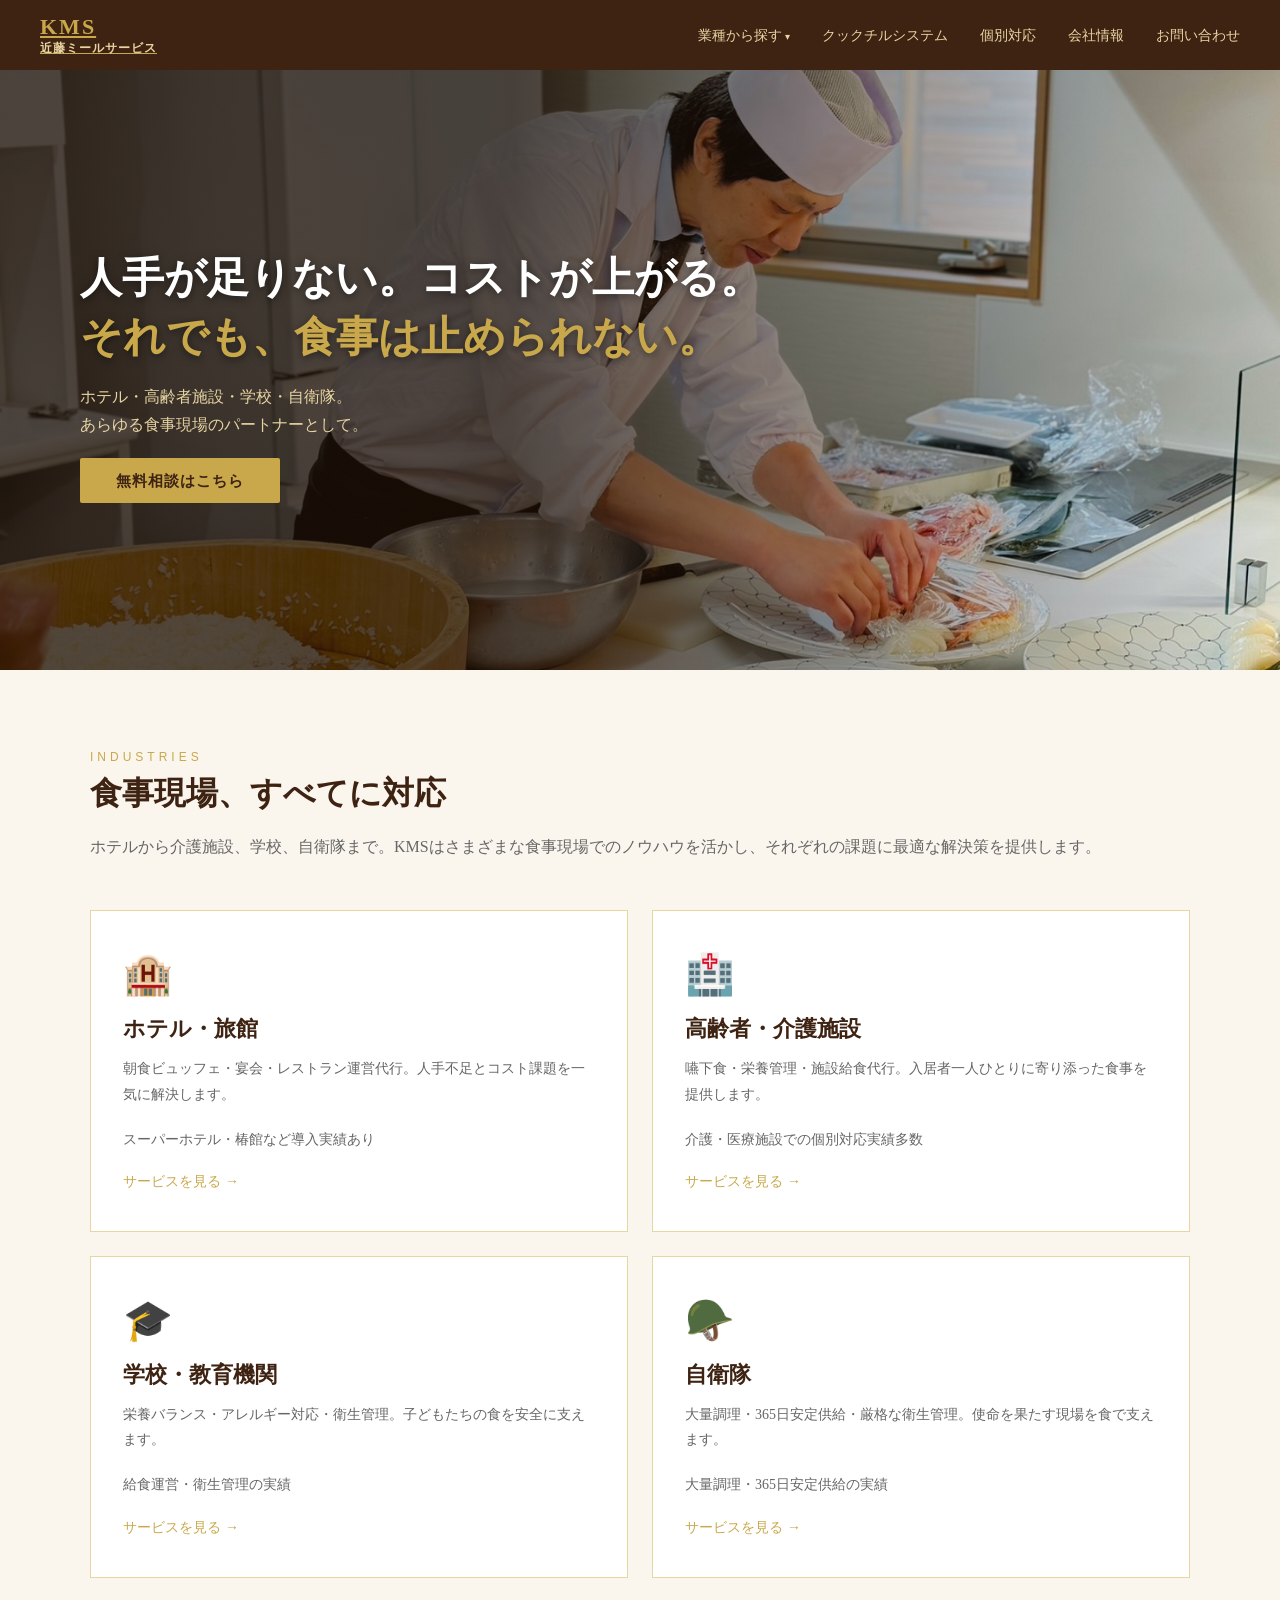
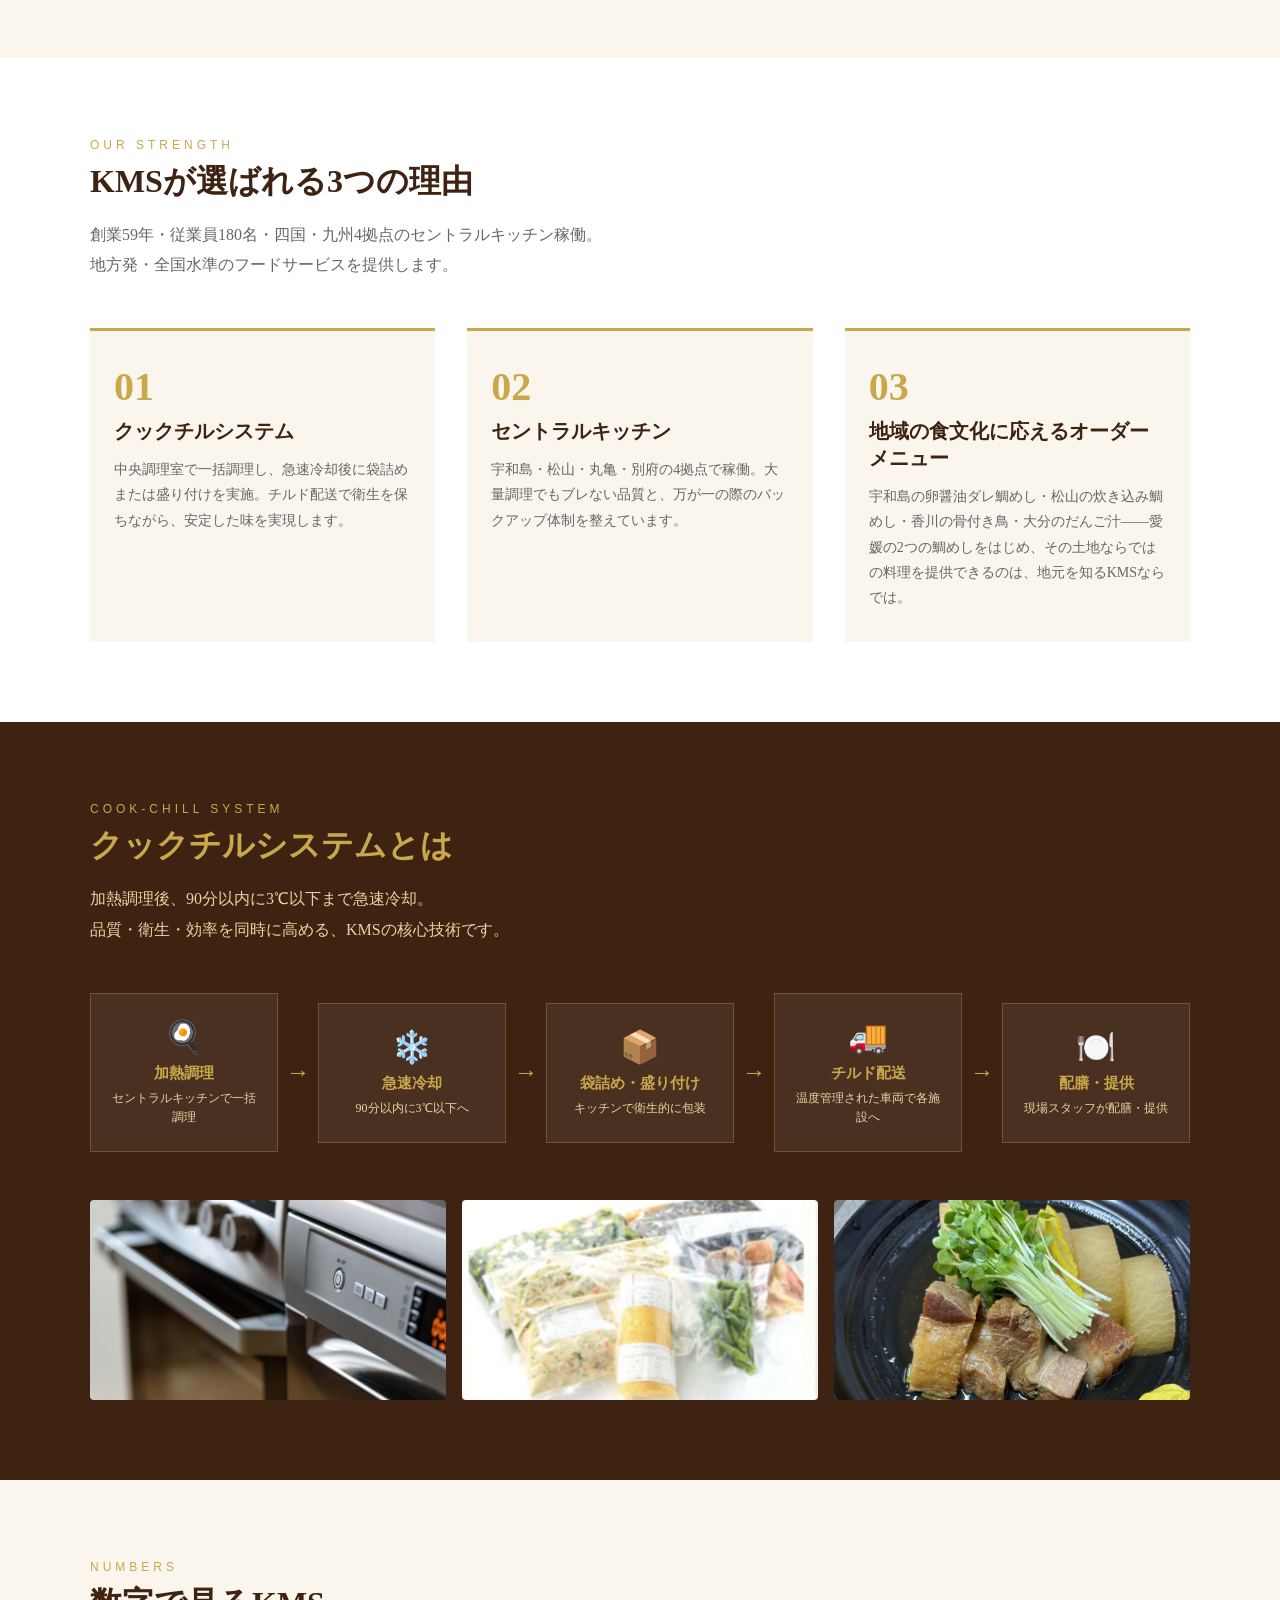
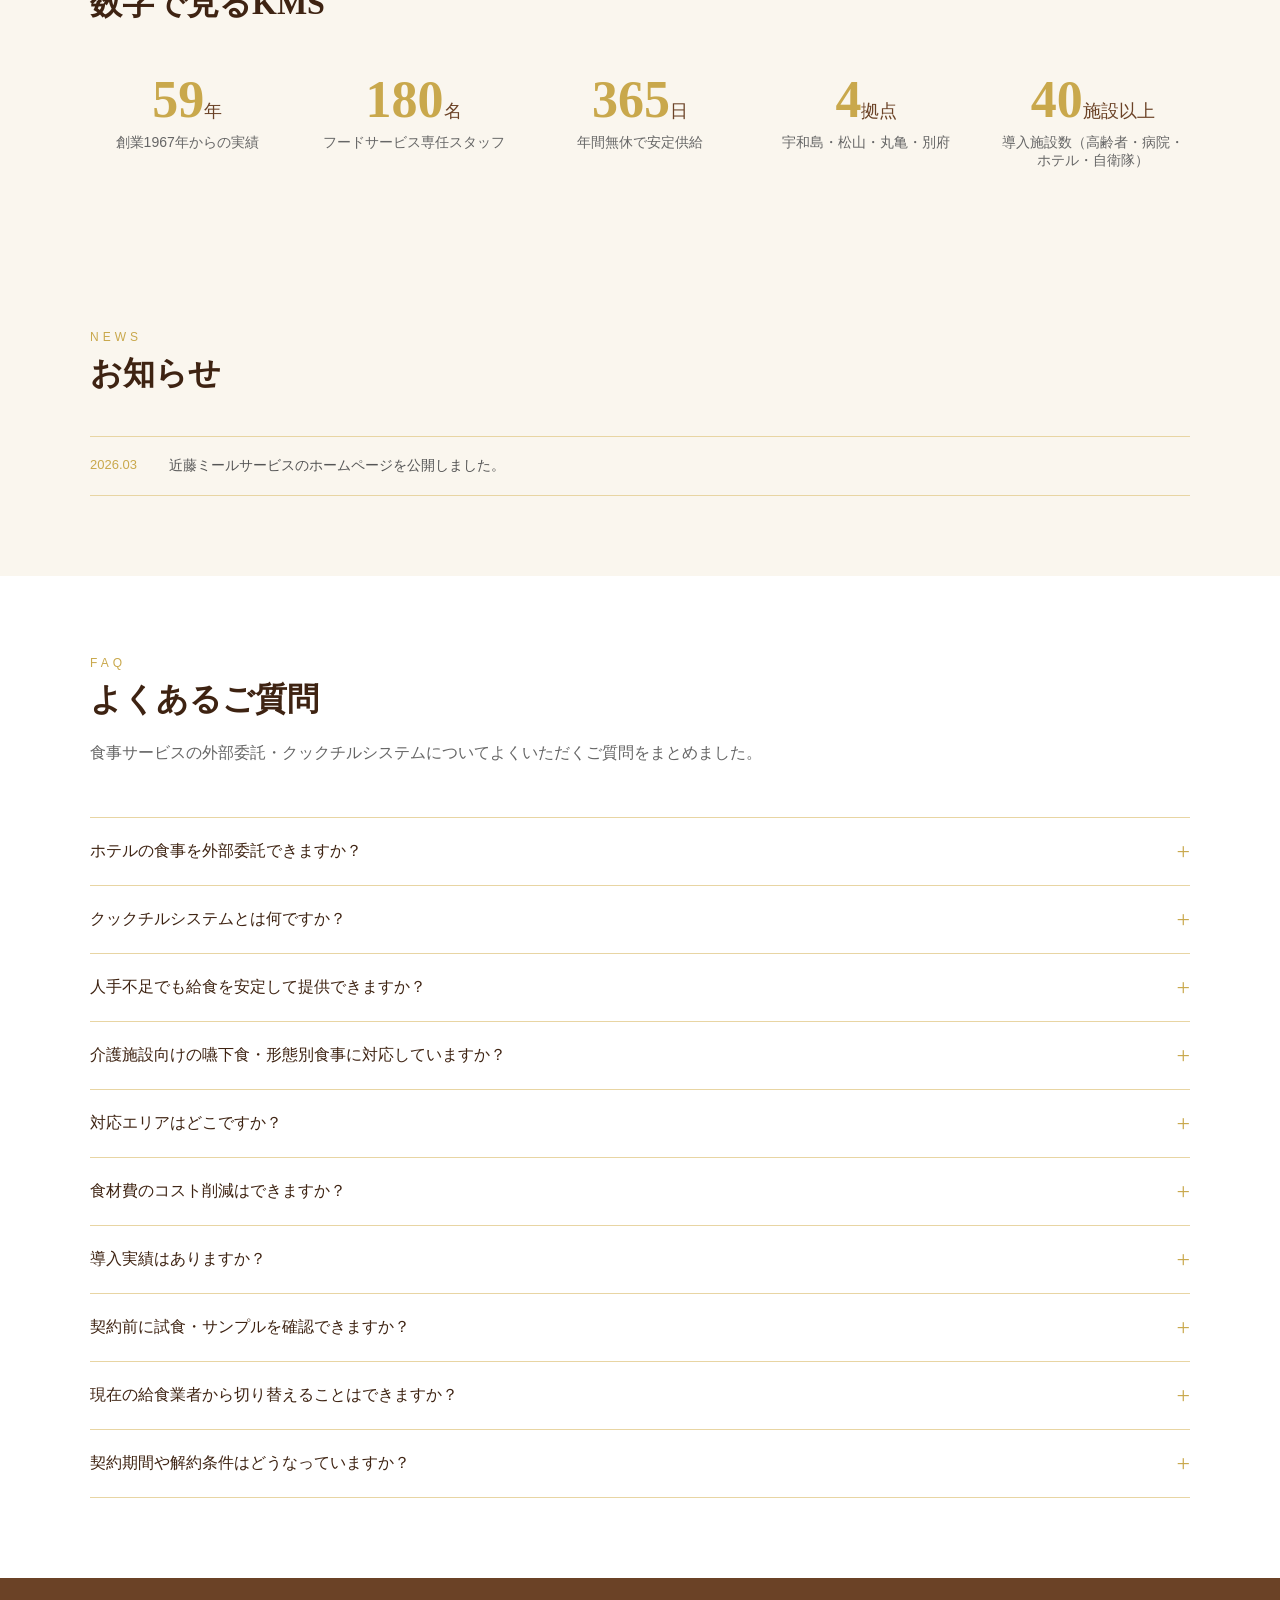
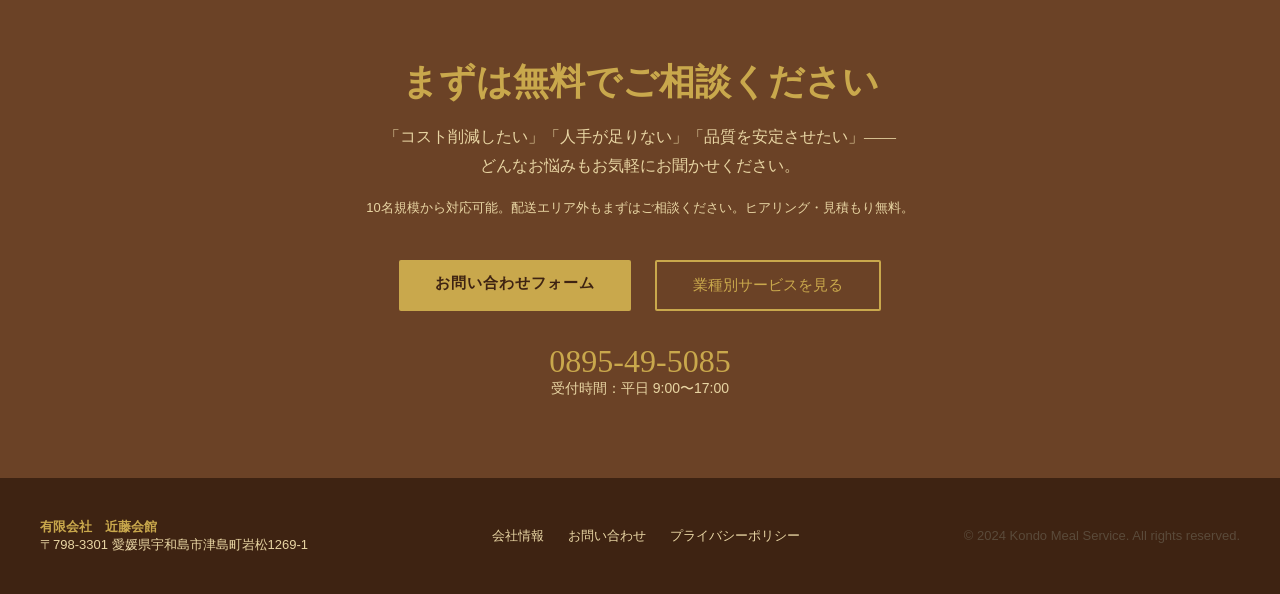
<file: index.html>
<!DOCTYPE html>
<html lang="ja">
<head>
  <meta charset="UTF-8">
  <meta name="viewport" content="width=device-width, initial-scale=1.0">
  <meta name="description" content="創業1967年の給食・フードサービス会社。ホテル・高齢者施設・学校・自衛隊向けにクックチルシステムと4拠点のセントラルキッチンで365日安定供給。人手不足・コスト削減・品質安定をまるごと解決します。愛媛・香川・大分対応。">
  <!-- Google Analytics -->
  <script async src="https://www.googletagmanager.com/gtag/js?id=G-E650L9RPHG"></script>
  <script>
    window.dataLayer = window.dataLayer || [];
    function gtag(){dataLayer.push(arguments);}
    gtag('js', new Date());
    gtag('config', 'G-E650L9RPHG');
  </script>
  <meta name="google-site-verification" content="cL2Dywq-6Rsle-YOHJGY-b7EdzHHgZmKYiyEnz7kefI" />
  <meta name="msvalidate.01" content="62F02645BDF1A7B26A141876A9000EF4" />
  <title>近藤ミールサービス | 給食・フードサービスのプロフェッショナル</title>
  <script type="application/ld+json">
  {
    "@context": "https://schema.org",
    "@graph": [
      {
        "@type": "Organization",
        "@id": "https://satoshi291-max.github.io/kondo-meal-hp/#organization",
        "name": "近藤ミールサービス（KMS）",
        "legalName": "有限会社 近藤会館",
        "url": "https://satoshi291-max.github.io/kondo-meal-hp/",
        "foundingDate": "1967",
        "numberOfEmployees": {"@type": "QuantitativeValue", "value": 180},
        "address": {
          "@type": "PostalAddress",
          "streetAddress": "津島町岩松1269-1",
          "addressLocality": "宇和島市",
          "addressRegion": "愛媛県",
          "postalCode": "798-3301",
          "addressCountry": "JP"
        },
        "telephone": "+81-895-49-5085",
        "description": "創業1967年。ホテル・高齢者施設・学校・自衛隊向けの給食・フードサービスを提供。クックチルシステムと4拠点のセントラルキッチンで、人手不足・コスト・品質の課題をまるごと解決します。",
        "areaServed": [
          {"@type": "State", "name": "愛媛県"},
          {"@type": "State", "name": "香川県"},
          {"@type": "State", "name": "大分県"}
        ],
        "knowsAbout": ["給食サービス", "クックチルシステム", "ホテル向け食事サービス", "介護施設給食", "学校給食", "嚥下食", "大量調理", "フードサービス"]
      },
      {
        "@type": "FAQPage",
        "mainEntity": [
          {
            "@type": "Question",
            "name": "ホテルの食事を外部委託できますか？",
            "acceptedAnswer": {
              "@type": "Answer",
              "text": "はい、対応しています。KMS近藤ミールサービスでは、ホテルの朝食ビュッフェ・宴会・パーティー料理・レストラン運営代行に対応しています。クックチルシステムにより少人数スタッフでも高品質な食事を安定提供できます。お気軽にご相談ください（TEL: 0895-49-5085）。"
            }
          },
          {
            "@type": "Question",
            "name": "クックチルシステムとは何ですか？",
            "acceptedAnswer": {
              "@type": "Answer",
              "text": "クックチルとは、加熱調理した食品を90分以内に3℃以下まで急速冷却し、衛生的に保管・配送する食品製造技術です。KMSではこの技術により、少ない調理スタッフでも大量の食事を安定した品質で提供することができます。食材廃棄ロスの削減や衛生管理の徹底にも効果があります。"
            }
          },
          {
            "@type": "Question",
            "name": "人手不足でも給食・食事サービスを安定して提供できますか？",
            "acceptedAnswer": {
              "@type": "Answer",
              "text": "はい、可能です。KMSのクックチルシステムとセントラルキッチン（宇和島・松山・丸亀・別府の4拠点）を活用することで、現地の調理スタッフを最小限に抑えながら365日・3食の安定した食事提供を実現します。ホテル・介護施設・学校・自衛隊など幅広い現場での実績があります。"
            }
          },
          {
            "@type": "Question",
            "name": "介護施設向けの嚥下食・形態別食事に対応していますか？",
            "acceptedAnswer": {
              "@type": "Answer",
              "text": "はい、対応しています。常食・軟食・ミキサー食・ゼリー食など、入居者の噛む力・飲み込む力に合わせた形態別食事を提供します。管理栄養士による栄養管理・疾患別制限食（減塩・糖尿病食等）・アレルギー対応食にも対応しています。"
            }
          },
          {
            "@type": "Question",
            "name": "対応エリアはどこですか？",
            "acceptedAnswer": {
              "@type": "Answer",
              "text": "自社配送エリアは愛媛県全域・香川県（中讃・西讃）・大分県（中部・北部・玖珠町）です。全国への宅配配送にも対応しています。拠点は宇和島（本社）・松山・丸亀・別府の4か所にセントラルキッチンを構えています。"
            }
          },
          {
            "@type": "Question",
            "name": "食材費のコスト削減はできますか？",
            "acceptedAnswer": {
              "@type": "Answer",
              "text": "はい、可能です。KMSのセントラルキッチンによる大量調理のスケールメリットと、長年培った食材調達力により、品質を維持しながらコストを最適化します。食材廃棄ロスの低減にも取り組んでいます。"
            }
          },
          {
            "@type": "Question",
            "name": "導入実績はありますか？",
            "acceptedAnswer": {
              "@type": "Answer",
              "text": "はい、創業1967年以来、高齢者施設・病院・ホテル・自衛隊駐屯地を含む40施設以上に導入実績があります。愛媛・香川・大分エリアで長年の信頼と実績を積み重ねています。"
            }
          },
          {
            "@type": "Question",
            "name": "契約前に試食・サンプルを確認できますか？",
            "acceptedAnswer": {
              "@type": "Answer",
              "text": "はい、可能です。契約前の試食・サンプル提供に対応しています。また、複数の関係者にまとめてご確認いただける試食会も実施しています。まずはお気軽にご相談ください（TEL: 0895-49-5085）。"
            }
          },
          {
            "@type": "Question",
            "name": "現在の給食業者から切り替えることはできますか？",
            "acceptedAnswer": {
              "@type": "Answer",
              "text": "はい、既存業者からの切り替えに対応しています。現在の体制・課題をヒアリングした上で、スムーズに移行できるプランをご提案します。まずは無料相談からお気軽にどうぞ（TEL: 0895-49-5085）。"
            }
          },
          {
            "@type": "Question",
            "name": "契約期間や解約条件はどうなっていますか？",
            "acceptedAnswer": {
              "@type": "Answer",
              "text": "契約期間の縛りはありません。解約をご希望の場合は、3ヶ月前までにご連絡いただき、双方の合意のもとで対応いたします。長期的なパートナーとして、まずは安心してご導入ください。"
            }
          }
        ]
      }
    ]
  }
  </script>
  <script src="https://identity.netlify.com/v1/netlify-identity-widget.js"></script>
  <script>
    if (window.netlifyIdentity) {
      window.netlifyIdentity.on("init", user => {
        if (!user) {
          window.netlifyIdentity.on("login", () => {
            document.location.href = "/admin/";
          });
        }
      });
    }
  </script>
  <style>
    * { margin: 0; padding: 0; box-sizing: border-box; }

    :root {
      --gold: #c9a84c;
      --gold-light: #e8d5a3;
      --brown: #6b4226;
      --brown-dark: #3e2312;
      --beige: #faf6ee;
      --beige-dark: #f0e8d6;
      --text: #333;
      --white: #fff;
    }

    body {
      font-family: 'Hiragino Mincho ProN', 'Yu Mincho', serif;
      color: var(--text);
      background: var(--white);
    }

    /* ── ナビ ── */
    header {
      background: var(--brown-dark);
      padding: 0 40px;
      display: flex;
      align-items: center;
      justify-content: space-between;
      height: 70px;
      position: sticky;
      top: 0;
      z-index: 100;
    }
    .logo {
      color: var(--gold);
      font-size: 22px;
      font-weight: bold;
      letter-spacing: 2px;
    }
    .logo span { font-size: 12px; color: var(--gold-light); display: block; letter-spacing: 1px; }
    nav a {
      color: var(--gold-light);
      text-decoration: none;
      margin-left: 28px;
      font-size: 14px;
      font-family: 'Hiragino Kaku Gothic ProN', sans-serif;
    }
    nav a:hover { color: var(--gold); }

    /* ── ドロップダウン ── */
    .nav-dropdown { position: relative; display: inline-block; margin-left: 28px; }
    .nav-dropdown-toggle { color: var(--gold-light); text-decoration: none; font-size: 14px; font-family: 'Hiragino Kaku Gothic ProN', sans-serif; cursor: pointer; }
    .nav-dropdown-toggle::after { content: " ▾"; font-size: 10px; }
    .nav-dropdown:hover .nav-dropdown-toggle { color: var(--gold); }
    .dropdown-menu { display: none; position: absolute; top: 100%; left: 0; background: var(--brown-dark); border: 1px solid rgba(201,168,76,0.3); min-width: 160px; z-index: 200; padding: 8px 0; }
    .nav-dropdown:hover .dropdown-menu { display: block; }
    .dropdown-menu a { display: block; color: var(--gold-light); text-decoration: none; padding: 10px 20px; font-size: 13px; font-family: 'Hiragino Kaku Gothic ProN', sans-serif; margin-left: 0; border-bottom: 1px solid rgba(201,168,76,0.1); }
    .dropdown-menu a:hover { color: var(--gold); background: rgba(255,255,255,0.05); }
    .dropdown-menu a:last-child { border-bottom: none; }

    /* ── 業種カード ── */
    .industry-section { background: var(--beige); }
    .industry-cards { display: grid; grid-template-columns: repeat(2, 1fr); gap: 24px; margin-top: 48px; }
    .industry-card { background: var(--white); border: 1px solid var(--gold-light); padding: 40px 32px; text-decoration: none; display: block; transition: border-color 0.2s, box-shadow 0.2s; }
    .industry-card:hover { border-color: var(--gold); box-shadow: 0 4px 16px rgba(62,35,18,0.08); }
    .industry-icon { font-size: 40px; margin-bottom: 16px; }
    .industry-card h3 { font-size: 22px; color: var(--brown-dark); margin-bottom: 12px; }
    .industry-card p { font-size: 14px; color: #666; line-height: 1.8; margin-bottom: 20px; }
    .industry-link { color: var(--gold); font-size: 14px; font-family: sans-serif; }
    .hamburger {
      display: none;
      flex-direction: column;
      gap: 5px;
      cursor: pointer;
      padding: 4px;
    }
    .hamburger span {
      width: 24px;
      height: 2px;
      background: var(--gold);
      display: block;
    }
    .mobile-menu {
      display: none;
      flex-direction: column;
      background: var(--brown-dark);
      padding: 16px 20px;
      border-top: 1px solid rgba(201,168,76,0.2);
    }
    .mobile-menu a {
      color: var(--gold-light);
      text-decoration: none;
      padding: 12px 0;
      font-size: 15px;
      font-family: 'Hiragino Kaku Gothic ProN', sans-serif;
      border-bottom: 1px solid rgba(201,168,76,0.1);
    }
    .mobile-menu.open { display: flex; }
    @media (max-width: 768px) {
      .hamburger { display: flex; }
    }

    /* ── ヒーロー ── */
    .hero {
      position: relative;
      height: 600px;
      overflow: hidden;
    }
    .hero-overlay {
      position: absolute;
      inset: 0;
      background: linear-gradient(to right, rgba(30,15,5,0.75) 40%, transparent 100%);
      display: flex;
      align-items: center;
      padding: 0 80px;
    }
    .hero-text h1 {
      color: var(--white);
      font-size: 42px;
      line-height: 1.4;
      margin-bottom: 16px;
      text-shadow: 0 2px 8px rgba(0,0,0,0.5);
    }
    .hero-text h1 span { color: var(--gold); }
    .hero-text p {
      color: var(--gold-light);
      font-size: 16px;
      margin-bottom: 32px;
      line-height: 1.8;
    }
    .btn-primary {
      background: var(--gold);
      color: var(--brown-dark);
      padding: 14px 36px;
      text-decoration: none;
      font-size: 15px;
      font-weight: bold;
      border-radius: 2px;
      font-family: 'Hiragino Kaku Gothic ProN', sans-serif;
      letter-spacing: 1px;
    }
    .btn-primary:hover { background: #e8c460; }

    /* ── セクション共通 ── */
    section { padding: 80px 40px; }
    .section-label {
      font-family: 'Hiragino Kaku Gothic ProN', sans-serif;
      font-size: 12px;
      color: var(--gold);
      letter-spacing: 4px;
      text-transform: uppercase;
      margin-bottom: 8px;
    }
    h2 {
      font-size: 32px;
      color: var(--brown-dark);
      margin-bottom: 16px;
    }
    .lead {
      font-size: 16px;
      color: #666;
      line-height: 1.9;
      margin-bottom: 48px;
    }
    .container { max-width: 1100px; margin: 0 auto; }

    /* ── ホテル実績 ── */
    .hotel-section { background: var(--beige); }
    .hotel-grid {
      display: grid;
      grid-template-columns: 1fr 1fr;
      gap: 40px;
      align-items: center;
    }
    .hotel-img-block {
      display: grid;
      grid-template-columns: 1fr 1fr;
      gap: 12px;
    }
    .hotel-text h3 { font-size: 26px; color: var(--brown); margin-bottom: 16px; }
    .hotel-text p { line-height: 1.9; color: #555; margin-bottom: 16px; }
    .tag-list { display: flex; flex-wrap: wrap; gap: 8px; margin-top: 24px; }
    .tag {
      background: var(--brown);
      color: var(--gold-light);
      padding: 6px 16px;
      font-size: 13px;
      border-radius: 2px;
      font-family: sans-serif;
    }

    /* ── 強み3本柱 ── */
    .strengths-section { background: var(--white); }
    .strength-cards {
      display: grid;
      grid-template-columns: repeat(3, 1fr);
      gap: 32px;
      margin-top: 48px;
    }
    .strength-card {
      border-top: 3px solid var(--gold);
      padding: 32px 24px;
      background: var(--beige);
    }
    .strength-card .num {
      font-size: 40px;
      color: var(--gold);
      font-family: Georgia, serif;
      font-weight: bold;
      margin-bottom: 8px;
    }
    .strength-card h3 { font-size: 20px; color: var(--brown-dark); margin-bottom: 12px; }
    .strength-card p { font-size: 14px; color: #666; line-height: 1.8; }

    /* ── クックチルシステム ── */
    .cookchil-section { background: var(--brown-dark); color: var(--white); }
    .cookchil-section h2 { color: var(--gold); }
    .cookchil-section .lead { color: var(--gold-light); }
    .cookchil-flow {
      display: flex;
      align-items: center;
      gap: 0;
      margin-top: 48px;
      flex-wrap: wrap;
    }
    .flow-step {
      flex: 1;
      min-width: 140px;
      text-align: center;
      padding: 24px 16px;
      background: rgba(255,255,255,0.06);
      border: 1px solid rgba(201,168,76,0.3);
    }
    .flow-step .icon { font-size: 32px; margin-bottom: 8px; }
    .flow-step h4 { color: var(--gold); font-size: 15px; margin-bottom: 6px; }
    .flow-step p { font-size: 12px; color: var(--gold-light); line-height: 1.6; }
    .flow-arrow {
      color: var(--gold);
      font-size: 24px;
      padding: 0 8px;
      flex-shrink: 0;
    }
    .cookchil-img {
      margin-top: 48px;
      background: rgba(255,255,255,0.05);
      border: 2px dashed var(--gold);
      border-radius: 4px;
      padding: 40px;
      text-align: center;
      color: var(--gold-light);
      font-family: sans-serif;
      font-size: 14px;
    }
    .cookchil-img::before { content: "📷"; font-size: 32px; display: block; margin-bottom: 8px; }

    /* ── 個別対応 ── */
    .custom-section { background: var(--beige-dark); }
    .custom-grid {
      display: grid;
      grid-template-columns: 1fr 1fr;
      gap: 48px;
      align-items: start;
      margin-top: 48px;
    }
    .custom-list { list-style: none; }
    .custom-list li {
      padding: 16px 0;
      border-bottom: 1px solid var(--gold-light);
      display: flex;
      align-items: flex-start;
      gap: 12px;
      font-size: 15px;
      line-height: 1.7;
    }
    .custom-list li::before {
      content: "✓";
      color: var(--gold);
      font-weight: bold;
      font-size: 18px;
      flex-shrink: 0;
    }
    .custom-img-block {
      display: grid;
      grid-template-columns: 1fr 1fr;
      gap: 12px;
    }

    /* ── 導入実績 ── */
    .results-section { background: var(--white); }
    .result-cards {
      display: grid;
      grid-template-columns: repeat(4, 1fr);
      gap: 24px;
      margin-top: 48px;
    }
    .result-card {
      text-align: center;
      padding: 32px 16px;
      border: 1px solid var(--gold-light);
    }
    .result-card .icon { font-size: 40px; margin-bottom: 12px; }
    .result-card h3 { font-size: 16px; color: var(--brown); margin-bottom: 8px; }
    .result-card p { font-size: 13px; color: #888; line-height: 1.6; }
    .result-card.highlight { background: var(--brown-dark); border-color: var(--gold); }
    .result-card.highlight h3 { color: var(--gold); }
    .result-card.highlight p { color: var(--gold-light); }

    /* ── 数字で見る実績 ── */
    .numbers-section { background: var(--beige); }
    .numbers-grid {
      display: grid;
      grid-template-columns: repeat(5, 1fr);
      gap: 32px;
      margin-top: 48px;
      text-align: center;
    }
    .number-item .num {
      font-size: 52px;
      color: var(--gold);
      font-family: Georgia, serif;
      font-weight: bold;
      line-height: 1;
    }
    .number-item .unit { font-size: 18px; color: var(--brown); }
    .number-item p { font-size: 14px; color: #666; margin-top: 8px; font-family: sans-serif; }

    /* ── お問い合わせ ── */
    .cta-section { background: var(--brown); text-align: center; padding: 80px 40px; }
    .cta-section h2 { color: var(--gold); font-size: 36px; margin-bottom: 16px; }
    .cta-section p { color: var(--gold-light); font-size: 16px; margin-bottom: 40px; line-height: 1.8; }
    .cta-buttons { display: flex; gap: 24px; justify-content: center; flex-wrap: wrap; }
    .btn-secondary {
      border: 2px solid var(--gold);
      color: var(--gold);
      padding: 14px 36px;
      text-decoration: none;
      font-size: 15px;
      font-family: 'Hiragino Kaku Gothic ProN', sans-serif;
      border-radius: 2px;
    }
    .btn-secondary:hover { background: rgba(201,168,76,0.1); }
    .tel {
      color: var(--gold);
      font-size: 32px;
      font-family: Georgia, serif;
      margin-top: 32px;
    }
    .tel span { font-size: 14px; display: block; color: var(--gold-light); font-family: sans-serif; }

    /* ── フッター ── */
    footer {
      background: var(--brown-dark);
      color: var(--gold-light);
      padding: 40px;
      font-family: sans-serif;
      font-size: 13px;
      display: flex;
      justify-content: space-between;
      align-items: center;
      flex-wrap: wrap;
      gap: 16px;
    }
    footer a { color: var(--gold-light); text-decoration: none; margin-left: 20px; }

    /* ── レスポンシブ（スマホ） ── */
    @media (max-width: 768px) {
      header {
        padding: 0 20px;
        height: 60px;
      }
      nav { display: none; }

      .hero { height: 420px; }
      .hero-overlay { padding: 0 24px; }
      .hero-text h1 { font-size: 26px; }
      .hero-text p { font-size: 14px; margin-bottom: 20px; }
      .btn-primary { padding: 12px 24px; font-size: 14px; }

      section { padding: 56px 20px; }
      h2 { font-size: 24px; }
      .lead { font-size: 14px; margin-bottom: 32px; }

      .hotel-grid { grid-template-columns: 1fr; }
      .hotel-img-block { grid-template-columns: 1fr 1fr; }

      .strength-cards { grid-template-columns: 1fr; gap: 20px; }

      .cookchil-flow { flex-direction: column; gap: 4px; }
      .flow-arrow { transform: rotate(90deg); }
      .flow-step { min-width: unset; width: 100%; }

      .custom-grid { grid-template-columns: 1fr; }
      .custom-img-block { grid-template-columns: 1fr 1fr; }

      .numbers-grid { grid-template-columns: 1fr 1fr; gap: 24px; }
      .number-item .num { font-size: 40px; }

      .result-cards { grid-template-columns: 1fr 1fr; gap: 16px; }
      .industry-cards { grid-template-columns: 1fr; }

      .cta-section h2 { font-size: 26px; }
      .cta-buttons { flex-direction: column; align-items: center; }
      .tel { font-size: 26px; }

      footer { flex-direction: column; gap: 12px; text-align: center; padding: 32px 20px; }
      footer a { margin-left: 12px; }
    }

    /* ── FAQ ── */
    .faq-section { background: var(--white); }
    .faq-list { margin-top: 48px; border-top: 1px solid var(--gold-light); }
    .faq-item { border-bottom: 1px solid var(--gold-light); }
    .faq-item summary { padding: 20px 0; cursor: pointer; font-size: 16px; color: var(--brown-dark); list-style: none; display: flex; justify-content: space-between; align-items: center; gap: 16px; }
    .faq-item summary::-webkit-details-marker { display: none; }
    .faq-item summary::after { content: "+"; color: var(--gold); font-size: 24px; font-weight: 300; flex-shrink: 0; }
    .faq-item[open] summary::after { content: "–"; }
    .faq-item p { padding: 0 0 20px; font-size: 15px; color: #555; line-height: 1.9; }

    @media (max-width: 480px) {
      .hero-text h1 { font-size: 22px; }
      .result-cards { grid-template-columns: 1fr; }
      .numbers-grid { grid-template-columns: 1fr 1fr; }
    }
  </style>
</head>
<body>

<!-- ナビゲーション -->
<header>
  <a href="index.html" class="logo">
    KMS
    <span>近藤ミールサービス</span>
  </a>
  <nav>
    <div class="nav-dropdown">
      <a href="#" class="nav-dropdown-toggle">業種から探す</a>
      <div class="dropdown-menu">
        <a href="hotel.html">ホテル・旅館</a>
        <a href="elderly.html">高齢者施設</a>
        <a href="school.html">学校・教育機関</a>
        <a href="jieitai.html">自衛隊</a>
      </div>
    </div>
    <a href="cookchil.html">クックチルシステム</a>
    <a href="custom.html">個別対応</a>
    <a href="company.html">会社情報</a>
    <a href="contact.html">お問い合わせ</a>
  </nav>
  <div class="hamburger" onclick="document.getElementById('mobileMenu').classList.toggle('open')">
    <span></span><span></span><span></span>
  </div>
</header>
<div class="mobile-menu" id="mobileMenu">
  <a href="hotel.html">ホテル・旅館</a>
  <a href="elderly.html">高齢者施設</a>
  <a href="school.html">学校・教育機関</a>
  <a href="jieitai.html">自衛隊</a>
  <a href="cookchil.html">クックチルシステム</a>
  <a href="custom.html">個別対応</a>
  <a href="company.html">会社情報</a>
  <a href="contact.html">お問い合わせ</a>
</div>

<!-- ヒーロー -->
<div class="hero">
  <div class="slideshow">
    <img src="images/hero/1108.jpg" alt="シェフ" class="slide active">
    <img src="images/hotel/タイの活け造.jpg" alt="タイの活け造" class="slide">
    <img src="images/hero/slide_party_c1.jpg" alt="パーティー" class="slide">
    <img src="images/hero/slide_dining3.jpg" alt="食事シーン" class="slide">
    <img src="images/hero/slide_hotel2.jpg" alt="ホテルのワンシーン" class="slide">
  </div>
  <style>
    .slideshow { position:absolute; inset:0; }
    .slide { position:absolute; inset:0; width:100%; height:100%; object-fit:cover; opacity:0; transition:opacity 1s ease-in-out; }
    .slide.active { opacity:1; }
  </style>
  <script>
    (function(){
      var slides = document.querySelectorAll('.slide');
      var current = 0;
      setInterval(function(){
        slides[current].classList.remove('active');
        current = (current + 1) % slides.length;
        slides[current].classList.add('active');
      }, 4000);
    })();
  </script>
  <div class="hero-overlay">
    <div class="hero-text">
      <h1>人手が足りない。コストが上がる。<br><span>それでも、食事は止められない。</span></h1>
      <p>ホテル・高齢者施設・学校・自衛隊。<br>あらゆる食事現場のパートナーとして。</p>
      <a href="contact.html" class="btn-primary">無料相談はこちら</a>
    </div>
  </div>
</div>

<!-- 業種別サービス -->
<section class="industry-section">
  <div class="container">
    <p class="section-label">Industries</p>
    <h2>食事現場、すべてに対応</h2>
    <p class="lead">ホテルから介護施設、学校、自衛隊まで。KMSはさまざまな食事現場でのノウハウを活かし、それぞれの課題に最適な解決策を提供します。</p>
    <div class="industry-cards">
      <a href="hotel.html" class="industry-card">
        <div class="industry-icon">🏨</div>
        <h3>ホテル・旅館</h3>
        <p>朝食ビュッフェ・宴会・レストラン運営代行。人手不足とコスト課題を一気に解決します。</p>
        <p class="industry-achievement">スーパーホテル・椿館など導入実績あり</p>
        <span class="industry-link">サービスを見る →</span>
      </a>
      <a href="elderly.html" class="industry-card">
        <div class="industry-icon">🏥</div>
        <h3>高齢者・介護施設</h3>
        <p>嚥下食・栄養管理・施設給食代行。入居者一人ひとりに寄り添った食事を提供します。</p>
        <p class="industry-achievement">介護・医療施設での個別対応実績多数</p>
        <span class="industry-link">サービスを見る →</span>
      </a>
      <a href="school.html" class="industry-card">
        <div class="industry-icon">🎓</div>
        <h3>学校・教育機関</h3>
        <p>栄養バランス・アレルギー対応・衛生管理。子どもたちの食を安全に支えます。</p>
        <p class="industry-achievement">給食運営・衛生管理の実績</p>
        <span class="industry-link">サービスを見る →</span>
      </a>
      <a href="jieitai.html" class="industry-card">
        <div class="industry-icon">🪖</div>
        <h3>自衛隊</h3>
        <p>大量調理・365日安定供給・厳格な衛生管理。使命を果たす現場を食で支えます。</p>
        <p class="industry-achievement">大量調理・365日安定供給の実績</p>
        <span class="industry-link">サービスを見る →</span>
      </a>
    </div>
  </div>
</section>

<!-- 強み3本柱 -->
<section class="strengths-section">
  <div class="container">
    <p class="section-label">Our Strength</p>
    <h2>KMSが選ばれる3つの理由</h2>
    <p class="lead">創業59年・従業員180名・四国・九州4拠点のセントラルキッチン稼働。<br>地方発・全国水準のフードサービスを提供します。</p>
    <div class="strength-cards">
      <div class="strength-card">
        <div class="num">01</div>
        <h3>クックチルシステム</h3>
        <p>中央調理室で一括調理し、急速冷却後に袋詰めまたは盛り付けを実施。チルド配送で衛生を保ちながら、安定した味を実現します。</p>
      </div>
      <div class="strength-card">
        <div class="num">02</div>
        <h3>セントラルキッチン</h3>
        <p>宇和島・松山・丸亀・別府の4拠点で稼働。大量調理でもブレない品質と、万が一の際のバックアップ体制を整えています。</p>
      </div>
      <div class="strength-card">
        <div class="num">03</div>
        <h3>地域の食文化に応えるオーダーメニュー</h3>
        <p>宇和島の卵醤油ダレ鯛めし・松山の炊き込み鯛めし・香川の骨付き鳥・大分のだんご汁——愛媛の2つの鯛めしをはじめ、その土地ならではの料理を提供できるのは、地元を知るKMSならでは。</p>
      </div>
    </div>
  </div>
</section>

<!-- クックチルシステム詳細 -->
<section class="cookchil-section">
  <div class="container">
    <p class="section-label">Cook-Chill System</p>
    <h2>クックチルシステムとは</h2>
    <p class="lead">加熱調理後、90分以内に3℃以下まで急速冷却。<br>品質・衛生・効率を同時に高める、KMSの核心技術です。</p>
    <div class="cookchil-flow">
      <div class="flow-step">
        <div class="icon">🍳</div>
        <h4>加熱調理</h4>
        <p>セントラルキッチンで一括調理</p>
      </div>
      <div class="flow-arrow">→</div>
      <div class="flow-step">
        <div class="icon">❄️</div>
        <h4>急速冷却</h4>
        <p>90分以内に3℃以下へ</p>
      </div>
      <div class="flow-arrow">→</div>
      <div class="flow-step">
        <div class="icon">📦</div>
        <h4>袋詰め・盛り付け</h4>
        <p>キッチンで衛生的に包装</p>
      </div>
      <div class="flow-arrow">→</div>
      <div class="flow-step">
        <div class="icon">🚚</div>
        <h4>チルド配送</h4>
        <p>温度管理された車両で各施設へ</p>
      </div>
      <div class="flow-arrow">→</div>
      <div class="flow-step">
        <div class="icon">🍽️</div>
        <h4>配膳・提供</h4>
        <p>現場スタッフが配膳・提供</p>
      </div>
    </div>
    <div style="margin-top:48px; display:grid; grid-template-columns:repeat(3,1fr); gap:16px;">
      <img src="images/cookchil/reheat_02.jpg" alt="リヒートクッカー" style="width:100%; height:200px; object-fit:cover; border-radius:4px;">
      <img src="images/hotel/パック_cookchil.jpg" alt="袋詰め工程" style="width:100%; height:200px; object-fit:cover; border-radius:4px;">
      <img src="images/hotel/単品料理.jpg" alt="単品料理" style="width:100%; height:200px; object-fit:cover; border-radius:4px;">
    </div>
  </div>
</section>


<!-- 数字で見る実績 -->
<section class="numbers-section">
  <div class="container">
    <p class="section-label">Numbers</p>
    <h2>数字で見るKMS</h2>
    <div class="numbers-grid">
      <div class="number-item">
        <div><span class="num">59</span><span class="unit">年</span></div>
        <p>創業1967年からの実績</p>
      </div>
      <div class="number-item">
        <div><span class="num">180</span><span class="unit">名</span></div>
        <p>フードサービス専任スタッフ</p>
      </div>
      <div class="number-item">
        <div><span class="num">365</span><span class="unit">日</span></div>
        <p>年間無休で安定供給</p>
      </div>
      <div class="number-item">
        <div><span class="num">4</span><span class="unit">拠点</span></div>
        <p>宇和島・松山・丸亀・別府</p>
      </div>
      <div class="number-item">
        <div><span class="num">40</span><span class="unit">施設以上</span></div>
        <p>導入施設数（高齢者・病院・ホテル・自衛隊）</p>
      </div>
    </div>
  </div>
</section>


<!-- お知らせ -->
<section style="background: var(--beige);">
  <div class="container">
    <p class="section-label">News</p>
    <h2>お知らせ</h2>
    <div style="margin-top: 40px; border-top: 1px solid var(--gold-light);">
      <div style="display: flex; gap: 32px; padding: 20px 0; border-bottom: 1px solid var(--gold-light); font-family: 'Hiragino Kaku Gothic ProN', sans-serif;">
        <span style="font-size: 13px; color: var(--gold); flex-shrink: 0;">2026.03</span>
        <span style="font-size: 14px; color: #555;">近藤ミールサービスのホームページを公開しました。</span>
      </div>
    </div>
  </div>
</section>

<!-- FAQ -->
<section class="faq-section">
  <div class="container">
    <p class="section-label">FAQ</p>
    <h2>よくあるご質問</h2>
    <p class="lead">食事サービスの外部委託・クックチルシステムについてよくいただくご質問をまとめました。</p>
    <div class="faq-list">
      <details class="faq-item">
        <summary>ホテルの食事を外部委託できますか？</summary>
        <p>はい、対応しています。朝食ビュッフェ・宴会・レストラン運営代行まで、ホテルの食事をトータルサポートします。クックチルシステムにより少人数スタッフでも高品質な食事を安定提供できます。</p>
      </details>
      <details class="faq-item">
        <summary>クックチルシステムとは何ですか？</summary>
        <p>加熱調理した食品を90分以内に3℃以下まで急速冷却し、衛生的に保管・配送する技術です。現地の調理スタッフを最小限に抑えながら、品質・衛生・コストを同時に改善できます。</p>
      </details>
      <details class="faq-item">
        <summary>人手不足でも給食を安定して提供できますか？</summary>
        <p>はい、可能です。KMSのクックチル技術と4拠点のセントラルキッチン（宇和島・松山・丸亀・別府）により、現地スタッフを最小限に抑えながら365日・3食の安定供給を実現します。</p>
      </details>
      <details class="faq-item">
        <summary>介護施設向けの嚥下食・形態別食事に対応していますか？</summary>
        <p>はい、対応しています。常食・軟食・ミキサー食・ゼリー食など、入居者の状態に合わせた形態別食事を提供します。管理栄養士による栄養管理・制限食・アレルギー対応食にも対応しています。</p>
      </details>
      <details class="faq-item">
        <summary>対応エリアはどこですか？</summary>
        <p>自社配送エリアは愛媛県全域・香川県（中讃・西讃）・大分県（中部・北部・玖珠町）です。全国への宅配配送にも対応しています。</p>
      </details>
      <details class="faq-item">
        <summary>食材費のコスト削減はできますか？</summary>
        <p>はい、可能です。セントラルキッチンによる大量調理のスケールメリットと長年の食材調達力により、品質を落とさずコストを最適化します。食材廃棄ロスの低減にも取り組んでいます。</p>
      </details>
      <details class="faq-item">
        <summary>導入実績はありますか？</summary>
        <p>はい、創業1967年以来、高齢者施設・病院・ホテル・自衛隊駐屯地を含む40施設以上に導入実績があります。愛媛・香川・大分エリアで長年の信頼と実績を積み重ねています。</p>
      </details>
      <details class="faq-item">
        <summary>契約前に試食・サンプルを確認できますか？</summary>
        <p>はい、可能です。契約前の試食・サンプル提供に対応しています。複数の関係者にまとめてご確認いただける試食会も実施しています。お気軽にご相談ください。</p>
      </details>
      <details class="faq-item">
        <summary>現在の給食業者から切り替えることはできますか？</summary>
        <p>はい、対応しています。現在の体制・課題をヒアリングした上で、スムーズに移行できるプランをご提案します。まずは無料相談からお気軽にどうぞ。</p>
      </details>
      <details class="faq-item">
        <summary>契約期間や解約条件はどうなっていますか？</summary>
        <p>契約期間の縛りはありません。解約をご希望の場合は、3ヶ月前までにご連絡いただき、双方の合意のもとで対応いたします。</p>
      </details>
    </div>
  </div>
</section>

<!-- お問い合わせCTA -->
<section class="cta-section">
  <h2>まずは無料でご相談ください</h2>
  <p>「コスト削減したい」「人手が足りない」「品質を安定させたい」——<br>どんなお悩みもお気軽にお聞かせください。</p>
  <p style="font-size: 13px; color: var(--gold-light); margin-top: -24px; margin-bottom: 40px; font-family: sans-serif;">10名規模から対応可能。配送エリア外もまずはご相談ください。ヒアリング・見積もり無料。</p>
  <div class="cta-buttons">
    <a href="contact.html" class="btn-primary">お問い合わせフォーム</a>
    <a href="#" onclick="document.querySelector('.industry-section').scrollIntoView({behavior:'smooth'}); return false;" class="btn-secondary">業種別サービスを見る</a>
  </div>
  <div class="tel">
    0895-49-5085
    <span>受付時間：平日 9:00〜17:00</span>
  </div>
</section>

<!-- フッター -->
<footer>
  <div>
    <strong style="color: var(--gold);">有限会社　近藤会館</strong><br>
    〒798-3301 愛媛県宇和島市津島町岩松1269-1
  </div>
  <div>
    <a href="company.html">会社情報</a>
    <a href="contact.html">お問い合わせ</a>
    <a href="privacy.html">プライバシーポリシー</a>
  </div>
  <div style="color: #5a4a3a;">© 2024 Kondo Meal Service. All rights reserved.</div>
</footer>

</body>
</html>
</file>
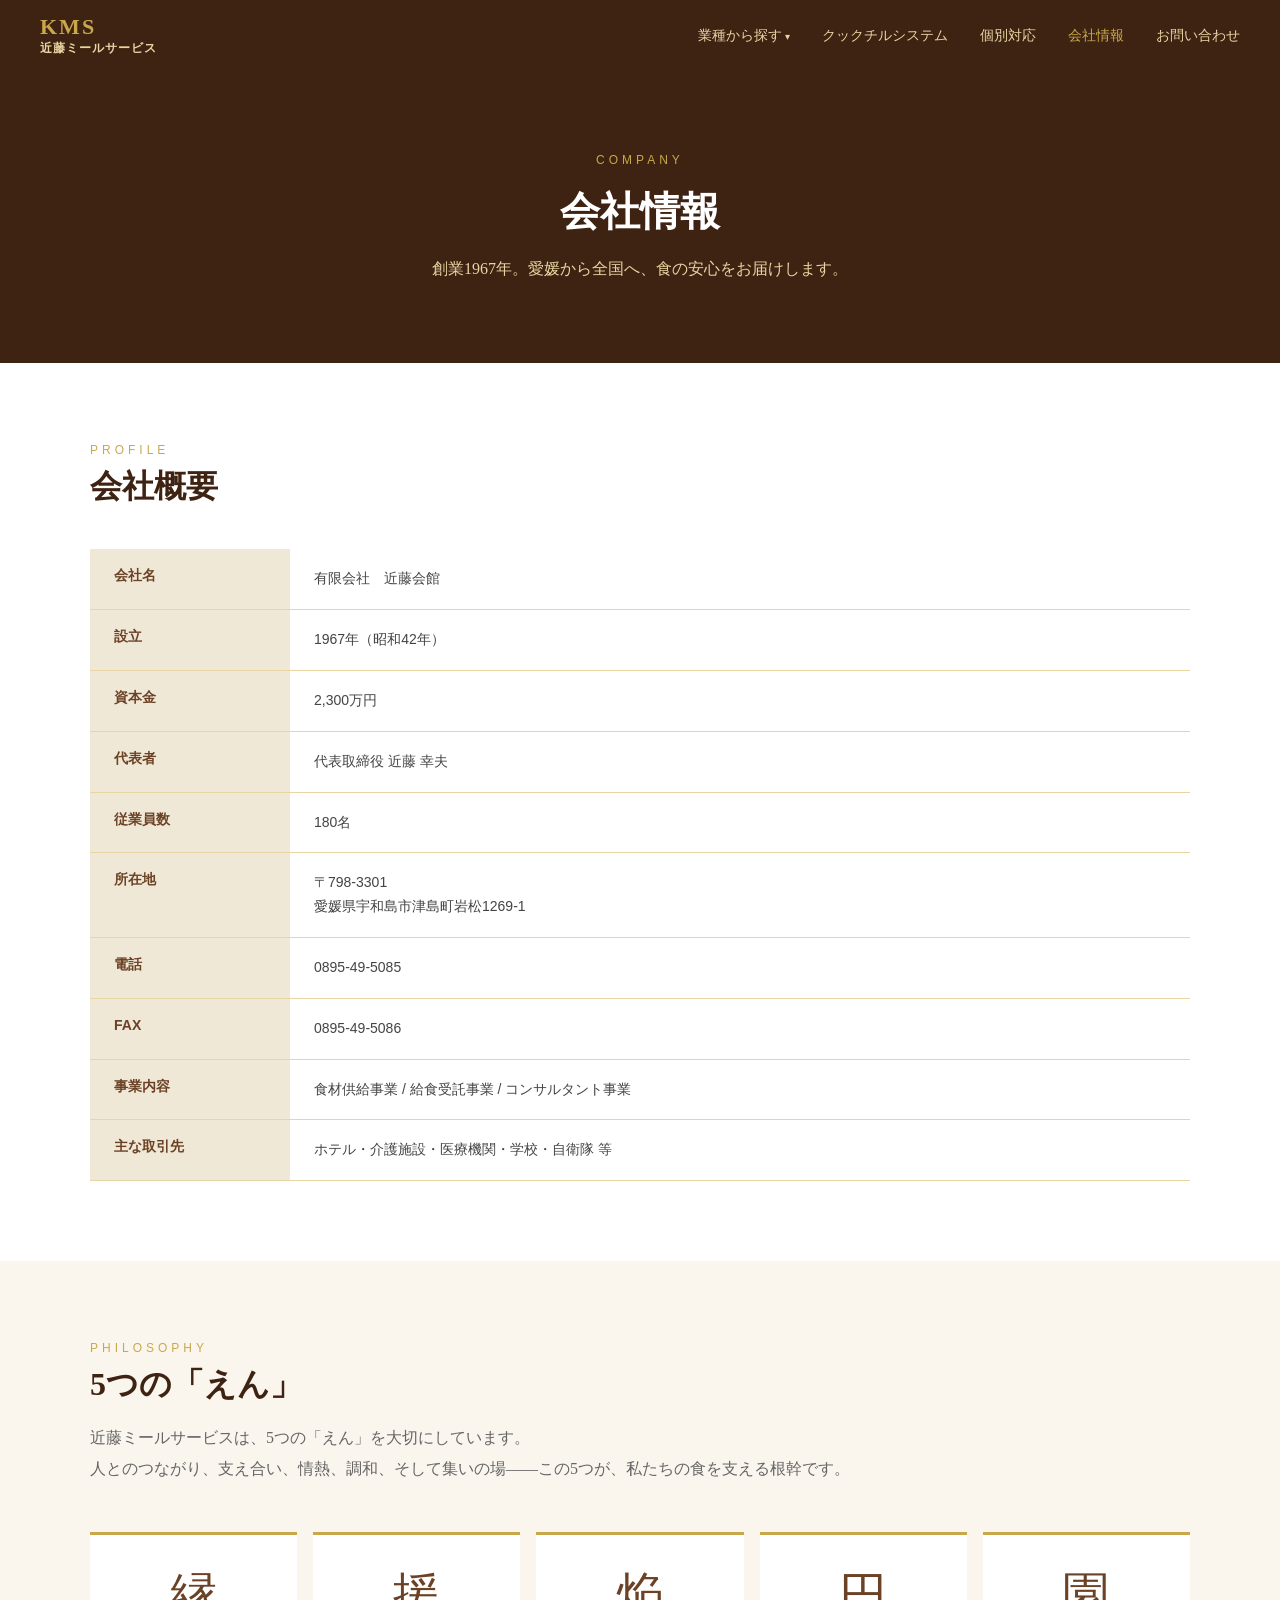
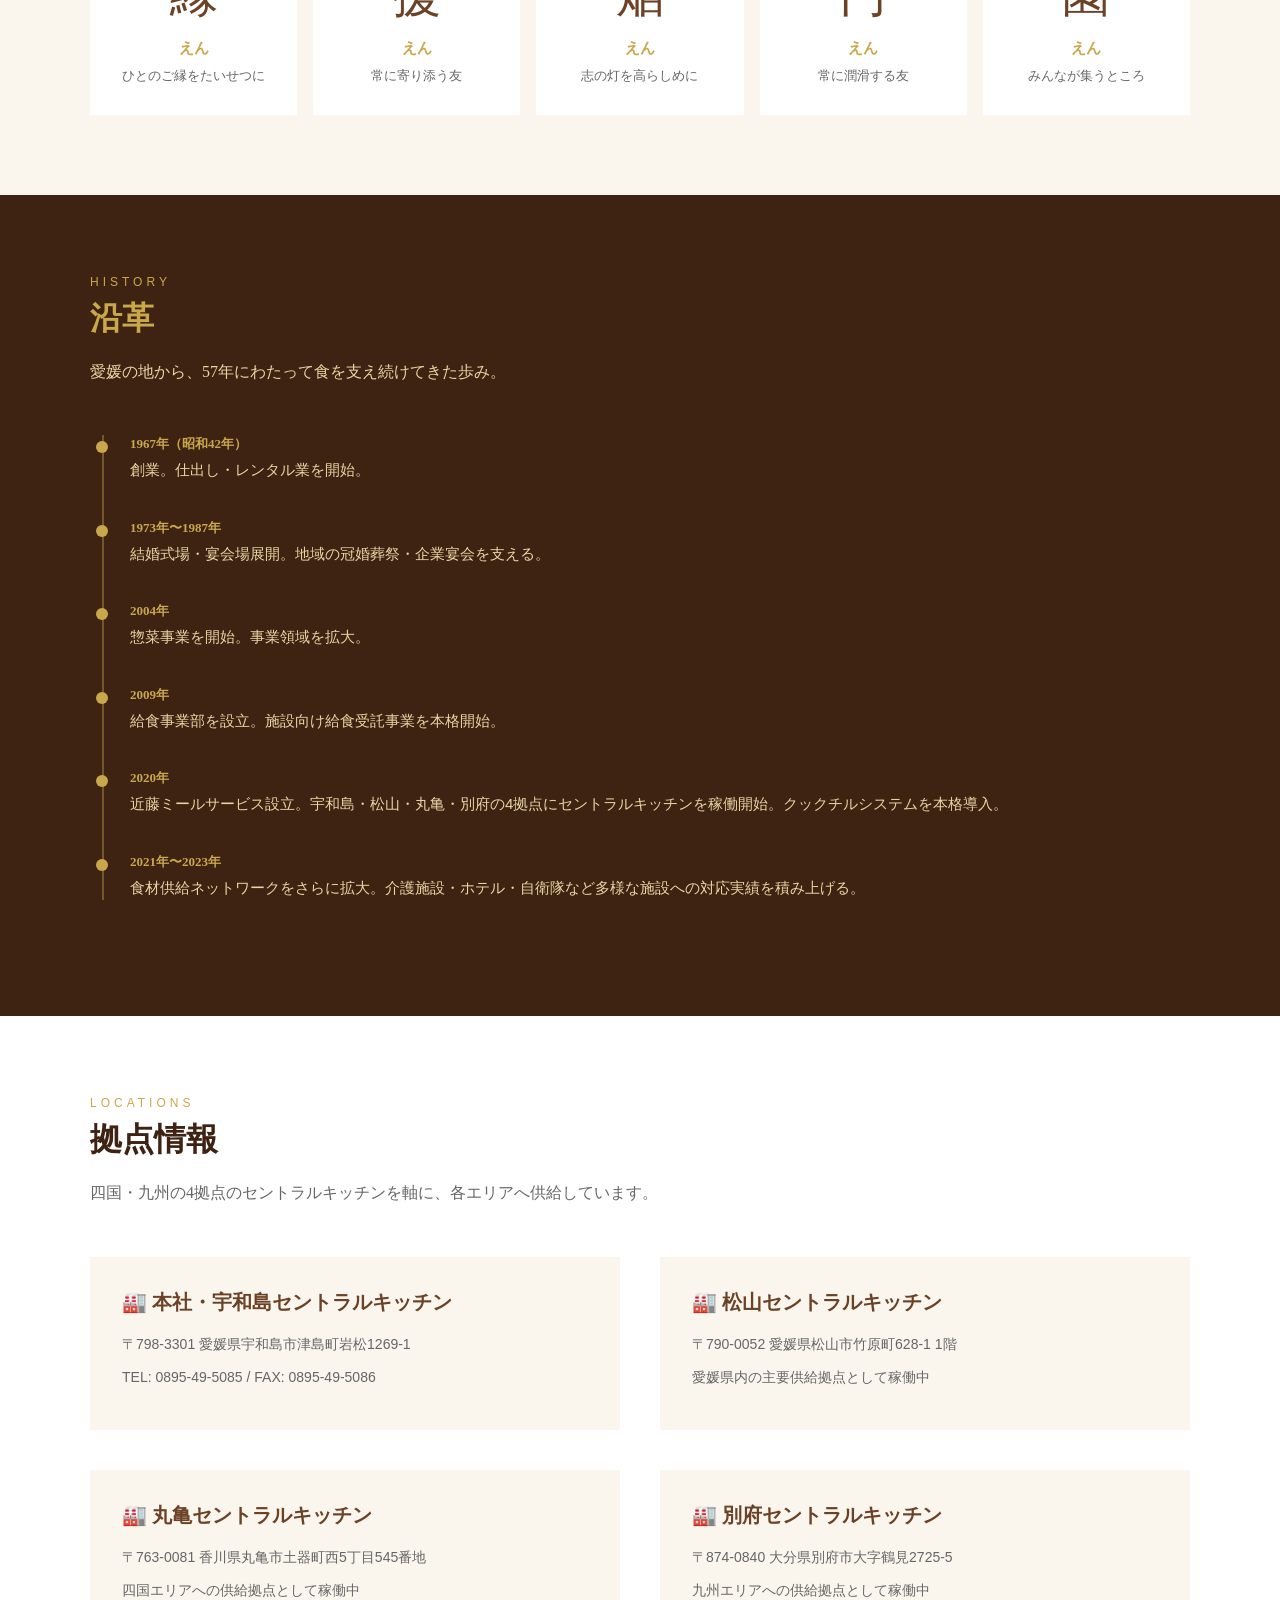
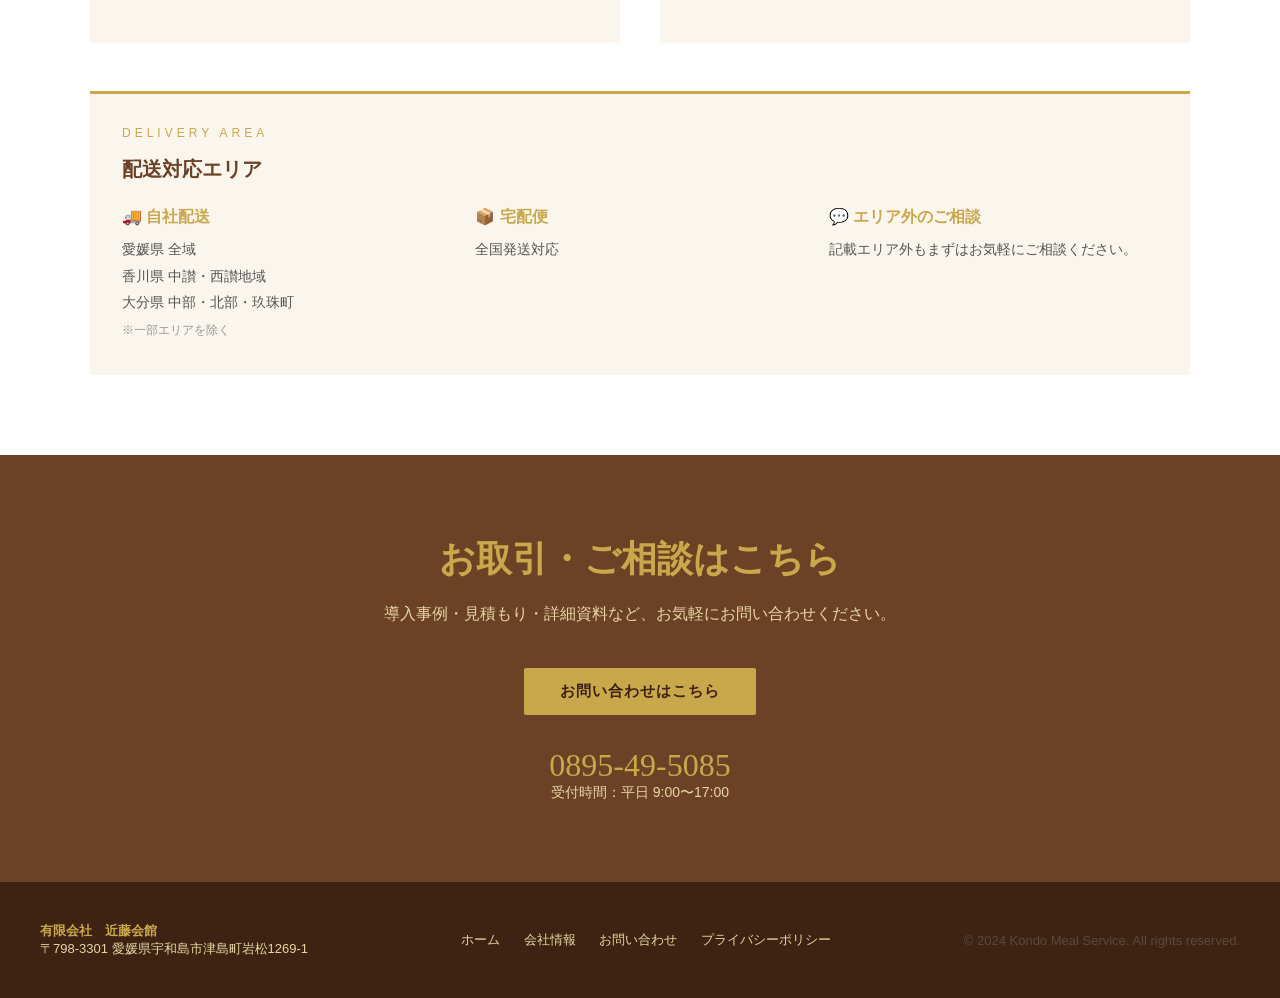
<file: company.html>
<!DOCTYPE html>
<html lang="ja">
<head>
  <meta charset="UTF-8">
  <meta name="viewport" content="width=device-width, initial-scale=1.0">
  <meta name="description" content="有限会社近藤会館（KMS近藤ミールサービス）の会社情報。創業1967年・従業員180名・資本金2300万円。宇和島・松山・丸亀・別府の4拠点セントラルキッチンで愛媛・香川・大分に給食サービスを提供。">
  <!-- Google Analytics -->
  <script async src="https://www.googletagmanager.com/gtag/js?id=G-E650L9RPHG"></script>
  <script>window.dataLayer=window.dataLayer||[];function gtag(){dataLayer.push(arguments);}gtag('js',new Date());gtag('config','G-E650L9RPHG');</script>
  <title>会社情報 | 近藤ミールサービス</title>
  <link rel="stylesheet" href="style.css">
  <style>
    .profile-table {
      width: 100%;
      border-collapse: collapse;
      margin-top: 40px;
      font-family: 'Hiragino Kaku Gothic ProN', sans-serif;
    }
    .profile-table tr { border-bottom: 1px solid var(--gold-light); }
    .profile-table th {
      width: 200px;
      padding: 18px 24px;
      text-align: left;
      color: var(--brown);
      font-size: 14px;
      background: var(--beige-dark);
      vertical-align: top;
    }
    .profile-table td {
      padding: 18px 24px;
      font-size: 14px;
      color: #444;
      line-height: 1.7;
    }

    .history-section { background: var(--brown-dark); }
    .history-section h2 { color: var(--gold); }
    .history-section .lead { color: var(--gold-light); }
    .timeline {
      margin-top: 48px;
      position: relative;
      padding-left: 40px;
    }
    .timeline::before {
      content: "";
      position: absolute;
      left: 12px;
      top: 0;
      bottom: 0;
      width: 2px;
      background: rgba(201,168,76,0.4);
    }
    .timeline-item {
      position: relative;
      margin-bottom: 36px;
    }
    .timeline-item::before {
      content: "";
      position: absolute;
      left: -34px;
      top: 6px;
      width: 12px;
      height: 12px;
      background: var(--gold);
      border-radius: 50%;
    }
    .timeline-item .year {
      color: var(--gold);
      font-size: 13px;
      font-family: Georgia, serif;
      font-weight: bold;
      margin-bottom: 4px;
    }
    .timeline-item p {
      color: var(--gold-light);
      font-size: 15px;
      line-height: 1.7;
      font-family: 'Hiragino Kaku Gothic ProN', sans-serif;
    }

    .philosophy-section { background: var(--beige); }
    .philosophy-grid {
      display: grid;
      grid-template-columns: repeat(5, 1fr);
      gap: 16px;
      margin-top: 48px;
    }
    .philosophy-card {
      background: var(--white);
      border-top: 3px solid var(--gold);
      padding: 28px 16px;
      text-align: center;
    }
    .philosophy-card .kanji {
      font-size: 48px;
      color: var(--brown);
      margin-bottom: 12px;
      font-family: 'Hiragino Mincho ProN', serif;
    }
    .philosophy-card h3 { font-size: 15px; color: var(--gold); margin-bottom: 8px; }
    .philosophy-card p { font-size: 13px; color: #666; line-height: 1.6; }

    .base-section { background: var(--white); }
    .base-grid {
      display: grid;
      grid-template-columns: 1fr 1fr;
      gap: 40px;
      margin-top: 48px;
    }
    .base-card { background: var(--beige); padding: 32px; }
    .base-card h3 { font-size: 20px; color: var(--brown); margin-bottom: 16px; display: flex; align-items: center; gap: 10px; }
    .base-card p { font-size: 14px; color: #666; line-height: 1.8; margin-bottom: 8px; font-family: 'Hiragino Kaku Gothic ProN', sans-serif; }

    @media (max-width: 768px) {
      .profile-table th { width: 120px; padding: 14px 16px; }
      .profile-table td { padding: 14px 16px; }
      .philosophy-grid { grid-template-columns: repeat(3, 1fr); }
      .base-grid { grid-template-columns: 1fr; }
    }
  </style>
</head>
<body>

<header>
  <a href="index.html" class="logo">KMS <span>近藤ミールサービス</span></a>
  <nav>
    <div class="nav-dropdown">
      <a href="#" class="nav-dropdown-toggle">業種から探す</a>
      <div class="dropdown-menu">
        <a href="hotel.html">ホテル・旅館</a>
        <a href="elderly.html">高齢者施設</a>
        <a href="school.html">学校・教育機関</a>
        <a href="jieitai.html">自衛隊</a>
      </div>
    </div>
    <a href="cookchil.html">クックチルシステム</a>
    <a href="custom.html">個別対応</a>
    <a href="company.html" class="active">会社情報</a>
    <a href="contact.html">お問い合わせ</a>
  </nav>
  <div class="hamburger" onclick="document.getElementById('mobileMenu').classList.toggle('open')">
    <span></span><span></span><span></span>
  </div>
</header>
<div class="mobile-menu" id="mobileMenu">
  <a href="hotel.html">ホテル・旅館</a>
  <a href="elderly.html">高齢者施設</a>
  <a href="school.html">学校・教育機関</a>
  <a href="jieitai.html">自衛隊</a>
  <a href="cookchil.html">クックチルシステム</a>
  <a href="custom.html">個別対応</a>
  <a href="company.html">会社情報</a>
  <a href="contact.html">お問い合わせ</a>
</div>

<div class="page-hero">
  <p class="section-label">Company</p>
  <h1>会社情報</h1>
  <p>創業1967年。愛媛から全国へ、食の安心をお届けします。</p>
</div>

<!-- 会社概要 -->
<section style="background: var(--white);">
  <div class="container">
    <p class="section-label">Profile</p>
    <h2>会社概要</h2>
    <table class="profile-table">
      <tr><th>会社名</th><td>有限会社　近藤会館</td></tr>
      <tr><th>設立</th><td>1967年（昭和42年）</td></tr>
      <tr><th>資本金</th><td>2,300万円</td></tr>
      <tr><th>代表者</th><td>代表取締役 近藤 幸夫</td></tr>
      <tr><th>従業員数</th><td>180名</td></tr>
      <tr><th>所在地</th><td>〒798-3301<br>愛媛県宇和島市津島町岩松1269-1</td></tr>
      <tr><th>電話</th><td>0895-49-5085</td></tr>
      <tr><th>FAX</th><td>0895-49-5086</td></tr>
      <tr><th>事業内容</th><td>食材供給事業 / 給食受託事業 / コンサルタント事業</td></tr>
      <tr><th>主な取引先</th><td>ホテル・介護施設・医療機関・学校・自衛隊 等</td></tr>
    </table>
  </div>
</section>

<!-- 会社理念 -->
<section class="philosophy-section">
  <div class="container">
    <p class="section-label">Philosophy</p>
    <h2>5つの「えん」</h2>
    <p class="lead">近藤ミールサービスは、5つの「えん」を大切にしています。<br>人とのつながり、支え合い、情熱、調和、そして集いの場——この5つが、私たちの食を支える根幹です。</p>
    <div class="philosophy-grid">
      <div class="philosophy-card">
        <div class="kanji">縁</div>
        <h3>えん</h3>
        <p>ひとのご縁をたいせつに</p>
      </div>
      <div class="philosophy-card">
        <div class="kanji">援</div>
        <h3>えん</h3>
        <p>常に寄り添う友</p>
      </div>
      <div class="philosophy-card">
        <div class="kanji">焔</div>
        <h3>えん</h3>
        <p>志の灯を高らしめに</p>
      </div>
      <div class="philosophy-card">
        <div class="kanji">円</div>
        <h3>えん</h3>
        <p>常に潤滑する友</p>
      </div>
      <div class="philosophy-card">
        <div class="kanji">園</div>
        <h3>えん</h3>
        <p>みんなが集うところ</p>
      </div>
    </div>
  </div>
</section>

<!-- 沿革 -->
<section class="history-section">
  <div class="container">
    <p class="section-label">History</p>
    <h2>沿革</h2>
    <p class="lead">愛媛の地から、57年にわたって食を支え続けてきた歩み。</p>
    <div class="timeline">
      <div class="timeline-item">
        <div class="year">1967年（昭和42年）</div>
        <p>創業。仕出し・レンタル業を開始。</p>
      </div>
      <div class="timeline-item">
        <div class="year">1973年〜1987年</div>
        <p>結婚式場・宴会場展開。地域の冠婚葬祭・企業宴会を支える。</p>
      </div>
      <div class="timeline-item">
        <div class="year">2004年</div>
        <p>惣菜事業を開始。事業領域を拡大。</p>
      </div>
      <div class="timeline-item">
        <div class="year">2009年</div>
        <p>給食事業部を設立。施設向け給食受託事業を本格開始。</p>
      </div>
      <div class="timeline-item">
        <div class="year">2020年</div>
        <p>近藤ミールサービス設立。宇和島・松山・丸亀・別府の4拠点にセントラルキッチンを稼働開始。クックチルシステムを本格導入。</p>
      </div>
      <div class="timeline-item">
        <div class="year">2021年〜2023年</div>
        <p>食材供給ネットワークをさらに拡大。介護施設・ホテル・自衛隊など多様な施設への対応実績を積み上げる。</p>
      </div>
    </div>
  </div>
</section>

<!-- 拠点情報 -->
<section class="base-section">
  <div class="container">
    <p class="section-label">Locations</p>
    <h2>拠点情報</h2>
    <p class="lead">四国・九州の4拠点のセントラルキッチンを軸に、各エリアへ供給しています。</p>
    <div class="base-grid">
      <div class="base-card">
        <h3>🏭 本社・宇和島セントラルキッチン</h3>
        <p>〒798-3301 愛媛県宇和島市津島町岩松1269-1</p>
        <p>TEL: 0895-49-5085 / FAX: 0895-49-5086</p>
      </div>
      <div class="base-card">
        <h3>🏭 松山セントラルキッチン</h3>
        <p>〒790-0052 愛媛県松山市竹原町628-1 1階</p>
        <p>愛媛県内の主要供給拠点として稼働中</p>
      </div>
      <div class="base-card">
        <h3>🏭 丸亀セントラルキッチン</h3>
        <p>〒763-0081 香川県丸亀市土器町西5丁目545番地</p>
        <p>四国エリアへの供給拠点として稼働中</p>
      </div>
      <div class="base-card">
        <h3>🏭 別府セントラルキッチン</h3>
        <p>〒874-0840 大分県別府市大字鶴見2725-5</p>
        <p>九州エリアへの供給拠点として稼働中</p>
      </div>
    </div>

    <div style="margin-top:48px; background:var(--beige); border-top:3px solid var(--gold); padding:32px;">
      <p class="section-label" style="margin-bottom:16px;">Delivery Area</p>
      <h3 style="font-size:20px; color:var(--brown); margin-bottom:24px;">配送対応エリア</h3>
      <div style="display:grid; grid-template-columns:repeat(3,1fr); gap:24px; font-family:'Hiragino Kaku Gothic ProN',sans-serif;">
        <div>
          <strong style="color:var(--gold); display:block; margin-bottom:8px;">🚚 自社配送</strong>
          <p style="font-size:14px; color:#555; line-height:1.9;">愛媛県 全域<br>香川県 中讃・西讃地域<br>大分県 中部・北部・玖珠町<br><span style="font-size:12px; color:#999;">※一部エリアを除く</span></p>
        </div>
        <div>
          <strong style="color:var(--gold); display:block; margin-bottom:8px;">📦 宅配便</strong>
          <p style="font-size:14px; color:#555; line-height:1.9;">全国発送対応</p>
        </div>
        <div>
          <strong style="color:var(--gold); display:block; margin-bottom:8px;">💬 エリア外のご相談</strong>
          <p style="font-size:14px; color:#555; line-height:1.9;">記載エリア外もまずはお気軽にご相談ください。</p>
        </div>
      </div>
    </div>
  </div>
</section>

<section class="cta-section">
  <h2>お取引・ご相談はこちら</h2>
  <p>導入事例・見積もり・詳細資料など、お気軽にお問い合わせください。</p>
  <div class="cta-buttons">
    <a href="contact.html" class="btn-primary">お問い合わせはこちら</a>
  </div>
  <div class="tel">0895-49-5085<span>受付時間：平日 9:00〜17:00</span></div>
</section>

<footer>
  <div><strong style="color: var(--gold);">有限会社　近藤会館</strong><br>〒798-3301 愛媛県宇和島市津島町岩松1269-1</div>
  <div>
    <a href="index.html">ホーム</a>
    <a href="company.html">会社情報</a>
    <a href="contact.html">お問い合わせ</a>
    <a href="privacy.html">プライバシーポリシー</a>
  </div>
  <div style="color: #5a4a3a;">© 2024 Kondo Meal Service. All rights reserved.</div>
</footer>

</body>
</html>
</file>
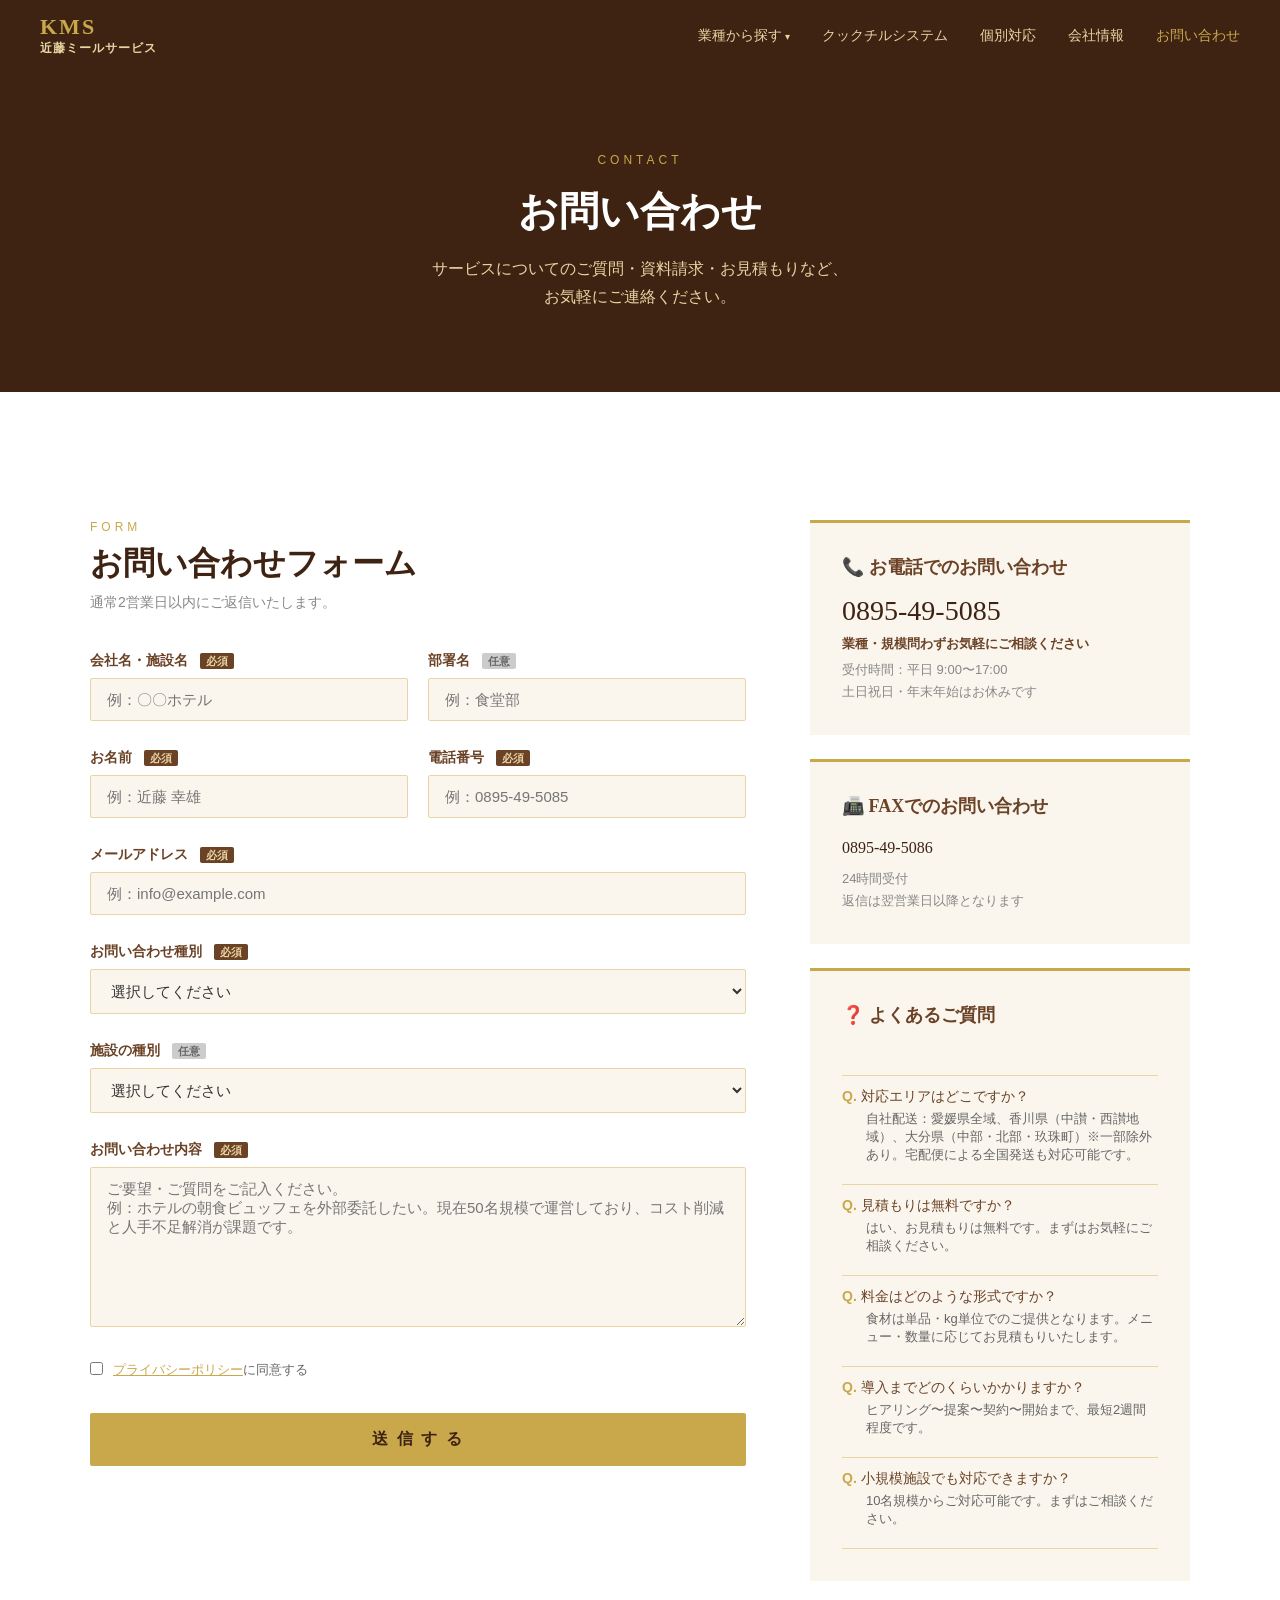
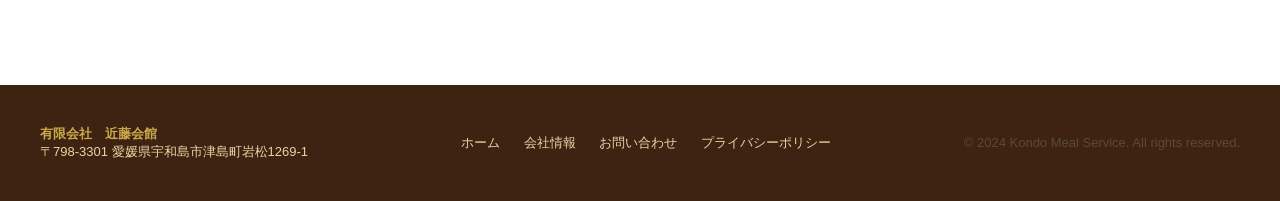
<file: contact.html>
<!DOCTYPE html>
<html lang="ja">
<head>
  <meta charset="UTF-8">
  <meta name="viewport" content="width=device-width, initial-scale=1.0">
  <meta name="description" content="KMS近藤ミールサービスへのお問い合わせ。ホテル・介護施設・学校・自衛隊向け給食サービスのご相談・お見積もりはこちら。電話：0895-49-5085（平日9:00〜17:00）">
  <!-- Google Analytics -->
  <script async src="https://www.googletagmanager.com/gtag/js?id=G-E650L9RPHG"></script>
  <script>window.dataLayer=window.dataLayer||[];function gtag(){dataLayer.push(arguments);}gtag('js',new Date());gtag('config','G-E650L9RPHG');</script>
  <title>お問い合わせ | 近藤ミールサービス</title>
  <link rel="stylesheet" href="style.css">
  <style>
    .contact-wrapper {
      display: grid;
      grid-template-columns: 1fr 380px;
      gap: 64px;
      margin-top: 48px;
    }

    /* フォーム */
    .form-group { margin-bottom: 28px; }
    .form-group label {
      display: block;
      font-size: 14px;
      color: var(--brown);
      margin-bottom: 8px;
      font-family: 'Hiragino Kaku Gothic ProN', sans-serif;
      font-weight: bold;
    }
    .form-group label .required {
      background: var(--brown);
      color: var(--gold-light);
      font-size: 11px;
      padding: 2px 6px;
      margin-left: 8px;
      border-radius: 2px;
    }
    .form-group label .optional {
      background: #ccc;
      color: #666;
      font-size: 11px;
      padding: 2px 6px;
      margin-left: 8px;
      border-radius: 2px;
    }
    .form-group input,
    .form-group select,
    .form-group textarea {
      width: 100%;
      padding: 12px 16px;
      border: 1px solid var(--gold-light);
      background: var(--beige);
      font-size: 15px;
      font-family: 'Hiragino Kaku Gothic ProN', sans-serif;
      color: var(--text);
      border-radius: 2px;
      outline: none;
    }
    .form-group input:focus,
    .form-group select:focus,
    .form-group textarea:focus {
      border-color: var(--gold);
      background: var(--white);
    }
    .form-group textarea { height: 160px; resize: vertical; }
    .form-group select { cursor: pointer; }
    .form-row {
      display: grid;
      grid-template-columns: 1fr 1fr;
      gap: 20px;
    }
    .privacy-check {
      display: flex;
      align-items: flex-start;
      gap: 10px;
      font-size: 13px;
      color: #666;
      font-family: 'Hiragino Kaku Gothic ProN', sans-serif;
      margin-bottom: 32px;
      line-height: 1.7;
    }
    .privacy-check input { width: auto; margin-top: 3px; }
    .privacy-check a { color: var(--gold); }
    .submit-btn {
      width: 100%;
      background: var(--gold);
      color: var(--brown-dark);
      border: none;
      padding: 16px;
      font-size: 16px;
      font-weight: bold;
      font-family: 'Hiragino Kaku Gothic ProN', sans-serif;
      cursor: pointer;
      letter-spacing: 2px;
      border-radius: 2px;
    }
    .submit-btn:hover { background: #e8c460; }

    /* サイドバー */
    .contact-sidebar { }
    .sidebar-card {
      background: var(--beige);
      padding: 32px;
      margin-bottom: 24px;
      border-top: 3px solid var(--gold);
    }
    .sidebar-card h3 {
      font-size: 18px;
      color: var(--brown);
      margin-bottom: 16px;
      display: flex;
      align-items: center;
      gap: 8px;
    }
    .sidebar-card .tel-num {
      font-size: 28px;
      color: var(--brown-dark);
      font-family: Georgia, serif;
      margin-bottom: 6px;
    }
    .sidebar-card p {
      font-size: 13px;
      color: #888;
      font-family: 'Hiragino Kaku Gothic ProN', sans-serif;
      line-height: 1.7;
    }
    .faq-list { list-style: none; }
    .faq-list li {
      padding: 12px 0;
      border-bottom: 1px solid var(--gold-light);
      font-size: 14px;
      color: var(--brown);
      font-family: 'Hiragino Kaku Gothic ProN', sans-serif;
    }
    .faq-list li::before { content: "Q. "; color: var(--gold); font-weight: bold; }
    .faq-answer {
      font-size: 13px;
      color: #666;
      padding: 4px 0 8px 24px;
    }

    @media (max-width: 768px) {
      .contact-wrapper { grid-template-columns: 1fr; }
      .form-row { grid-template-columns: 1fr; }
    }
  </style>
</head>
<body>

<header>
  <a href="index.html" class="logo">KMS <span>近藤ミールサービス</span></a>
  <nav>
    <div class="nav-dropdown">
      <a href="#" class="nav-dropdown-toggle">業種から探す</a>
      <div class="dropdown-menu">
        <a href="hotel.html">ホテル・旅館</a>
        <a href="elderly.html">高齢者施設</a>
        <a href="school.html">学校・教育機関</a>
        <a href="jieitai.html">自衛隊</a>
      </div>
    </div>
    <a href="cookchil.html">クックチルシステム</a>
    <a href="custom.html">個別対応</a>
    <a href="company.html">会社情報</a>
    <a href="contact.html" class="active">お問い合わせ</a>
  </nav>
  <div class="hamburger" onclick="document.getElementById('mobileMenu').classList.toggle('open')">
    <span></span><span></span><span></span>
  </div>
</header>
<div class="mobile-menu" id="mobileMenu">
  <a href="hotel.html">ホテル・旅館</a>
  <a href="elderly.html">高齢者施設</a>
  <a href="school.html">学校・教育機関</a>
  <a href="jieitai.html">自衛隊</a>
  <a href="cookchil.html">クックチルシステム</a>
  <a href="custom.html">個別対応</a>
  <a href="company.html">会社情報</a>
  <a href="contact.html">お問い合わせ</a>
</div>

<div class="page-hero">
  <p class="section-label">Contact</p>
  <h1>お問い合わせ</h1>
  <p>サービスについてのご質問・資料請求・お見積もりなど、<br>お気軽にご連絡ください。</p>
</div>

<section style="background: var(--white);">
  <div class="container">
    <div class="contact-wrapper">

      <!-- フォーム -->
      <div>
        <p class="section-label">Form</p>
        <h2 style="margin-bottom: 8px;">お問い合わせフォーム</h2>
        <p style="font-size: 14px; color: #888; font-family: sans-serif; margin-bottom: 40px;">通常2営業日以内にご返信いたします。</p>

        <form action="https://api.web3forms.com/submit" method="POST">
          <input type="hidden" name="access_key" value="4d7eff66-fc5e-4182-b2b1-ca4ffccda1c1">
          <input type="hidden" name="redirect" value="thanks.html">
          <input type="hidden" name="subject" value="【KMS HPお問い合わせ】新規受信">
          <input type="hidden" name="from_name" value="近藤ミールサービス お問い合わせフォーム">
          <input type="checkbox" name="botcheck" style="display:none;" tabindex="-1" autocomplete="off">
        <div class="form-row">
          <div class="form-group">
            <label>会社名・施設名 <span class="required">必須</span></label>
            <input type="text" name="company" placeholder="例：〇〇ホテル" required>
          </div>
          <div class="form-group">
            <label>部署名 <span class="optional">任意</span></label>
            <input type="text" name="department" placeholder="例：食堂部">
          </div>
        </div>

        <div class="form-row">
          <div class="form-group">
            <label>お名前 <span class="required">必須</span></label>
            <input type="text" name="name" placeholder="例：近藤 幸雄" required>
          </div>
          <div class="form-group">
            <label>電話番号 <span class="required">必須</span></label>
            <input type="tel" name="phone" placeholder="例：0895-49-5085" required>
          </div>
        </div>

        <div class="form-group">
          <label>メールアドレス <span class="required">必須</span></label>
          <input type="email" name="email" placeholder="例：info@example.com" required>
        </div>

        <div class="form-group">
          <label>お問い合わせ種別 <span class="required">必須</span></label>
          <select name="inquiry_type" required>
            <option value="">選択してください</option>
            <option>ホテル・旅館向けサービスについて</option>
            <option>高齢者・介護施設向けサービスについて</option>
            <option>学校・教育機関向けサービスについて</option>
            <option>自衛隊向けサービスについて</option>
            <option>クックチルシステムについて</option>
            <option>お見積もりのご依頼</option>
            <option>資料請求</option>
            <option>その他</option>
          </select>
        </div>

        <div class="form-group">
          <label>施設の種別 <span class="optional">任意</span></label>
          <select name="facility_type">
            <option value="">選択してください</option>
            <option>ホテル・旅館</option>
            <option>高齢者施設・介護施設</option>
            <option>病院・医療機関</option>
            <option>学校・教育機関</option>
            <option>自衛隊・官公庁</option>
            <option>その他</option>
          </select>
        </div>

        <div class="form-group">
          <label>お問い合わせ内容 <span class="required">必須</span></label>
          <textarea name="message" placeholder="ご要望・ご質問をご記入ください。&#10;例：ホテルの朝食ビュッフェを外部委託したい。現在50名規模で運営しており、コスト削減と人手不足解消が課題です。" required></textarea>
        </div>

        <div class="privacy-check">
          <input type="checkbox" id="privacy" name="privacy_agreed" value="yes" required>
          <label for="privacy">
            <a href="privacy.html">プライバシーポリシー</a>に同意する
          </label>
        </div>

        <button type="submit" class="submit-btn">送 信 す る</button>
        </form>
      </div>

      <!-- サイドバー -->
      <div class="contact-sidebar">
        <div class="sidebar-card">
          <h3>📞 お電話でのお問い合わせ</h3>
          <div class="tel-num">0895-49-5085</div>
          <p style="color: var(--brown); font-weight: bold; margin-bottom: 4px;">業種・規模問わずお気軽にご相談ください</p>
          <p>受付時間：平日 9:00〜17:00<br>土日祝日・年末年始はお休みです</p>
        </div>

        <div class="sidebar-card">
          <h3>📠 FAXでのお問い合わせ</h3>
          <p style="font-size: 16px; font-family: Georgia; color: var(--brown-dark); margin-bottom: 6px;">0895-49-5086</p>
          <p>24時間受付<br>返信は翌営業日以降となります</p>
        </div>

        <div class="sidebar-card">
          <h3>❓ よくあるご質問</h3>
          <ul class="faq-list">
            <li>
              対応エリアはどこですか？
              <div class="faq-answer">自社配送：愛媛県全域、香川県（中讃・西讃地域）、大分県（中部・北部・玖珠町）※一部除外あり。宅配便による全国発送も対応可能です。</div>
            </li>
            <li>
              見積もりは無料ですか？
              <div class="faq-answer">はい、お見積もりは無料です。まずはお気軽にご相談ください。</div>
            </li>
            <li>
              料金はどのような形式ですか？
              <div class="faq-answer">食材は単品・kg単位でのご提供となります。メニュー・数量に応じてお見積もりいたします。</div>
            </li>
            <li>
              導入までどのくらいかかりますか？
              <div class="faq-answer">ヒアリング〜提案〜契約〜開始まで、最短2週間程度です。</div>
            </li>
            <li>
              小規模施設でも対応できますか？
              <div class="faq-answer">10名規模からご対応可能です。まずはご相談ください。</div>
            </li>
          </ul>
        </div>
      </div>

    </div>
  </div>
</section>

<footer>
  <div><strong style="color: var(--gold);">有限会社　近藤会館</strong><br>〒798-3301 愛媛県宇和島市津島町岩松1269-1</div>
  <div>
    <a href="index.html">ホーム</a>
    <a href="company.html">会社情報</a>
    <a href="contact.html">お問い合わせ</a>
    <a href="privacy.html">プライバシーポリシー</a>
  </div>
  <div style="color: #5a4a3a;">© 2024 Kondo Meal Service. All rights reserved.</div>
</footer>

</body>
</html>
</file>
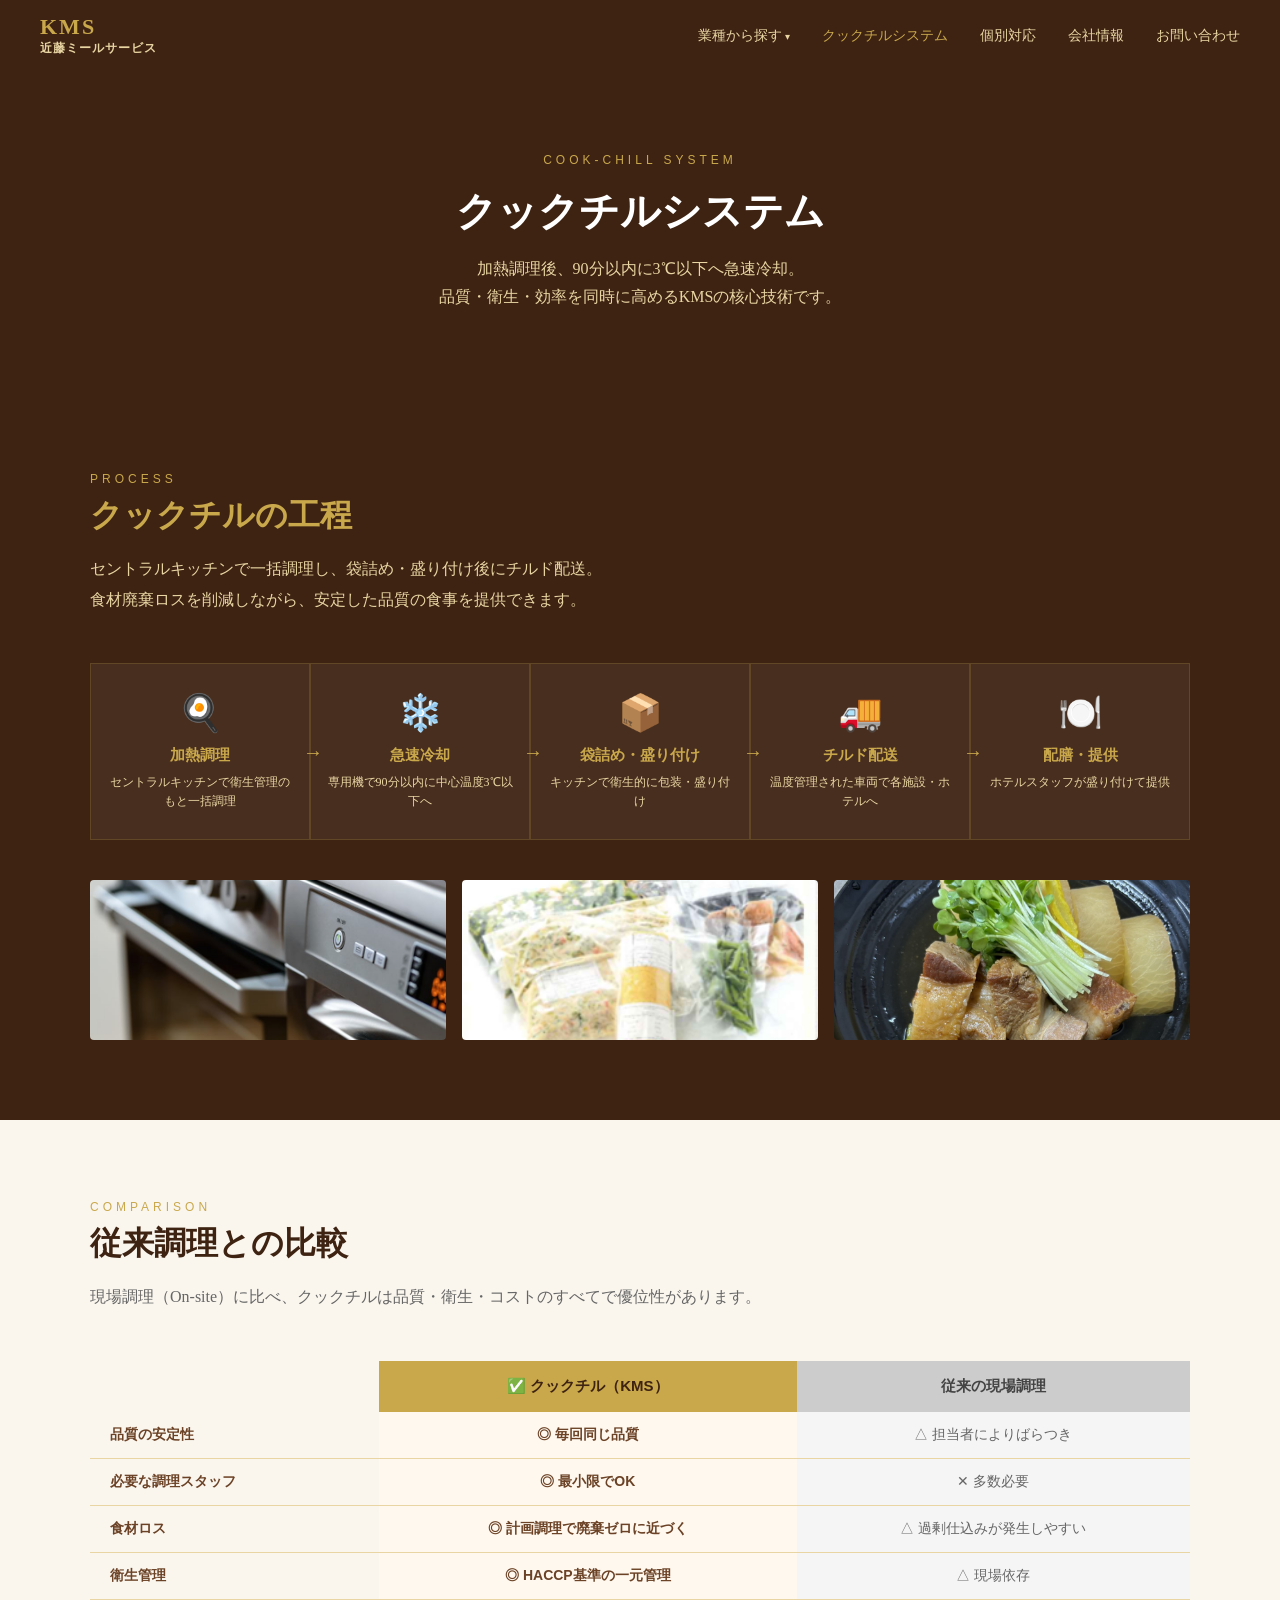
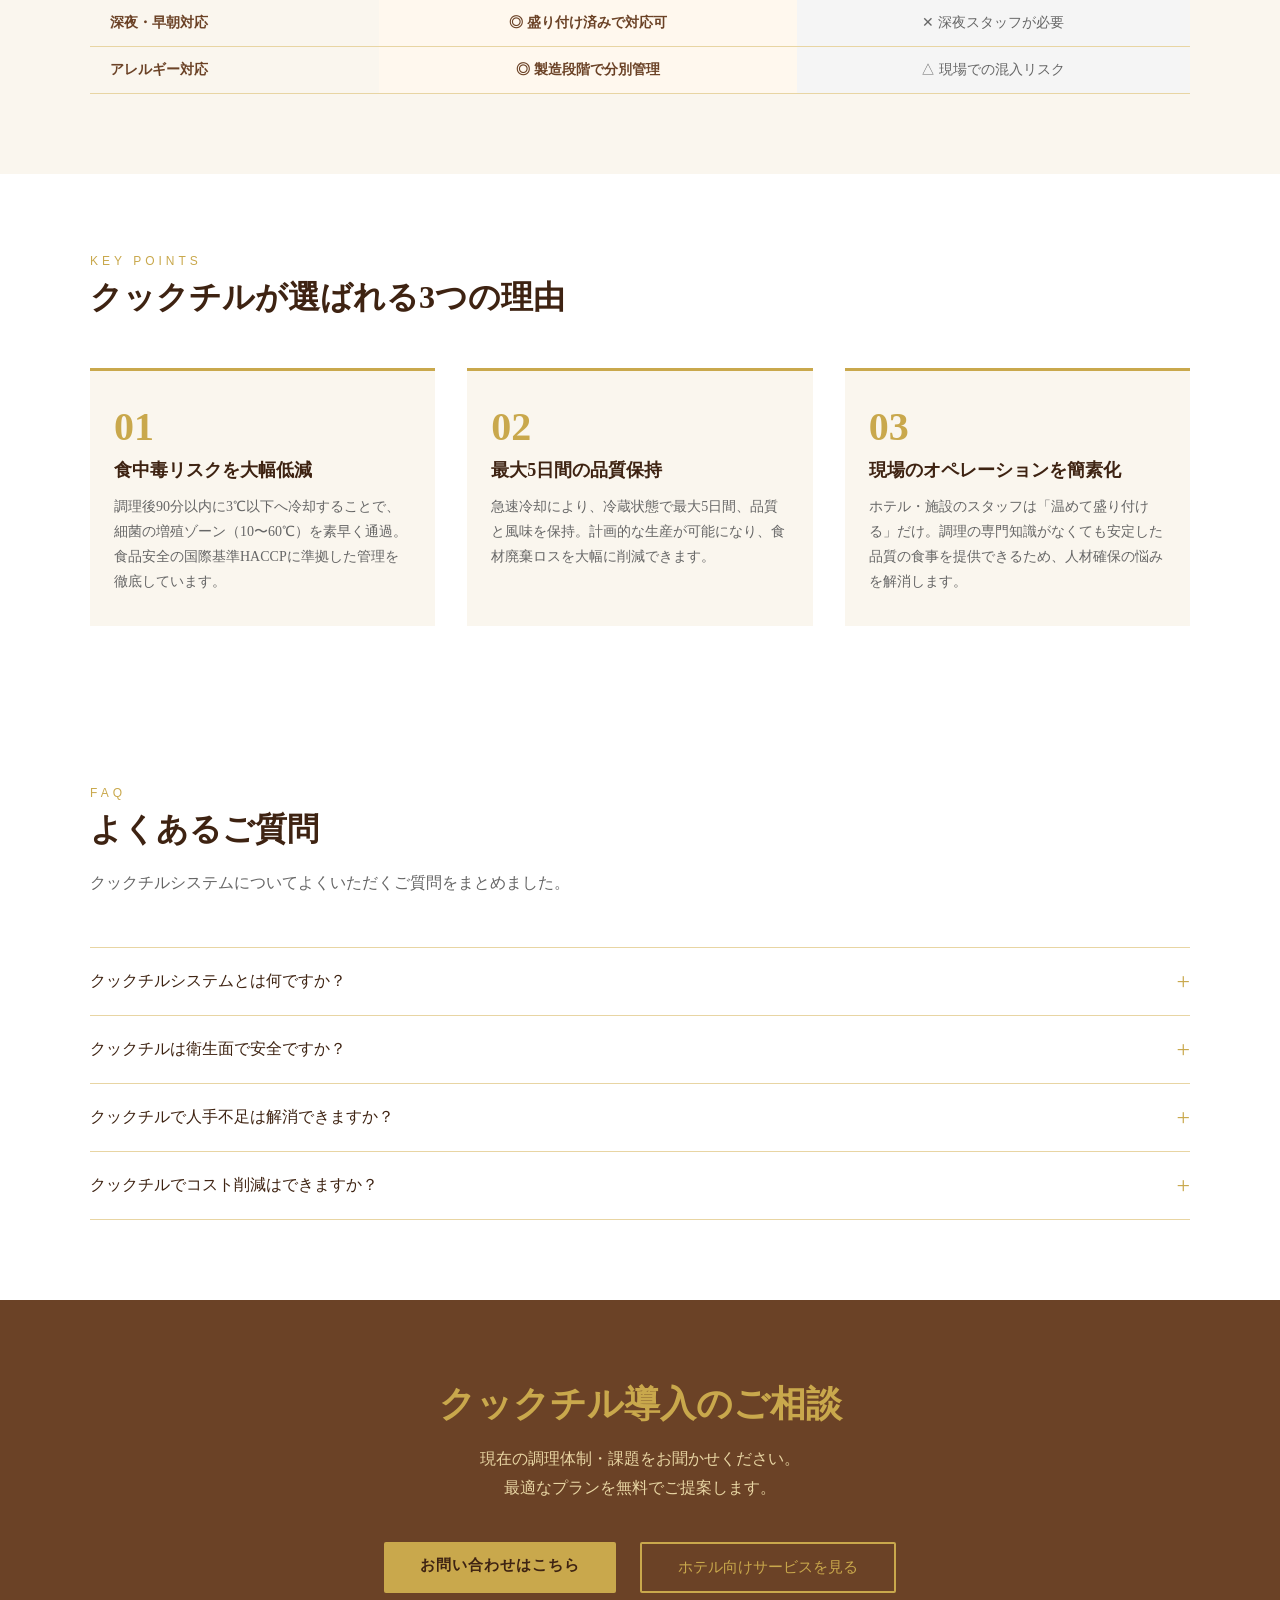
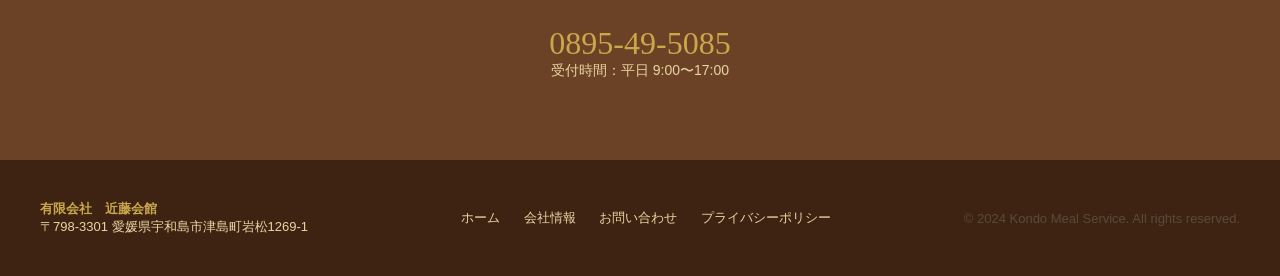
<file: cookchil.html>
<!DOCTYPE html>
<html lang="ja">
<head>
  <meta charset="UTF-8">
  <meta name="viewport" content="width=device-width, initial-scale=1.0">
  <meta name="description" content="KMSのクックチルシステム解説。加熱調理後90分以内に3℃以下へ急速冷却する技術で、人手不足・衛生管理・コスト削減を同時に解決。ホテル・介護施設・学校・自衛隊に対応。">
  <!-- Google Analytics -->
  <script async src="https://www.googletagmanager.com/gtag/js?id=G-E650L9RPHG"></script>
  <script>window.dataLayer=window.dataLayer||[];function gtag(){dataLayer.push(arguments);}gtag('js',new Date());gtag('config','G-E650L9RPHG');</script>
  <title>クックチルシステム | 近藤ミールサービス</title>
  <link rel="stylesheet" href="style.css">
  <style>
    .flow-section { background: var(--brown-dark); }
    .flow-section h2 { color: var(--gold); }
    .flow-section .lead { color: var(--gold-light); }
    .flow-grid {
      display: grid;
      grid-template-columns: repeat(5, 1fr);
      gap: 0;
      margin-top: 48px;
    }
    .flow-card {
      background: rgba(255,255,255,0.05);
      border: 1px solid rgba(201,168,76,0.2);
      padding: 28px 16px;
      text-align: center;
      position: relative;
    }
    .flow-card::after {
      content: "→";
      position: absolute;
      right: -14px;
      top: 50%;
      transform: translateY(-50%);
      color: var(--gold);
      font-size: 20px;
      z-index: 1;
    }
    .flow-card:last-child::after { display: none; }
    .flow-card .icon { font-size: 36px; margin-bottom: 12px; }
    .flow-card h4 { color: var(--gold); font-size: 15px; margin-bottom: 8px; }
    .flow-card p { color: var(--gold-light); font-size: 12px; line-height: 1.6; }

    .flow-photos {
      display: grid;
      grid-template-columns: repeat(3, 1fr);
      gap: 16px;
      margin-top: 40px;
    }

    .compare-section { background: var(--beige); }
    .compare-table {
      width: 100%;
      border-collapse: collapse;
      margin-top: 48px;
      font-family: 'Hiragino Kaku Gothic ProN', sans-serif;
    }
    .compare-table th {
      padding: 16px 20px;
      font-size: 15px;
      text-align: center;
    }
    .compare-table th:first-child { background: transparent; }
    .compare-table th:nth-child(2) { background: var(--gold); color: var(--brown-dark); }
    .compare-table th:nth-child(3) { background: #ccc; color: #444; }
    .compare-table td {
      padding: 14px 20px;
      border-bottom: 1px solid var(--gold-light);
      font-size: 14px;
    }
    .compare-table td:first-child { font-weight: bold; color: var(--brown); }
    .compare-table td:nth-child(2) { background: #fff8ee; text-align: center; color: var(--brown); }
    .compare-table td:nth-child(3) { background: #f5f5f5; text-align: center; color: #666; }
    .good { color: #2a8a2a; font-weight: bold; }
    .bad { color: #cc4444; }

    .point-cards {
      display: grid;
      grid-template-columns: repeat(3, 1fr);
      gap: 32px;
      margin-top: 48px;
    }
    .point-card {
      border-top: 3px solid var(--gold);
      padding: 32px 24px;
      background: var(--beige);
    }
    .point-card .num { font-size: 40px; color: var(--gold); font-family: Georgia, serif; font-weight: bold; margin-bottom: 8px; }
    .point-card h3 { font-size: 18px; color: var(--brown-dark); margin-bottom: 12px; }
    .point-card p { font-size: 14px; color: #666; line-height: 1.8; }

    @media (max-width: 768px) {
      .flow-grid { grid-template-columns: 1fr; }
      .flow-card::after { content: "↓"; right: 50%; top: unset; bottom: -14px; transform: translateX(50%); }
      .flow-photos { grid-template-columns: 1fr 1fr; }
      .compare-table { font-size: 13px; }
      .compare-table td, .compare-table th { padding: 10px 12px; }
      .point-cards { grid-template-columns: 1fr; }
    }
    .faq-section { background: var(--white); }
    .faq-item { border-bottom: 1px solid var(--gold-light); }
    .faq-item summary { padding: 20px 0; cursor: pointer; font-size: 16px; color: var(--brown-dark); list-style: none; display: flex; justify-content: space-between; align-items: center; gap: 16px; }
    .faq-item summary::-webkit-details-marker { display: none; }
    .faq-item summary::after { content: "+"; color: var(--gold); font-size: 24px; font-weight: 300; flex-shrink: 0; }
    .faq-item[open] summary::after { content: "–"; }
    .faq-item p { padding: 0 0 20px; font-size: 15px; color: #555; line-height: 1.9; }
  </style>
</head>
<body>

<header>
  <a href="index.html" class="logo">KMS <span>近藤ミールサービス</span></a>
  <nav>
    <div class="nav-dropdown">
      <a href="#" class="nav-dropdown-toggle">業種から探す</a>
      <div class="dropdown-menu">
        <a href="hotel.html">ホテル・旅館</a>
        <a href="elderly.html">高齢者施設</a>
        <a href="school.html">学校・教育機関</a>
        <a href="jieitai.html">自衛隊</a>
      </div>
    </div>
    <a href="cookchil.html" class="active">クックチルシステム</a>
    <a href="custom.html">個別対応</a>
    <a href="company.html">会社情報</a>
    <a href="contact.html">お問い合わせ</a>
  </nav>
  <div class="hamburger" onclick="document.getElementById('mobileMenu').classList.toggle('open')">
    <span></span><span></span><span></span>
  </div>
</header>
<div class="mobile-menu" id="mobileMenu">
  <a href="hotel.html">ホテル・旅館</a>
  <a href="elderly.html">高齢者施設</a>
  <a href="school.html">学校・教育機関</a>
  <a href="jieitai.html">自衛隊</a>
  <a href="cookchil.html">クックチルシステム</a>
  <a href="custom.html">個別対応</a>
  <a href="company.html">会社情報</a>
  <a href="contact.html">お問い合わせ</a>
</div>

<div class="page-hero">
  <p class="section-label">Cook-Chill System</p>
  <h1>クックチルシステム</h1>
  <p>加熱調理後、90分以内に3℃以下へ急速冷却。<br>品質・衛生・効率を同時に高めるKMSの核心技術です。</p>
</div>

<!-- フロー -->
<section class="flow-section">
  <div class="container">
    <p class="section-label">Process</p>
    <h2>クックチルの工程</h2>
    <p class="lead">セントラルキッチンで一括調理し、袋詰め・盛り付け後にチルド配送。<br>食材廃棄ロスを削減しながら、安定した品質の食事を提供できます。</p>
    <div class="flow-grid">
      <div class="flow-card">
        <div class="icon">🍳</div>
        <h4>加熱調理</h4>
        <p>セントラルキッチンで衛生管理のもと一括調理</p>
      </div>
      <div class="flow-card">
        <div class="icon">❄️</div>
        <h4>急速冷却</h4>
        <p>専用機で90分以内に中心温度3℃以下へ</p>
      </div>
      <div class="flow-card">
        <div class="icon">📦</div>
        <h4>袋詰め・盛り付け</h4>
        <p>キッチンで衛生的に包装・盛り付け</p>
      </div>
      <div class="flow-card">
        <div class="icon">🚚</div>
        <h4>チルド配送</h4>
        <p>温度管理された車両で各施設・ホテルへ</p>
      </div>
      <div class="flow-card">
        <div class="icon">🍽️</div>
        <h4>配膳・提供</h4>
        <p>ホテルスタッフが盛り付けて提供</p>
      </div>
    </div>
    <div class="flow-photos">
      <img src="images/cookchil/reheat_02.jpg" alt="リヒートクッカー" style="width:100%; height:160px; object-fit:cover; border-radius:4px;">
      <img src="images/hotel/パック_cookchil.jpg" alt="袋詰め工程" style="width:100%; height:160px; object-fit:cover; border-radius:4px;">
      <img src="images/hotel/単品料理.jpg" alt="単品料理" style="width:100%; height:160px; object-fit:cover; border-radius:4px;">
    </div>
  </div>
</section>

<!-- 従来調理との比較 -->
<section class="compare-section">
  <div class="container">
    <p class="section-label">Comparison</p>
    <h2>従来調理との比較</h2>
    <p class="lead">現場調理（On-site）に比べ、クックチルは品質・衛生・コストのすべてで優位性があります。</p>
    <table class="compare-table">
      <thead>
        <tr>
          <th></th>
          <th>✅ クックチル（KMS）</th>
          <th>従来の現場調理</th>
        </tr>
      </thead>
      <tbody>
        <tr><td>品質の安定性</td><td class="good">◎ 毎回同じ品質</td><td class="bad">△ 担当者によりばらつき</td></tr>
        <tr><td>必要な調理スタッフ</td><td class="good">◎ 最小限でOK</td><td class="bad">✕ 多数必要</td></tr>
        <tr><td>食材ロス</td><td class="good">◎ 計画調理で廃棄ゼロに近づく</td><td class="bad">△ 過剰仕込みが発生しやすい</td></tr>
        <tr><td>衛生管理</td><td class="good">◎ HACCP基準の一元管理</td><td class="bad">△ 現場依存</td></tr>
        <tr><td>深夜・早朝対応</td><td class="good">◎ 盛り付け済みで対応可</td><td class="bad">✕ 深夜スタッフが必要</td></tr>
        <tr><td>アレルギー対応</td><td class="good">◎ 製造段階で分別管理</td><td class="bad">△ 現場での混入リスク</td></tr>
      </tbody>
    </table>
  </div>
</section>

<!-- 3つのポイント -->
<section style="background: var(--white);">
  <div class="container">
    <p class="section-label">Key Points</p>
    <h2>クックチルが選ばれる3つの理由</h2>
    <div class="point-cards">
      <div class="point-card">
        <div class="num">01</div>
        <h3>食中毒リスクを大幅低減</h3>
        <p>調理後90分以内に3℃以下へ冷却することで、細菌の増殖ゾーン（10〜60℃）を素早く通過。食品安全の国際基準HACCPに準拠した管理を徹底しています。</p>
      </div>
      <div class="point-card">
        <div class="num">02</div>
        <h3>最大5日間の品質保持</h3>
        <p>急速冷却により、冷蔵状態で最大5日間、品質と風味を保持。計画的な生産が可能になり、食材廃棄ロスを大幅に削減できます。</p>
      </div>
      <div class="point-card">
        <div class="num">03</div>
        <h3>現場のオペレーションを簡素化</h3>
        <p>ホテル・施設のスタッフは「温めて盛り付ける」だけ。調理の専門知識がなくても安定した品質の食事を提供できるため、人材確保の悩みを解消します。</p>
      </div>
    </div>
  </div>
</section>

<!-- FAQ -->
<script type="application/ld+json">
{
  "@context": "https://schema.org",
  "@type": "FAQPage",
  "mainEntity": [
    {
      "@type": "Question",
      "name": "クックチルシステムとは何ですか？",
      "acceptedAnswer": {"@type": "Answer", "text": "クックチルとは、加熱調理した食品を90分以内に3℃以下まで急速冷却し、衛生的に保管・配送する食品製造技術です。KMSではこの技術により、少ない調理スタッフでも大量の食事を安定した品質で提供することができます。"}
    },
    {
      "@type": "Question",
      "name": "クックチルは衛生面で安全ですか？",
      "acceptedAnswer": {"@type": "Answer", "text": "はい、安全です。HACCP基準に基づいた温度管理・衛生管理を徹底しています。90分以内の急速冷却により細菌の増殖を抑制し、食中毒リスクを大幅に低減します。"}
    },
    {
      "@type": "Question",
      "name": "クックチルで人手不足は解消できますか？",
      "acceptedAnswer": {"@type": "Answer", "text": "はい、大きく改善できます。セントラルキッチンで一括調理・冷却・配送するため、現地の調理スタッフを最小限に抑えられます。ホテル・介護施設・学校など、現地スタッフ不足の現場での実績があります。"}
    },
    {
      "@type": "Question",
      "name": "クックチルでコスト削減はできますか？",
      "acceptedAnswer": {"@type": "Answer", "text": "はい、可能です。大量調理のスケールメリット・食材廃棄ロスの低減・人件費の最適化により、品質を落とさずコストを削減できます。詳しくはお気軽にご相談ください（TEL: 0895-49-5085）。"}
    }
  ]
}
</script>
<section class="faq-section">
  <div class="container">
    <p class="section-label">FAQ</p>
    <h2>よくあるご質問</h2>
    <p class="lead">クックチルシステムについてよくいただくご質問をまとめました。</p>
    <div class="faq-list">
      <details class="faq-item">
        <summary>クックチルシステムとは何ですか？</summary>
        <p>加熱調理した食品を90分以内に3℃以下まで急速冷却し、衛生的に保管・配送する技術です。少ない調理スタッフでも大量の食事を安定した品質で提供できます。</p>
      </details>
      <details class="faq-item">
        <summary>クックチルは衛生面で安全ですか？</summary>
        <p>はい、安全です。HACCP基準に基づいた温度管理を徹底しています。90分以内の急速冷却により細菌の増殖を抑制し、食中毒リスクを大幅に低減します。</p>
      </details>
      <details class="faq-item">
        <summary>クックチルで人手不足は解消できますか？</summary>
        <p>はい、大きく改善できます。セントラルキッチンで一括調理・冷却・配送するため、現地の調理スタッフを最小限に抑えられます。ホテル・介護施設・学校など幅広い現場での実績があります。</p>
      </details>
      <details class="faq-item">
        <summary>クックチルでコスト削減はできますか？</summary>
        <p>はい、可能です。大量調理のスケールメリット・食材廃棄ロスの低減・人件費の最適化により、品質を落とさずコストを削減できます。</p>
      </details>
    </div>
  </div>
</section>

<section class="cta-section">
  <h2>クックチル導入のご相談</h2>
  <p>現在の調理体制・課題をお聞かせください。<br>最適なプランを無料でご提案します。</p>
  <div class="cta-buttons">
    <a href="contact.html" class="btn-primary">お問い合わせはこちら</a>
    <a href="hotel.html" class="btn-secondary">ホテル向けサービスを見る</a>
  </div>
  <div class="tel">0895-49-5085<span>受付時間：平日 9:00〜17:00</span></div>
</section>

<footer>
  <div><strong style="color: var(--gold);">有限会社　近藤会館</strong><br>〒798-3301 愛媛県宇和島市津島町岩松1269-1</div>
  <div>
    <a href="index.html">ホーム</a>
    <a href="company.html">会社情報</a>
    <a href="contact.html">お問い合わせ</a>
    <a href="privacy.html">プライバシーポリシー</a>
  </div>
  <div style="color: #5a4a3a;">© 2024 Kondo Meal Service. All rights reserved.</div>
</footer>

</body>
</html>
</file>
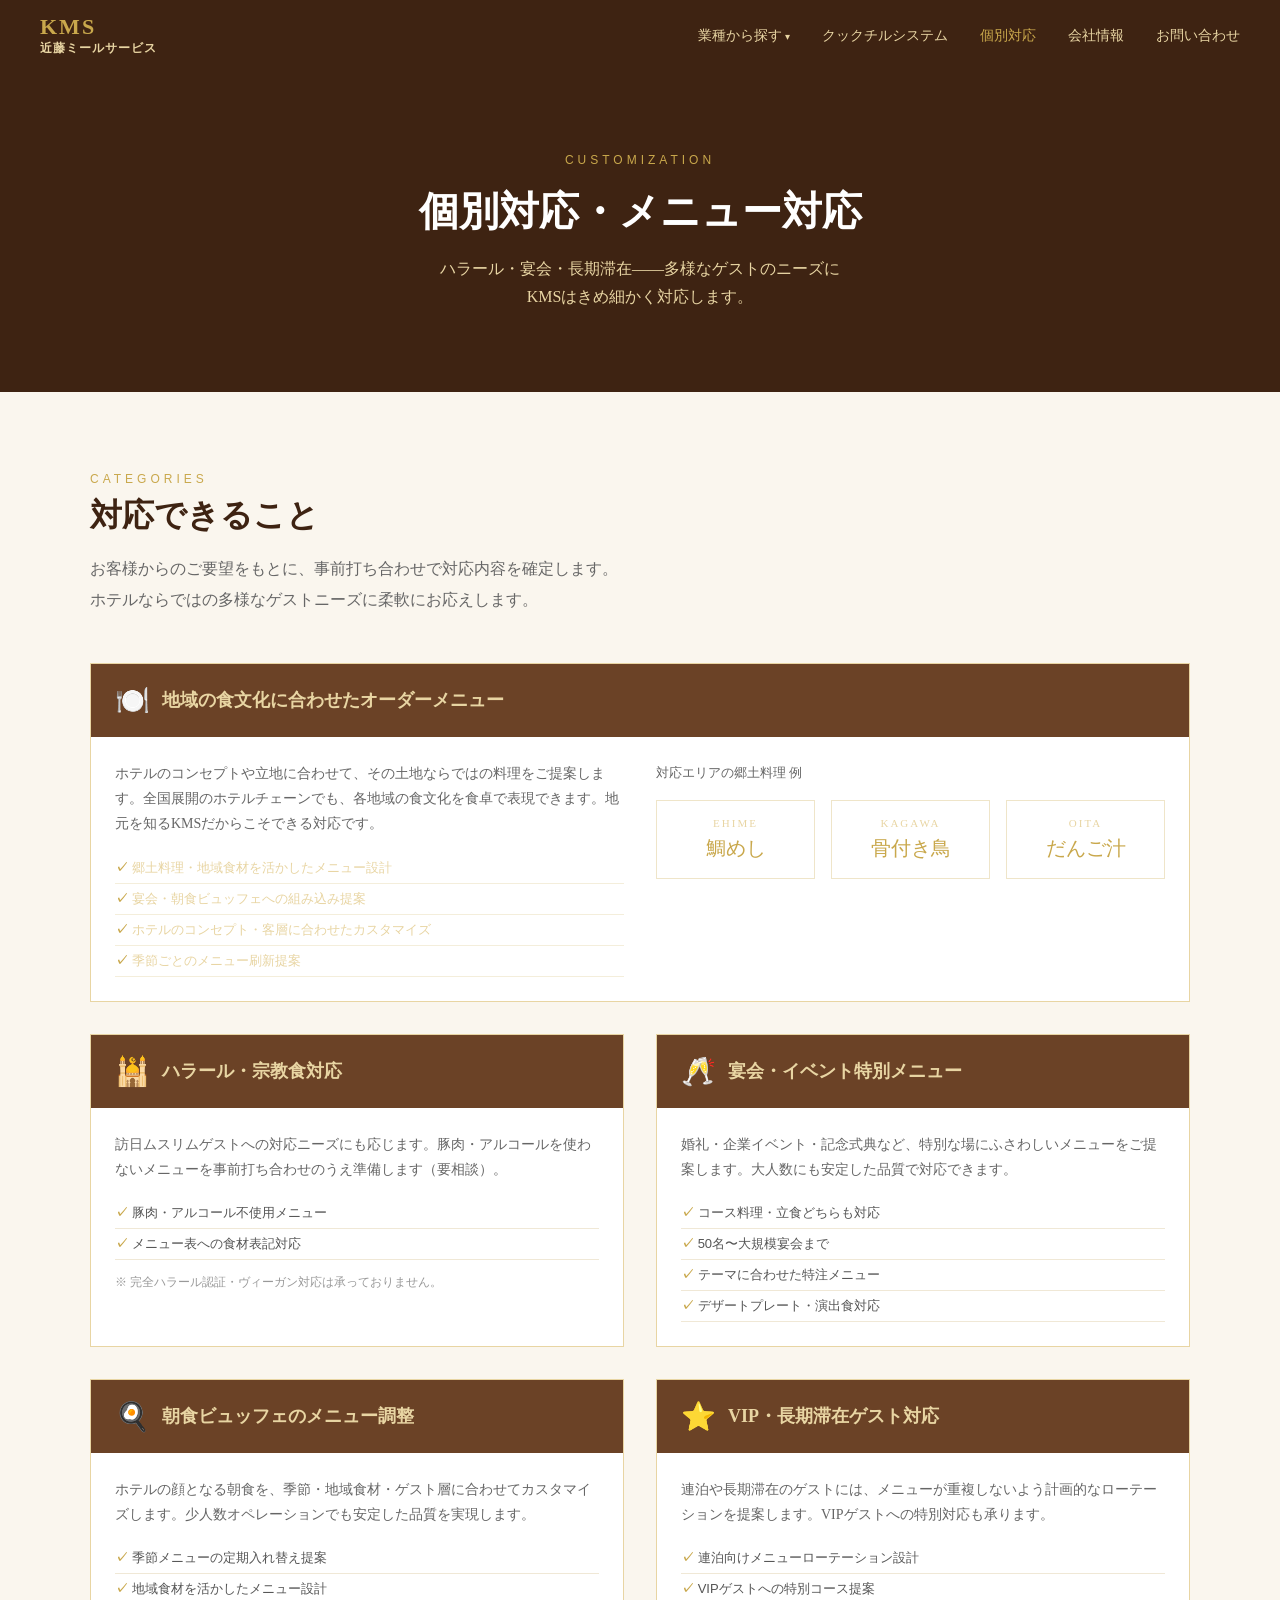
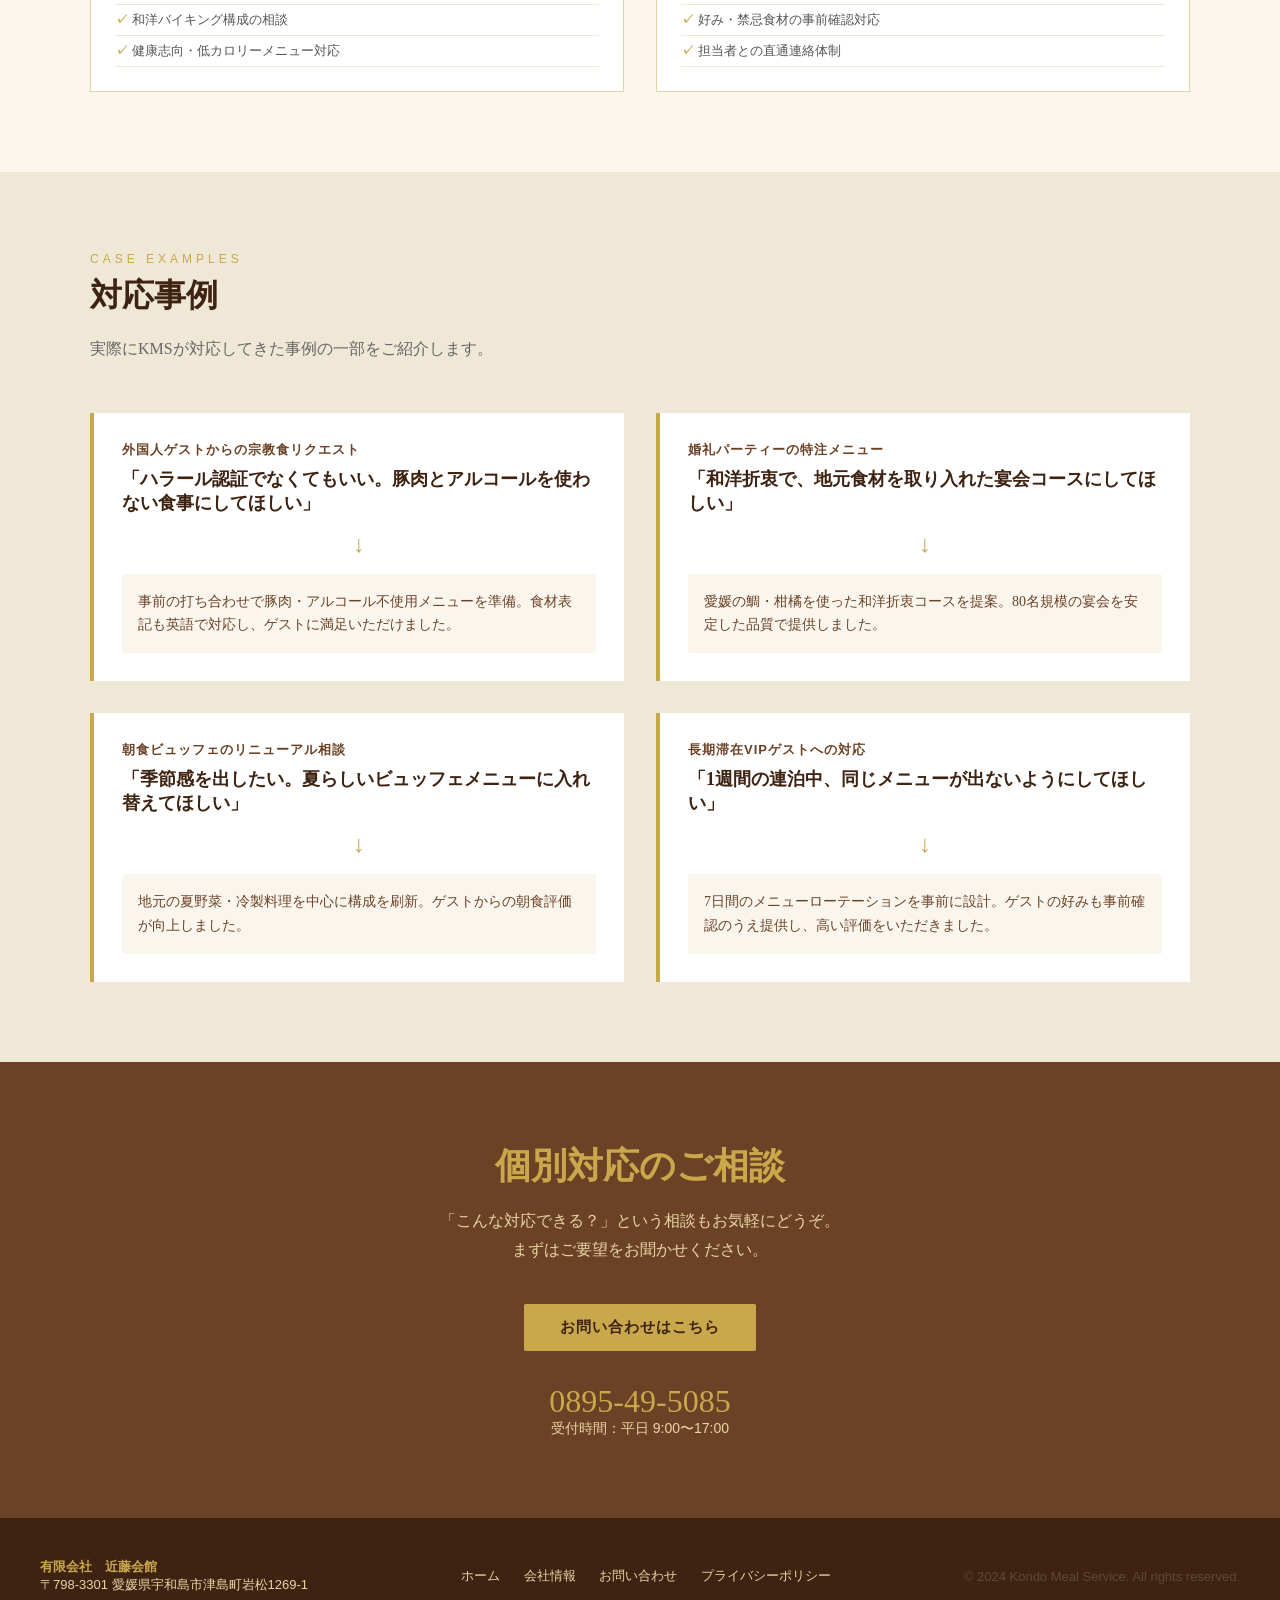
<file: custom.html>
<!DOCTYPE html>
<html lang="ja">
<head>
  <meta charset="UTF-8">
  <meta name="viewport" content="width=device-width, initial-scale=1.0">
  <meta name="description" content="KMS近藤ミールサービスの個別対応サービス。ハラール対応・嚥下食・アレルギー除去食・特別メニューなど、施設のニーズに合わせたきめ細かい対応が可能です。">
  <!-- Google Analytics -->
  <script async src="https://www.googletagmanager.com/gtag/js?id=G-E650L9RPHG"></script>
  <script>window.dataLayer=window.dataLayer||[];function gtag(){dataLayer.push(arguments);}gtag('js',new Date());gtag('config','G-E650L9RPHG');</script>
  <title>個別対応・メニュー対応 | 近藤ミールサービス</title>
  <link rel="stylesheet" href="style.css">
  <style>
    .custom-grid {
      display: grid;
      grid-template-columns: repeat(2, 1fr);
      gap: 32px;
      margin-top: 48px;
    }
    .custom-card--featured { grid-column: 1 / -1; background: var(--brown-dark); border-color: var(--gold); }
    .custom-card--featured .card-header h3 { color: var(--gold); font-size: 22px; }
    .custom-card--featured .card-body { display: grid; grid-template-columns: 1fr 1fr; gap: 32px; }
    .custom-card--featured .card-body p { color: var(--gold-light); }
    .custom-card--featured .card-body ul li { color: var(--gold-light); border-color: rgba(201,168,76,0.2); }
    .custom-card--featured .region-examples { display: grid; grid-template-columns: repeat(3, 1fr); gap: 16px; }
    .custom-card--featured .region-item { text-align: center; padding: 16px; border: 1px solid rgba(201,168,76,0.3); }
    .custom-card--featured .region-item .region-name { font-size: 11px; letter-spacing: 2px; color: var(--gold-light); margin-bottom: 6px; }
    .custom-card--featured .region-item .dish-name { font-size: 20px; color: var(--gold); font-family: Georgia, serif; }
    @media (max-width: 768px) {
      .custom-card--featured .card-body { grid-template-columns: 1fr; }
      .custom-card--featured .region-examples { grid-template-columns: 1fr; }
    }
    .custom-card {
      background: var(--white);
      border: 1px solid var(--gold-light);
      overflow: hidden;
    }
    .custom-card .card-header {
      background: var(--brown);
      padding: 20px 24px;
      display: flex;
      align-items: center;
      gap: 12px;
    }
    .custom-card .card-header .icon { font-size: 28px; }
    .custom-card .card-header h3 { color: var(--gold-light); font-size: 18px; }
    .custom-card .card-body { padding: 24px; }
    .custom-card .card-body p { font-size: 14px; color: #666; line-height: 1.8; margin-bottom: 16px; }
    .custom-card ul { list-style: none; padding: 0; }
    .custom-card ul li {
      font-size: 13px;
      color: #555;
      padding: 6px 0;
      border-bottom: 1px solid var(--beige-dark);
      font-family: 'Hiragino Kaku Gothic ProN', sans-serif;
    }
    .custom-card ul li::before { content: "✓ "; color: var(--gold); font-weight: bold; }

    .example-section { background: var(--beige-dark); }
    .example-grid {
      display: grid;
      grid-template-columns: 1fr 1fr;
      gap: 32px;
      margin-top: 48px;
    }
    .example-card {
      background: var(--white);
      border-left: 4px solid var(--gold);
      padding: 28px;
    }
    .example-card .situation {
      font-size: 13px;
      color: var(--brown);
      font-family: sans-serif;
      font-weight: bold;
      margin-bottom: 8px;
      letter-spacing: 1px;
    }
    .example-card h3 { font-size: 18px; color: var(--brown-dark); margin-bottom: 12px; }
    .example-card .arrow {
      text-align: center;
      font-size: 24px;
      color: var(--gold);
      margin: 16px 0;
    }
    .example-card .solution {
      background: var(--beige);
      padding: 16px;
      font-size: 14px;
      color: var(--brown);
      border-radius: 2px;
      line-height: 1.7;
    }

    .allergy-section { background: var(--white); }
    .allergy-grid {
      display: grid;
      grid-template-columns: repeat(4, 1fr);
      gap: 16px;
      margin-top: 40px;
    }
    .allergy-tag {
      background: var(--beige);
      border: 1px solid var(--gold-light);
      padding: 12px;
      text-align: center;
      font-size: 14px;
      color: var(--brown);
      font-family: sans-serif;
    }
    .allergy-tag.major { background: var(--brown); color: var(--gold-light); border-color: var(--brown); }

    @media (max-width: 768px) {
      .custom-grid { grid-template-columns: 1fr; }
      .example-grid { grid-template-columns: 1fr; }
      .allergy-grid { grid-template-columns: repeat(2, 1fr); }
    }
  </style>
</head>
<body>

<header>
  <a href="index.html" class="logo">KMS <span>近藤ミールサービス</span></a>
  <nav>
    <div class="nav-dropdown">
      <a href="#" class="nav-dropdown-toggle">業種から探す</a>
      <div class="dropdown-menu">
        <a href="hotel.html">ホテル・旅館</a>
        <a href="elderly.html">高齢者施設</a>
        <a href="school.html">学校・教育機関</a>
        <a href="jieitai.html">自衛隊</a>
      </div>
    </div>
    <a href="cookchil.html">クックチルシステム</a>
    <a href="custom.html" class="active">個別対応</a>
    <a href="company.html">会社情報</a>
    <a href="contact.html">お問い合わせ</a>
  </nav>
  <div class="hamburger" onclick="document.getElementById('mobileMenu').classList.toggle('open')">
    <span></span><span></span><span></span>
  </div>
</header>
<div class="mobile-menu" id="mobileMenu">
  <a href="hotel.html">ホテル・旅館</a>
  <a href="elderly.html">高齢者施設</a>
  <a href="school.html">学校・教育機関</a>
  <a href="jieitai.html">自衛隊</a>
  <a href="cookchil.html">クックチルシステム</a>
  <a href="custom.html">個別対応</a>
  <a href="company.html">会社情報</a>
  <a href="contact.html">お問い合わせ</a>
</div>

<div class="page-hero">
  <p class="section-label">Customization</p>
  <h1>個別対応・メニュー対応</h1>
  <p>ハラール・宴会・長期滞在——多様なゲストのニーズに<br>KMSはきめ細かく対応します。</p>
</div>

<!-- 対応カテゴリ -->
<section style="background: var(--beige);">
  <div class="container">
    <p class="section-label">Categories</p>
    <h2>対応できること</h2>
    <p class="lead">お客様からのご要望をもとに、事前打ち合わせで対応内容を確定します。<br>ホテルならではの多様なゲストニーズに柔軟にお応えします。</p>
    <div class="custom-grid">

      <!-- オーダーメニュー：全幅フィーチャードカード -->
      <div class="custom-card custom-card--featured">
        <div class="card-header">
          <span class="icon">🍽️</span>
          <h3>地域の食文化に合わせたオーダーメニュー</h3>
        </div>
        <div class="card-body">
          <div>
            <p>ホテルのコンセプトや立地に合わせて、その土地ならではの料理をご提案します。全国展開のホテルチェーンでも、各地域の食文化を食卓で表現できます。地元を知るKMSだからこそできる対応です。</p>
            <ul>
              <li>郷土料理・地域食材を活かしたメニュー設計</li>
              <li>宴会・朝食ビュッフェへの組み込み提案</li>
              <li>ホテルのコンセプト・客層に合わせたカスタマイズ</li>
              <li>季節ごとのメニュー刷新提案</li>
            </ul>
          </div>
          <div>
            <p style="font-size:13px; margin-bottom:16px;">対応エリアの郷土料理 例</p>
            <div class="region-examples">
              <div class="region-item">
                <div class="region-name">EHIME</div>
                <div class="dish-name">鯛めし</div>
              </div>
              <div class="region-item">
                <div class="region-name">KAGAWA</div>
                <div class="dish-name">骨付き鳥</div>
              </div>
              <div class="region-item">
                <div class="region-name">OITA</div>
                <div class="dish-name">だんご汁</div>
              </div>
            </div>
          </div>
        </div>
      </div>

      <div class="custom-card">
        <div class="card-header">
          <span class="icon">🕌</span>
          <h3>ハラール・宗教食対応</h3>
        </div>
        <div class="card-body">
          <p>訪日ムスリムゲストへの対応ニーズにも応じます。豚肉・アルコールを使わないメニューを事前打ち合わせのうえ準備します（要相談）。</p>
          <ul>
            <li>豚肉・アルコール不使用メニュー</li>
            <li>メニュー表への食材表記対応</li>
          </ul>
          <p style="font-size:12px; color:#999; margin-top:12px; font-family:sans-serif;">※ 完全ハラール認証・ヴィーガン対応は承っておりません。</p>
        </div>
      </div>

      <div class="custom-card">
        <div class="card-header">
          <span class="icon">🥂</span>
          <h3>宴会・イベント特別メニュー</h3>
        </div>
        <div class="card-body">
          <p>婚礼・企業イベント・記念式典など、特別な場にふさわしいメニューをご提案します。大人数にも安定した品質で対応できます。</p>
          <ul>
            <li>コース料理・立食どちらも対応</li>
            <li>50名〜大規模宴会まで</li>
            <li>テーマに合わせた特注メニュー</li>
            <li>デザートプレート・演出食対応</li>
          </ul>
        </div>
      </div>

      <div class="custom-card">
        <div class="card-header">
          <span class="icon">🍳</span>
          <h3>朝食ビュッフェのメニュー調整</h3>
        </div>
        <div class="card-body">
          <p>ホテルの顔となる朝食を、季節・地域食材・ゲスト層に合わせてカスタマイズします。少人数オペレーションでも安定した品質を実現します。</p>
          <ul>
            <li>季節メニューの定期入れ替え提案</li>
            <li>地域食材を活かしたメニュー設計</li>
            <li>和洋バイキング構成の相談</li>
            <li>健康志向・低カロリーメニュー対応</li>
          </ul>
        </div>
      </div>

      <div class="custom-card">
        <div class="card-header">
          <span class="icon">⭐</span>
          <h3>VIP・長期滞在ゲスト対応</h3>
        </div>
        <div class="card-body">
          <p>連泊や長期滞在のゲストには、メニューが重複しないよう計画的なローテーションを提案します。VIPゲストへの特別対応も承ります。</p>
          <ul>
            <li>連泊向けメニューローテーション設計</li>
            <li>VIPゲストへの特別コース提案</li>
            <li>好み・禁忌食材の事前確認対応</li>
            <li>担当者との直通連絡体制</li>
          </ul>
        </div>
      </div>

    </div>
  </div>
</section>

<!-- 対応事例 -->
<section class="example-section">
  <div class="container">
    <p class="section-label">Case Examples</p>
    <h2>対応事例</h2>
    <p class="lead">実際にKMSが対応してきた事例の一部をご紹介します。</p>
    <div class="example-grid">
      <div class="example-card">
        <div class="situation">外国人ゲストからの宗教食リクエスト</div>
        <h3>「ハラール認証でなくてもいい。豚肉とアルコールを使わない食事にしてほしい」</h3>
        <div class="arrow">↓</div>
        <div class="solution">事前の打ち合わせで豚肉・アルコール不使用メニューを準備。食材表記も英語で対応し、ゲストに満足いただけました。</div>
      </div>
      <div class="example-card">
        <div class="situation">婚礼パーティーの特注メニュー</div>
        <h3>「和洋折衷で、地元食材を取り入れた宴会コースにしてほしい」</h3>
        <div class="arrow">↓</div>
        <div class="solution">愛媛の鯛・柑橘を使った和洋折衷コースを提案。80名規模の宴会を安定した品質で提供しました。</div>
      </div>
      <div class="example-card">
        <div class="situation">朝食ビュッフェのリニューアル相談</div>
        <h3>「季節感を出したい。夏らしいビュッフェメニューに入れ替えてほしい」</h3>
        <div class="arrow">↓</div>
        <div class="solution">地元の夏野菜・冷製料理を中心に構成を刷新。ゲストからの朝食評価が向上しました。</div>
      </div>
      <div class="example-card">
        <div class="situation">長期滞在VIPゲストへの対応</div>
        <h3>「1週間の連泊中、同じメニューが出ないようにしてほしい」</h3>
        <div class="arrow">↓</div>
        <div class="solution">7日間のメニューローテーションを事前に設計。ゲストの好みも事前確認のうえ提供し、高い評価をいただきました。</div>
      </div>
    </div>
  </div>
</section>


<section class="cta-section">
  <h2>個別対応のご相談</h2>
  <p>「こんな対応できる？」という相談もお気軽にどうぞ。<br>まずはご要望をお聞かせください。</p>
  <div class="cta-buttons">
    <a href="contact.html" class="btn-primary">お問い合わせはこちら</a>
  </div>
  <div class="tel">0895-49-5085<span>受付時間：平日 9:00〜17:00</span></div>
</section>

<footer>
  <div><strong style="color: var(--gold);">有限会社　近藤会館</strong><br>〒798-3301 愛媛県宇和島市津島町岩松1269-1</div>
  <div>
    <a href="index.html">ホーム</a>
    <a href="company.html">会社情報</a>
    <a href="contact.html">お問い合わせ</a>
    <a href="privacy.html">プライバシーポリシー</a>
  </div>
  <div style="color: #5a4a3a;">© 2024 Kondo Meal Service. All rights reserved.</div>
</footer>

</body>
</html>
</file>
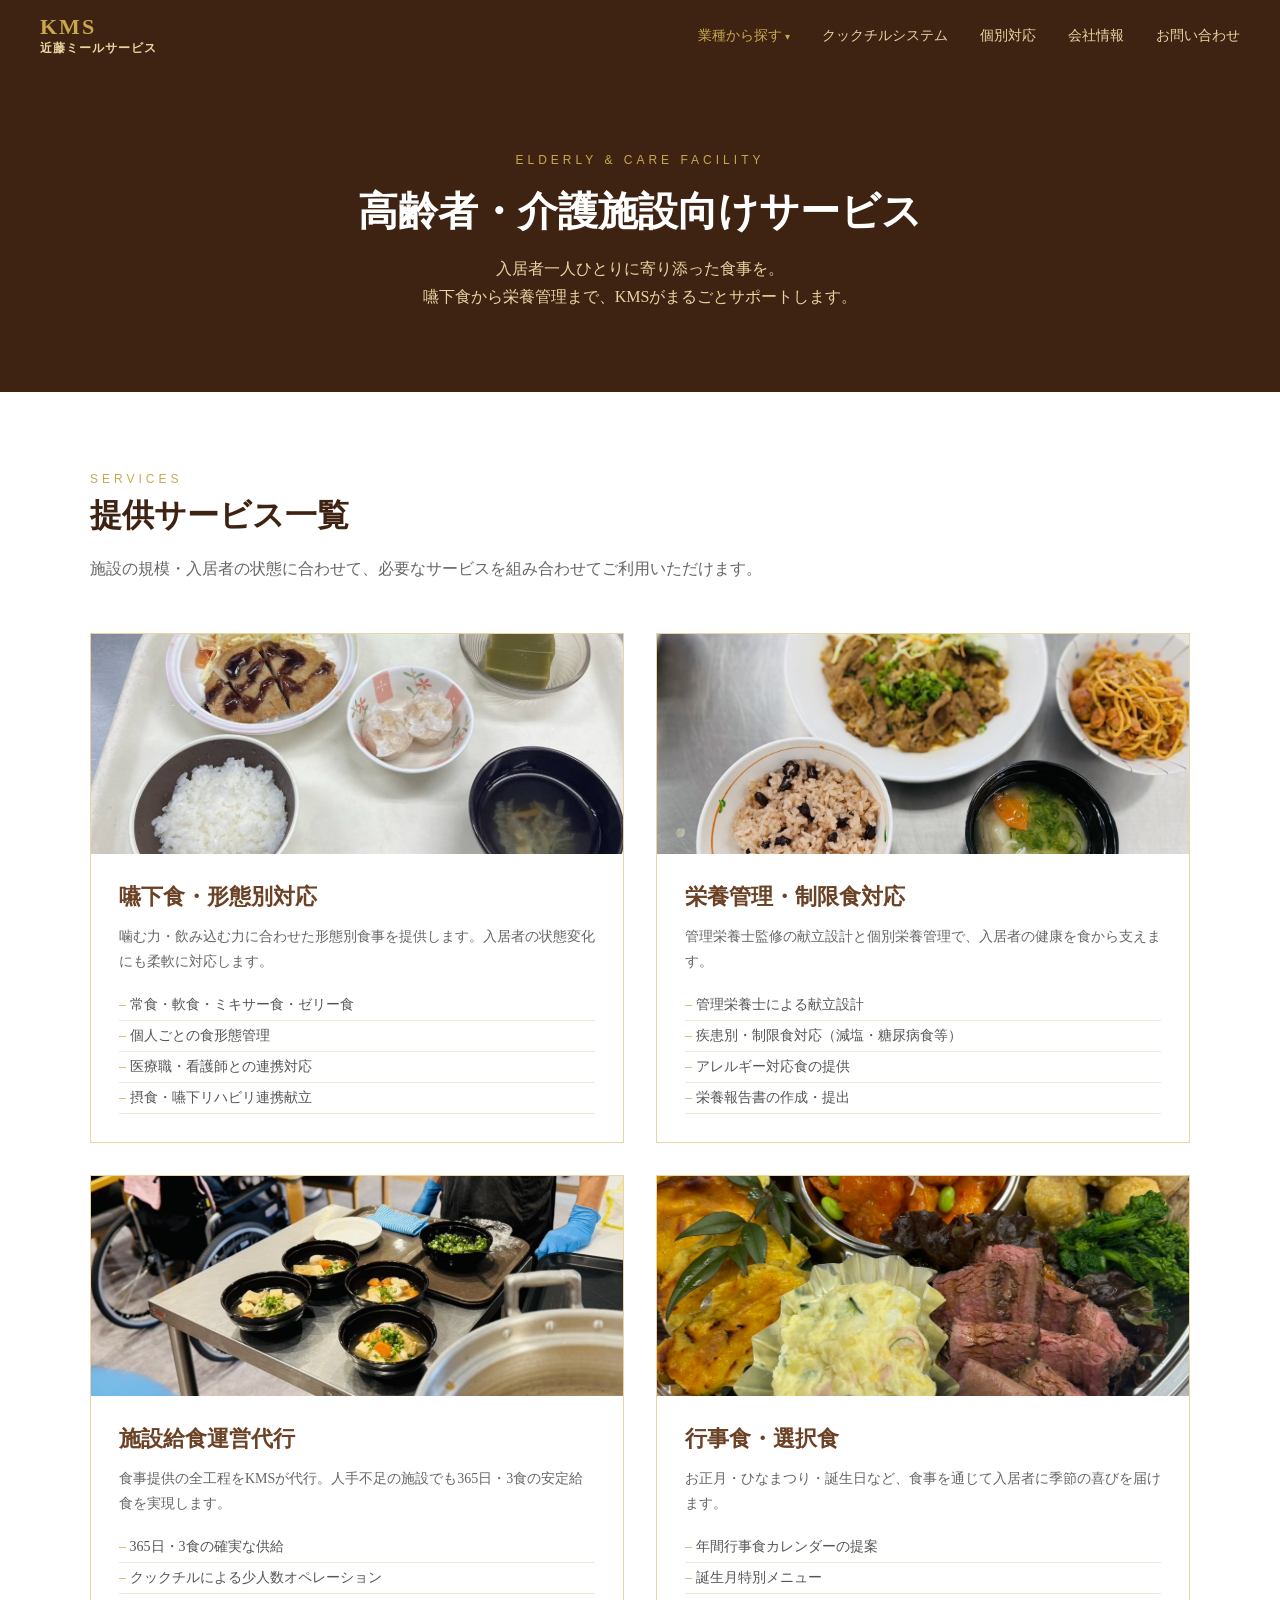
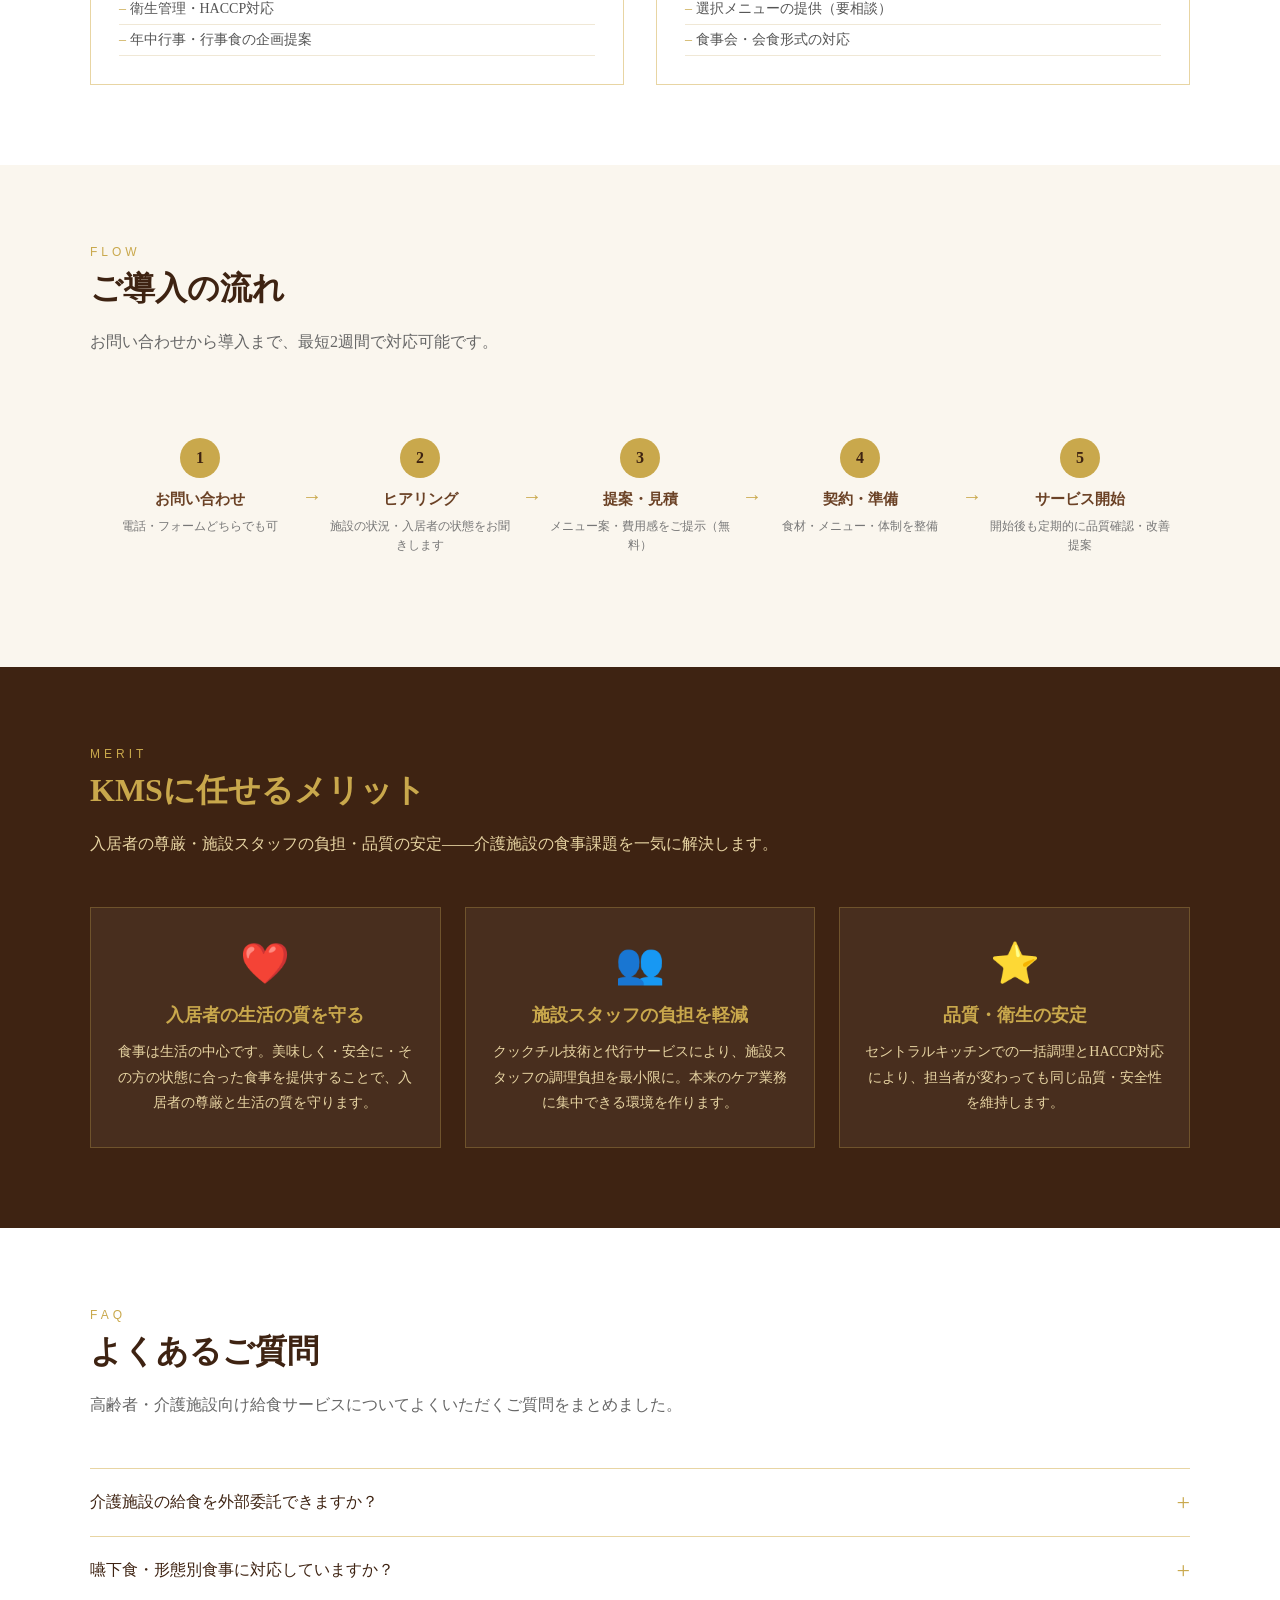
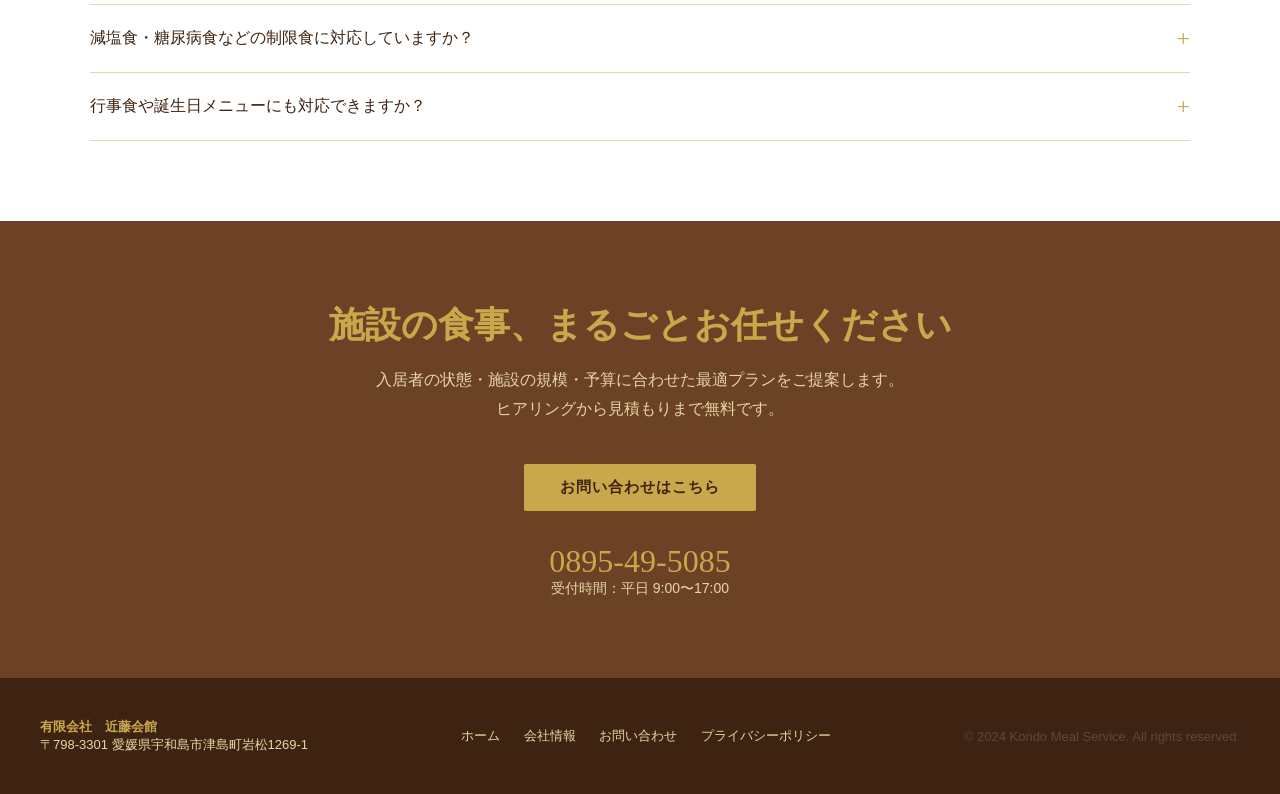
<file: elderly.html>
<!DOCTYPE html>
<html lang="ja">
<head>
  <meta charset="UTF-8">
  <meta name="viewport" content="width=device-width, initial-scale=1.0">
  <meta name="description" content="KMS近藤ミールサービスの高齢者・介護施設向け給食サービス。嚥下食・形態別食事・栄養管理・施設給食運営代行に対応。管理栄養士監修の献立で入居者の健康を支えます。愛媛・香川・大分対応。">
  <!-- Google Analytics -->
  <script async src="https://www.googletagmanager.com/gtag/js?id=G-E650L9RPHG"></script>
  <script>
    window.dataLayer = window.dataLayer || [];
    function gtag(){dataLayer.push(arguments);}
    gtag('js', new Date());
    gtag('config', 'G-E650L9RPHG');
  </script>
  <title>高齢者・介護施設向けサービス | 近藤ミールサービス</title>
  <script type="application/ld+json">
  {
    "@context": "https://schema.org",
    "@type": "Service",
    "name": "高齢者・介護施設向け給食サービス",
    "provider": {"@id": "https://satoshi291-max.github.io/kondo-meal-hp/#organization"},
    "serviceType": "介護施設向け給食・フードサービス",
    "description": "嚥下食・形態別食事・栄養管理・施設給食運営代行。管理栄養士監修の献立で入居者一人ひとりに寄り添った食事を365日提供します。",
    "areaServed": [{"@type": "State", "name": "愛媛県"}, {"@type": "State", "name": "香川県"}, {"@type": "State", "name": "大分県"}],
    "hasOfferCatalog": {
      "@type": "OfferCatalog",
      "name": "介護施設向けサービスメニュー",
      "itemListElement": [
        {"@type": "Offer", "itemOffered": {"@type": "Service", "name": "嚥下食・形態別対応"}},
        {"@type": "Offer", "itemOffered": {"@type": "Service", "name": "栄養管理・制限食対応"}},
        {"@type": "Offer", "itemOffered": {"@type": "Service", "name": "施設給食運営代行"}},
        {"@type": "Offer", "itemOffered": {"@type": "Service", "name": "行事食・選択食"}}
      ]
    }
  }
  </script>
  <link rel="stylesheet" href="style.css">
  <style>
    .service-cards {
      display: grid;
      grid-template-columns: repeat(2, 1fr);
      gap: 32px;
      margin-top: 48px;
    }
    .service-card { border: 1px solid var(--gold-light); overflow: hidden; }
    .service-card .card-body { padding: 28px; }
    .service-card h3 { font-size: 22px; color: var(--brown); margin-bottom: 12px; }
    .service-card p { font-size: 14px; color: #666; line-height: 1.8; margin-bottom: 16px; }
    .service-card ul { padding-left: 0; list-style: none; }
    .service-card ul li { font-size: 14px; color: #555; padding: 6px 0; border-bottom: 1px solid var(--beige-dark); }
    .service-card ul li::before { content: "– "; color: var(--gold); }
    .card-icon-block { height: 180px; display: flex; align-items: center; justify-content: center; font-size: 64px; }

    .merit-section { background: var(--brown-dark); }
    .merit-section h2 { color: var(--gold); }
    .merit-section .lead { color: var(--gold-light); }
    .merit-grid { display: grid; grid-template-columns: repeat(3, 1fr); gap: 24px; margin-top: 48px; }
    .merit-card { background: rgba(255,255,255,0.05); border: 1px solid rgba(201,168,76,0.3); padding: 32px 24px; text-align: center; }
    .merit-card .icon { font-size: 40px; margin-bottom: 16px; }
    .merit-card h3 { color: var(--gold); font-size: 18px; margin-bottom: 12px; }
    .merit-card p { color: var(--gold-light); font-size: 14px; line-height: 1.8; }

    @media (max-width: 768px) {
      .service-cards { grid-template-columns: 1fr; }
      .merit-grid { grid-template-columns: 1fr; }
    }
    .faq-section { background: var(--white); }
    .faq-item { border-bottom: 1px solid var(--gold-light); }
    .faq-item summary { padding: 20px 0; cursor: pointer; font-size: 16px; color: var(--brown-dark); list-style: none; display: flex; justify-content: space-between; align-items: center; gap: 16px; }
    .faq-item summary::-webkit-details-marker { display: none; }
    .faq-item summary::after { content: "+"; color: var(--gold); font-size: 24px; font-weight: 300; flex-shrink: 0; }
    .faq-item[open] summary::after { content: "–"; }
    .faq-item p { padding: 0 0 20px; font-size: 15px; color: #555; line-height: 1.9; }
  </style>
</head>
<body>

<header>
  <a href="index.html" class="logo">KMS <span>近藤ミールサービス</span></a>
  <nav>
    <div class="nav-dropdown">
      <a href="#" class="nav-dropdown-toggle active">業種から探す</a>
      <div class="dropdown-menu">
        <a href="hotel.html">ホテル・旅館</a>
        <a href="elderly.html">高齢者施設</a>
        <a href="school.html">学校・教育機関</a>
        <a href="jieitai.html">自衛隊</a>
      </div>
    </div>
    <a href="cookchil.html">クックチルシステム</a>
    <a href="custom.html">個別対応</a>
    <a href="company.html">会社情報</a>
    <a href="contact.html">お問い合わせ</a>
  </nav>
  <div class="hamburger" onclick="document.getElementById('mobileMenu').classList.toggle('open')">
    <span></span><span></span><span></span>
  </div>
</header>
<div class="mobile-menu" id="mobileMenu">
  <a href="hotel.html">ホテル・旅館</a>
  <a href="elderly.html">高齢者施設</a>
  <a href="school.html">学校・教育機関</a>
  <a href="jieitai.html">自衛隊</a>
  <a href="cookchil.html">クックチルシステム</a>
  <a href="custom.html">個別対応</a>
  <a href="company.html">会社情報</a>
  <a href="contact.html">お問い合わせ</a>
</div>

<div class="page-hero">
  <p class="section-label">Elderly &amp; Care Facility</p>
  <h1>高齢者・介護施設向けサービス</h1>
  <p>入居者一人ひとりに寄り添った食事を。<br>嚥下食から栄養管理まで、KMSがまるごとサポートします。</p>
</div>

<!-- サービス一覧 -->
<section style="background: var(--white);">
  <div class="container">
    <p class="section-label">Services</p>
    <h2>提供サービス一覧</h2>
    <p class="lead">施設の規模・入居者の状態に合わせて、必要なサービスを組み合わせてご利用いただけます。</p>
    <div class="service-cards">

      <div class="service-card">
        <img src="images/アレルギー対応食（イメージ）.jpg" alt="嚥下食・形態別対応" class="card-img" style="height:220px; object-fit:cover; display:block;">
        <div class="card-body">
          <h3>嚥下食・形態別対応</h3>
          <p>噛む力・飲み込む力に合わせた形態別食事を提供します。入居者の状態変化にも柔軟に対応します。</p>
          <ul>
            <li>常食・軟食・ミキサー食・ゼリー食</li>
            <li>個人ごとの食形態管理</li>
            <li>医療職・看護師との連携対応</li>
            <li>摂食・嚥下リハビリ連携献立</li>
          </ul>
        </div>
      </div>

      <div class="service-card">
        <img src="images/栄養管理・制限食.jpg" alt="栄養管理・制限食対応" class="card-img" style="height:220px; object-fit:cover; display:block;">
        <div class="card-body">
          <h3>栄養管理・制限食対応</h3>
          <p>管理栄養士監修の献立設計と個別栄養管理で、入居者の健康を食から支えます。</p>
          <ul>
            <li>管理栄養士による献立設計</li>
            <li>疾患別・制限食対応（減塩・糖尿病食等）</li>
            <li>アレルギー対応食の提供</li>
            <li>栄養報告書の作成・提出</li>
          </ul>
        </div>
      </div>

      <div class="service-card">
        <img src="images/施設給食運営代行２.jpg" alt="施設給食運営代行" class="card-img" style="height:220px; object-fit:cover; display:block;">
        <div class="card-body">
          <h3>施設給食運営代行</h3>
          <p>食事提供の全工程をKMSが代行。人手不足の施設でも365日・3食の安定給食を実現します。</p>
          <ul>
            <li>365日・3食の確実な供給</li>
            <li>クックチルによる少人数オペレーション</li>
            <li>衛生管理・HACCP対応</li>
            <li>年中行事・行事食の企画提案</li>
          </ul>
        </div>
      </div>

      <div class="service-card">
        <img src="images/hotel/オードブル%20(4).jpg" alt="行事食・選択食" class="card-img" style="height:220px; object-fit:cover; display:block;">
        <div class="card-body">
          <h3>行事食・選択食</h3>
          <p>お正月・ひなまつり・誕生日など、食事を通じて入居者に季節の喜びを届けます。</p>
          <ul>
            <li>年間行事食カレンダーの提案</li>
            <li>誕生月特別メニュー</li>
            <li>選択メニューの提供（要相談）</li>
            <li>食事会・会食形式の対応</li>
          </ul>
        </div>
      </div>

    </div>
  </div>
</section>

<!-- 導入フロー -->
<section class="flow-section">
  <div class="container">
    <p class="section-label">Flow</p>
    <h2>ご導入の流れ</h2>
    <p class="lead">お問い合わせから導入まで、最短2週間で対応可能です。</p>
    <div class="flow-steps">
      <div class="flow-item"><div class="step-num">1</div><h4>お問い合わせ</h4><p>電話・フォームどちらでも可</p></div>
      <div class="flow-item"><div class="step-num">2</div><h4>ヒアリング</h4><p>施設の状況・入居者の状態をお聞きします</p></div>
      <div class="flow-item"><div class="step-num">3</div><h4>提案・見積</h4><p>メニュー案・費用感をご提示（無料）</p></div>
      <div class="flow-item"><div class="step-num">4</div><h4>契約・準備</h4><p>食材・メニュー・体制を整備</p></div>
      <div class="flow-item"><div class="step-num">5</div><h4>サービス開始</h4><p>開始後も定期的に品質確認・改善提案</p></div>
    </div>
  </div>
</section>

<!-- 導入メリット -->
<section class="merit-section">
  <div class="container">
    <p class="section-label">Merit</p>
    <h2>KMSに任せるメリット</h2>
    <p class="lead">入居者の尊厳・施設スタッフの負担・品質の安定——介護施設の食事課題を一気に解決します。</p>
    <div class="merit-grid">
      <div class="merit-card">
        <div class="icon">❤️</div>
        <h3>入居者の生活の質を守る</h3>
        <p>食事は生活の中心です。美味しく・安全に・その方の状態に合った食事を提供することで、入居者の尊厳と生活の質を守ります。</p>
      </div>
      <div class="merit-card">
        <div class="icon">👥</div>
        <h3>施設スタッフの負担を軽減</h3>
        <p>クックチル技術と代行サービスにより、施設スタッフの調理負担を最小限に。本来のケア業務に集中できる環境を作ります。</p>
      </div>
      <div class="merit-card">
        <div class="icon">⭐</div>
        <h3>品質・衛生の安定</h3>
        <p>セントラルキッチンでの一括調理とHACCP対応により、担当者が変わっても同じ品質・安全性を維持します。</p>
      </div>
    </div>
  </div>
</section>

<!-- FAQ -->
<script type="application/ld+json">
{
  "@context": "https://schema.org",
  "@type": "FAQPage",
  "mainEntity": [
    {
      "@type": "Question",
      "name": "介護施設の給食を外部委託できますか？",
      "acceptedAnswer": {"@type": "Answer", "text": "はい、対応しています。KMS近藤ミールサービスでは、食事提供の全工程を代行します。クックチルシステムにより現地スタッフを最小限に抑えながら、365日・3食の安定した給食を提供します。"}
    },
    {
      "@type": "Question",
      "name": "嚥下食・形態別食事に対応していますか？",
      "acceptedAnswer": {"@type": "Answer", "text": "はい、対応しています。常食・軟食・ミキサー食・ゼリー食など、入居者の噛む力・飲み込む力に合わせた形態別食事を提供します。医療職・看護師との連携対応も行います。"}
    },
    {
      "@type": "Question",
      "name": "減塩食・糖尿病食などの制限食に対応していますか？",
      "acceptedAnswer": {"@type": "Answer", "text": "はい、対応しています。管理栄養士監修のもと、疾患別・制限食（減塩・糖尿病食等）に対応します。アレルギー対応食の提供や栄養報告書の作成・提出も行います。"}
    },
    {
      "@type": "Question",
      "name": "行事食や誕生日メニューにも対応できますか？",
      "acceptedAnswer": {"@type": "Answer", "text": "はい、対応しています。年間行事食カレンダーの提案・誕生月特別メニュー・選択メニューの提供（要相談）など、入居者の生活の質を高める食事を提案します。"}
    }
  ]
}
</script>
<section class="faq-section">
  <div class="container">
    <p class="section-label">FAQ</p>
    <h2>よくあるご質問</h2>
    <p class="lead">高齢者・介護施設向け給食サービスについてよくいただくご質問をまとめました。</p>
    <div class="faq-list">
      <details class="faq-item">
        <summary>介護施設の給食を外部委託できますか？</summary>
        <p>はい、対応しています。食事提供の全工程を代行します。クックチルシステムにより現地スタッフを最小限に抑えながら、365日・3食の安定した給食を提供します。</p>
      </details>
      <details class="faq-item">
        <summary>嚥下食・形態別食事に対応していますか？</summary>
        <p>はい、対応しています。常食・軟食・ミキサー食・ゼリー食など、入居者の状態に合わせた形態別食事を提供します。医療職・看護師との連携対応も行います。</p>
      </details>
      <details class="faq-item">
        <summary>減塩食・糖尿病食などの制限食に対応していますか？</summary>
        <p>はい、対応しています。管理栄養士監修のもと、疾患別・制限食に対応します。アレルギー対応食の提供や栄養報告書の作成・提出も行います。</p>
      </details>
      <details class="faq-item">
        <summary>行事食や誕生日メニューにも対応できますか？</summary>
        <p>はい、対応しています。年間行事食カレンダーの提案・誕生月特別メニュー・選択メニューの提供（要相談）など、入居者の生活の質を高める食事を提案します。</p>
      </details>
    </div>
  </div>
</section>

<!-- CTA -->
<section class="cta-section">
  <h2>施設の食事、まるごとお任せください</h2>
  <p>入居者の状態・施設の規模・予算に合わせた最適プランをご提案します。<br>ヒアリングから見積もりまで無料です。</p>
  <div class="cta-buttons">
    <a href="contact.html" class="btn-primary">お問い合わせはこちら</a>
  </div>
  <div class="tel">0895-49-5085<span>受付時間：平日 9:00〜17:00</span></div>
</section>

<footer>
  <div><strong style="color: var(--gold);">有限会社　近藤会館</strong><br>〒798-3301 愛媛県宇和島市津島町岩松1269-1</div>
  <div>
    <a href="index.html">ホーム</a>
    <a href="company.html">会社情報</a>
    <a href="contact.html">お問い合わせ</a>
    <a href="privacy.html">プライバシーポリシー</a>
  </div>
  <div style="color: #5a4a3a;">© 2024 Kondo Meal Service. All rights reserved.</div>
</footer>

</body>
</html>
</file>
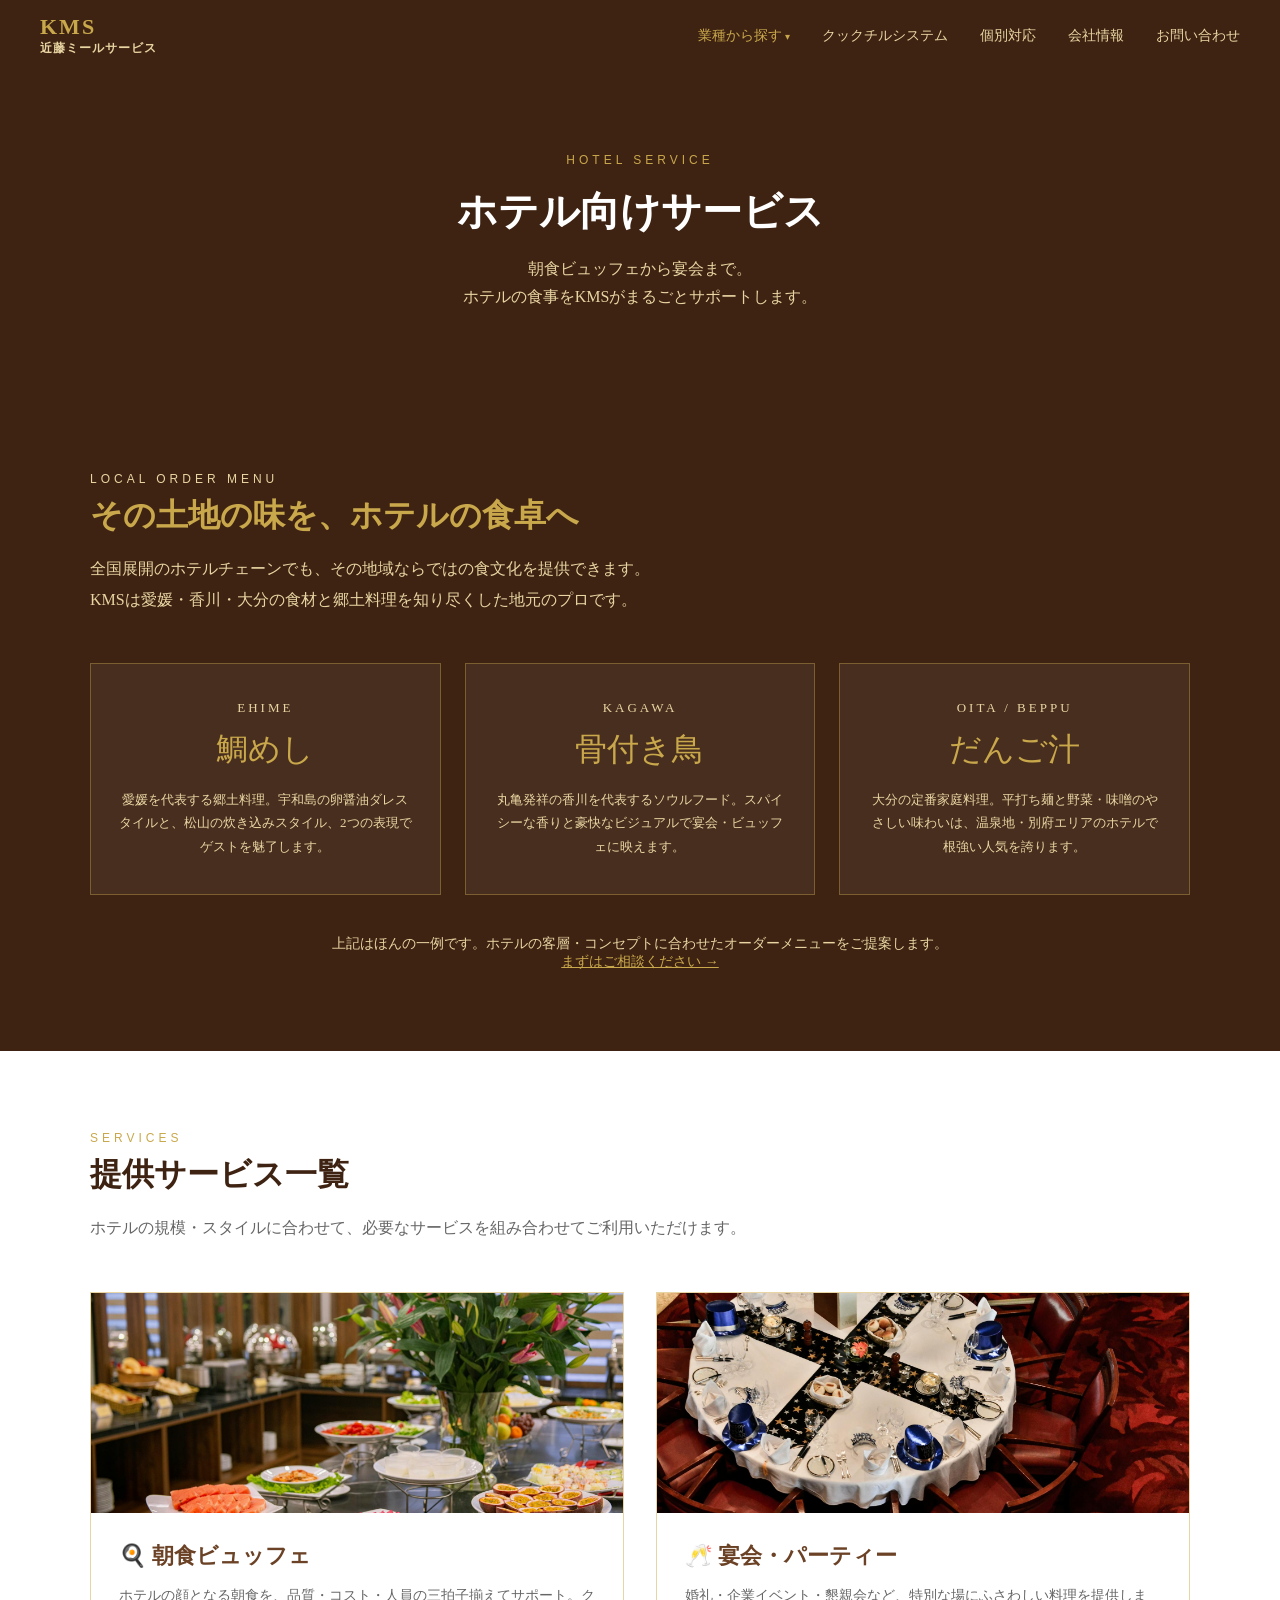
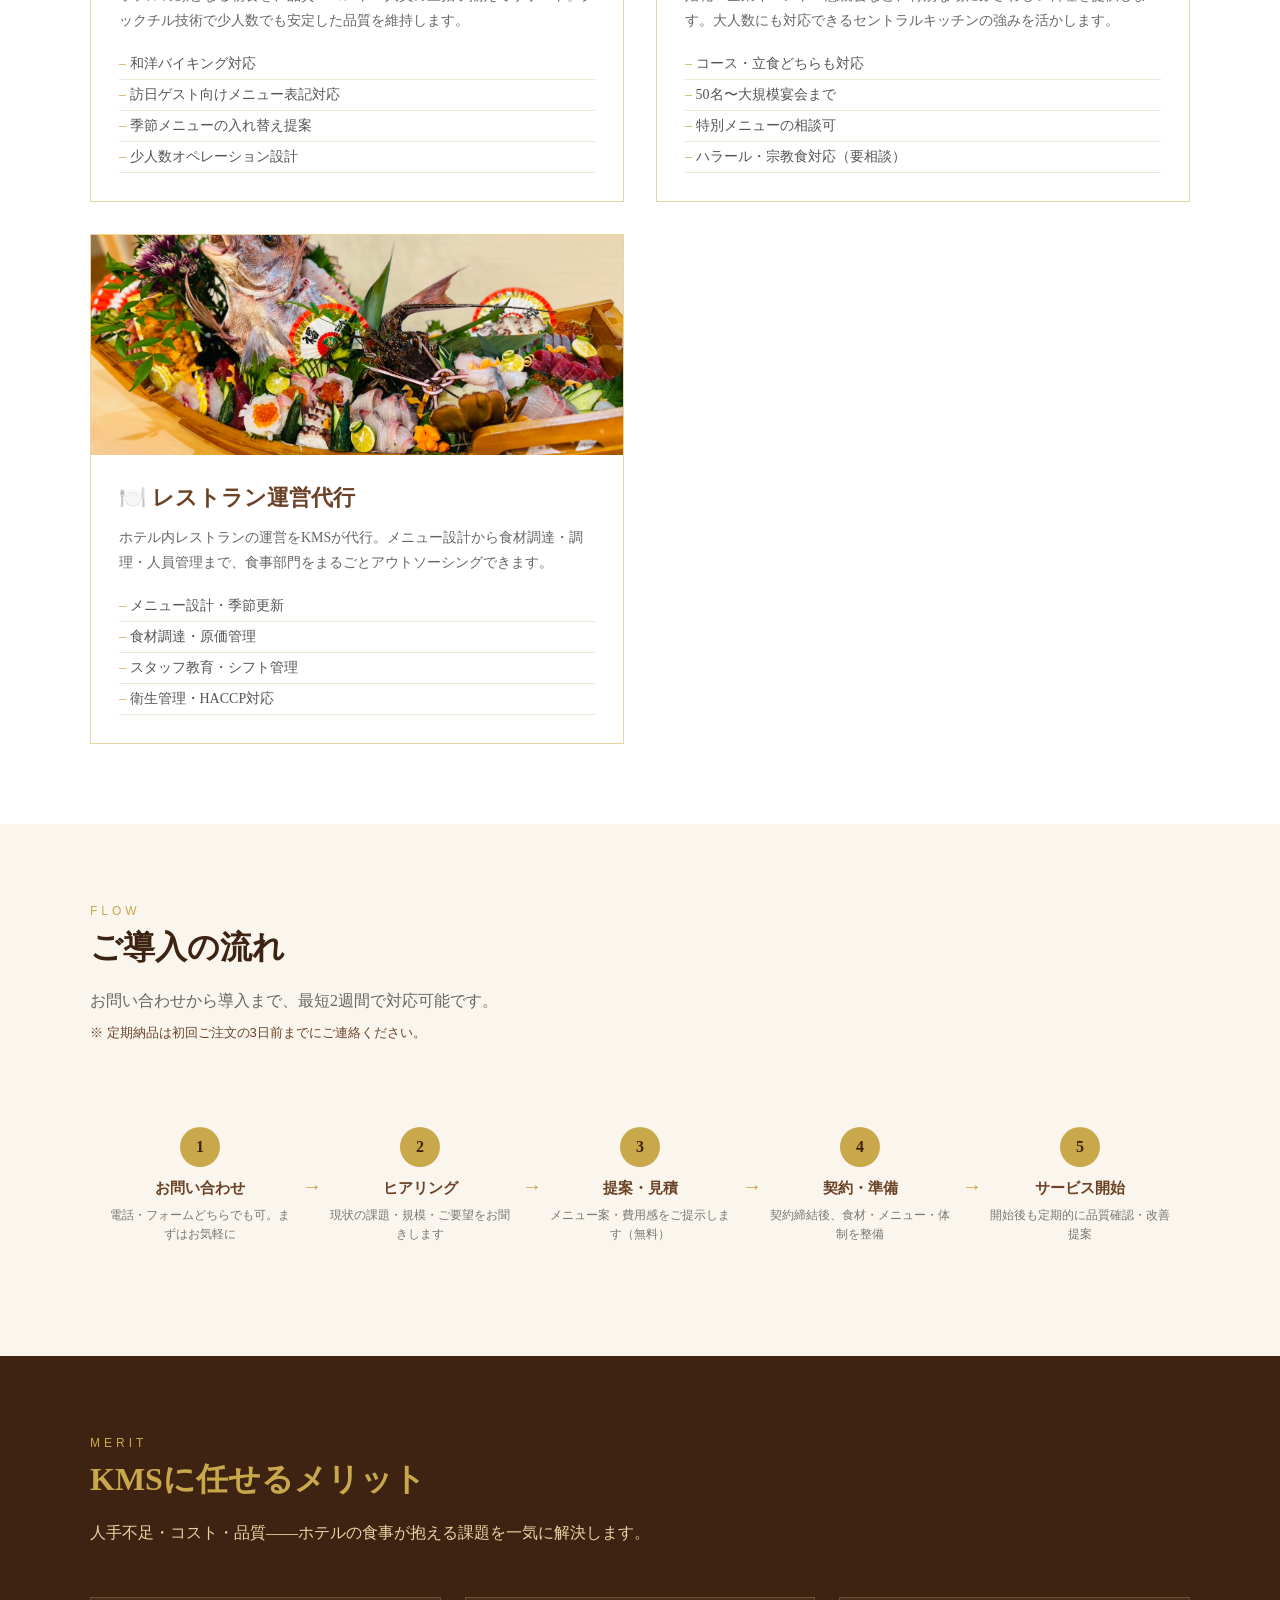
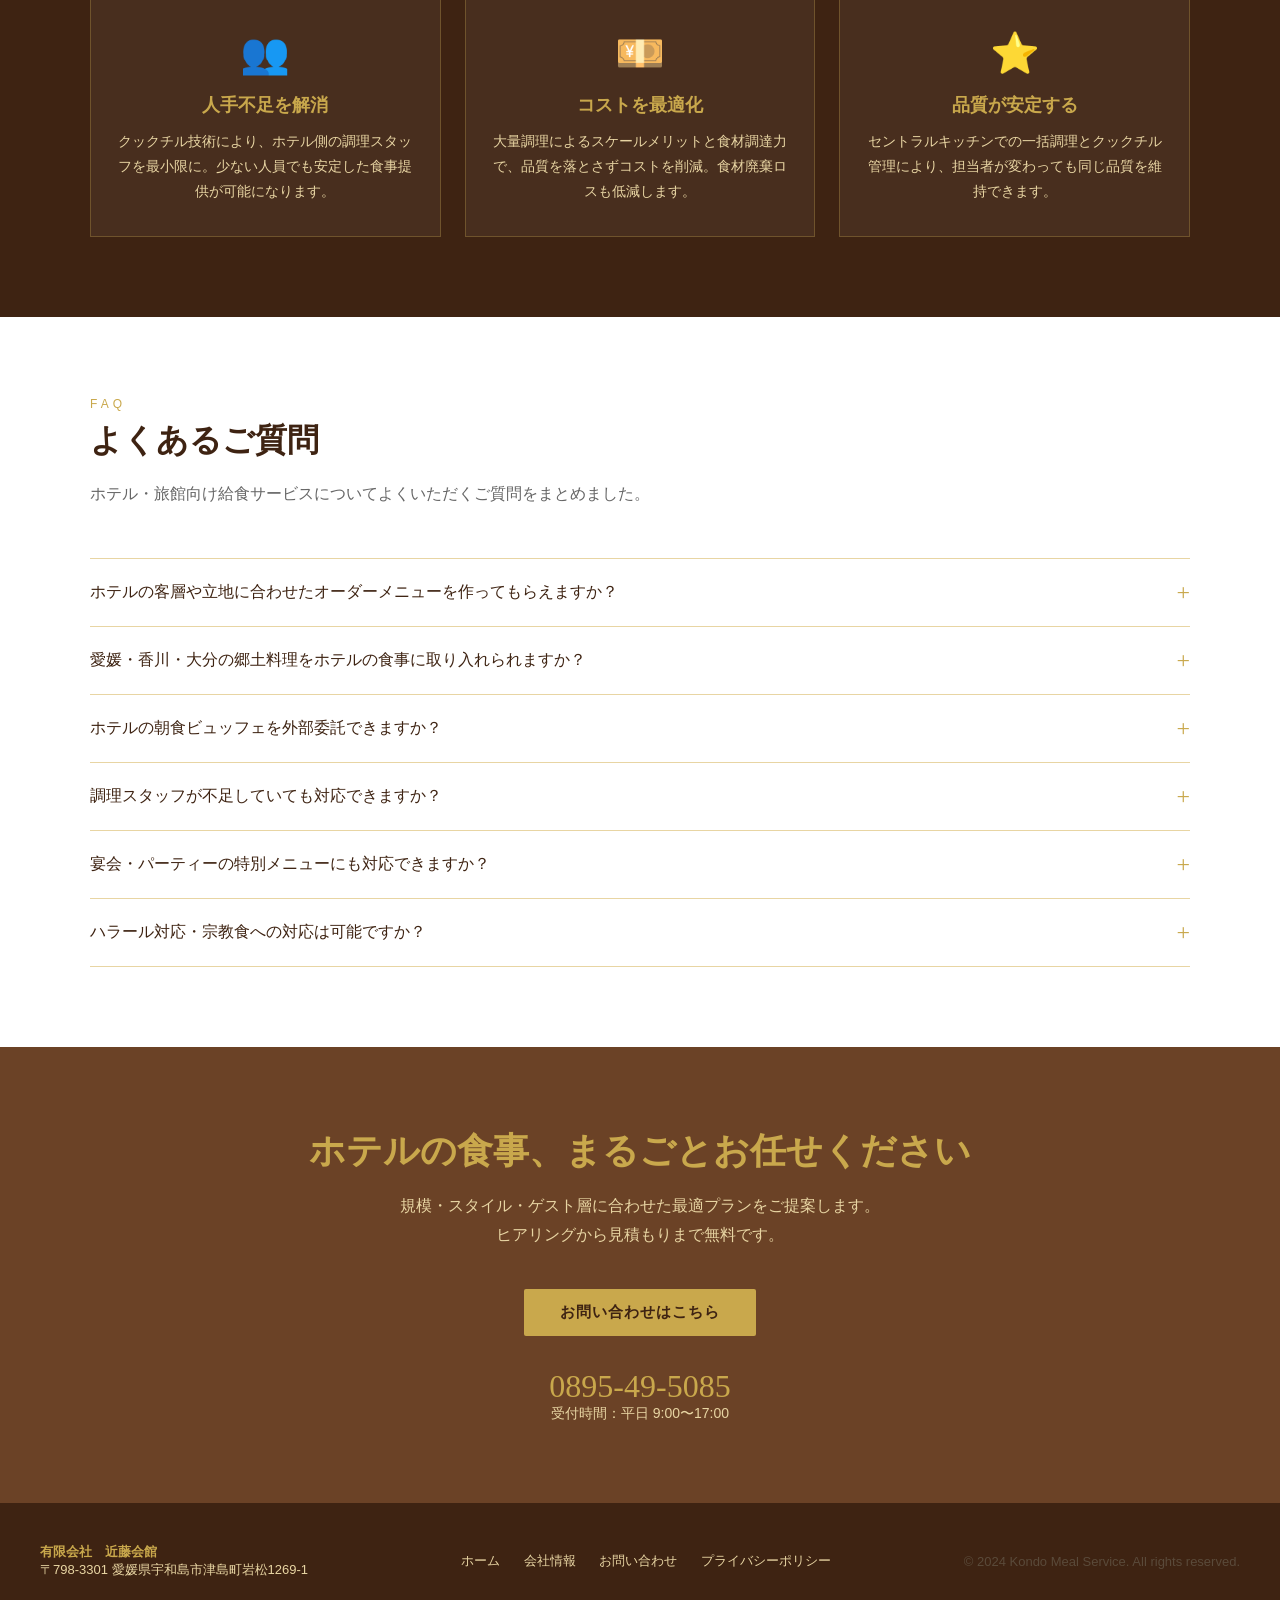
<file: hotel.html>
<!DOCTYPE html>
<html lang="ja">
<head>
  <meta charset="UTF-8">
  <meta name="viewport" content="width=device-width, initial-scale=1.0">
  <meta name="description" content="KMS近藤ミールサービスのホテル・旅館向け給食サービス。朝食ビュッフェ・宴会・レストラン運営代行をクックチルシステムで対応。人手不足・コスト削減・品質安定を実現。愛媛・香川・大分のホテルに実績あり。">
  <!-- Google Analytics -->
  <script async src="https://www.googletagmanager.com/gtag/js?id=G-E650L9RPHG"></script>
  <script>
    window.dataLayer = window.dataLayer || [];
    function gtag(){dataLayer.push(arguments);}
    gtag('js', new Date());
    gtag('config', 'G-E650L9RPHG');
  </script>
  <title>ホテル向けサービス | 近藤ミールサービス</title>
  <script type="application/ld+json">
  {
    "@context": "https://schema.org",
    "@type": "Service",
    "name": "ホテル・旅館向け給食・フードサービス",
    "provider": {"@id": "https://satoshi291-max.github.io/kondo-meal-hp/#organization"},
    "serviceType": "ホテル向け食事サービス",
    "description": "朝食ビュッフェ・宴会・レストラン運営代行まで。クックチルシステムと専任チームで、ホテルの人手不足・コスト・品質課題をまるごと解決します。",
    "areaServed": [{"@type": "State", "name": "愛媛県"}, {"@type": "State", "name": "香川県"}, {"@type": "State", "name": "大分県"}],
    "hasOfferCatalog": {
      "@type": "OfferCatalog",
      "name": "ホテル向けサービスメニュー",
      "itemListElement": [
        {"@type": "Offer", "itemOffered": {"@type": "Service", "name": "朝食ビュッフェ"}},
        {"@type": "Offer", "itemOffered": {"@type": "Service", "name": "宴会・パーティー料理"}},
        {"@type": "Offer", "itemOffered": {"@type": "Service", "name": "レストラン運営代行"}}
      ]
    }
  }
  </script>
  <link rel="stylesheet" href="style.css">
  <style>
    .service-cards {
      display: grid;
      grid-template-columns: repeat(2, 1fr);
      gap: 32px;
      margin-top: 48px;
    }
    .service-card {
      border: 1px solid var(--gold-light);
      overflow: hidden;
    }
    .service-card .card-img { width: 100%; }
    .service-card .card-body { padding: 28px; }
    .service-card h3 { font-size: 22px; color: var(--brown); margin-bottom: 12px; }
    .service-card p { font-size: 14px; color: #666; line-height: 1.8; margin-bottom: 16px; }
    .service-card ul { padding-left: 0; list-style: none; }
    .service-card ul li { font-size: 14px; color: #555; padding: 6px 0; border-bottom: 1px solid var(--beige-dark); }
    .service-card ul li::before { content: "– "; color: var(--gold); }

    .flow-section { background: var(--beige); }
    .flow-steps {
      display: grid;
      grid-template-columns: repeat(5, 1fr);
      gap: 0;
      margin-top: 48px;
    }
    .flow-item {
      text-align: center;
      padding: 32px 16px;
      position: relative;
    }
    .flow-item::after {
      content: "→";
      position: absolute;
      right: -12px;
      top: 50%;
      transform: translateY(-50%);
      color: var(--gold);
      font-size: 20px;
    }
    .flow-item:last-child::after { display: none; }
    .flow-item .step-num {
      width: 40px; height: 40px;
      background: var(--gold);
      color: var(--brown-dark);
      border-radius: 50%;
      display: flex;
      align-items: center;
      justify-content: center;
      font-weight: bold;
      font-size: 16px;
      margin: 0 auto 12px;
      font-family: Georgia, serif;
    }
    .flow-item h4 { font-size: 15px; color: var(--brown); margin-bottom: 8px; }
    .flow-item p { font-size: 12px; color: #777; line-height: 1.6; font-family: sans-serif; }

    .merit-section { background: var(--brown-dark); }
    .merit-section h2 { color: var(--gold); }
    .merit-section .lead { color: var(--gold-light); }
    .merit-grid {
      display: grid;
      grid-template-columns: repeat(3, 1fr);
      gap: 24px;
      margin-top: 48px;
    }
    .merit-card {
      background: rgba(255,255,255,0.05);
      border: 1px solid rgba(201,168,76,0.3);
      padding: 32px 24px;
      text-align: center;
    }
    .merit-card .icon { font-size: 40px; margin-bottom: 16px; }
    .merit-card h3 { color: var(--gold); font-size: 18px; margin-bottom: 12px; }
    .merit-card p { color: var(--gold-light); font-size: 14px; line-height: 1.8; }

    @media (max-width: 768px) {
      .service-cards { grid-template-columns: 1fr; }
      .flow-steps { grid-template-columns: 1fr; }
      .flow-item::after { content: "↓"; right: 50%; top: unset; bottom: -16px; transform: translateX(50%); }
      .merit-grid { grid-template-columns: 1fr; }
    }
    .faq-section { background: var(--white); }
    .faq-item { border-bottom: 1px solid var(--gold-light); }
    .faq-item summary { padding: 20px 0; cursor: pointer; font-size: 16px; color: var(--brown-dark); list-style: none; display: flex; justify-content: space-between; align-items: center; gap: 16px; }
    .faq-item summary::-webkit-details-marker { display: none; }
    .faq-item summary::after { content: "+"; color: var(--gold); font-size: 24px; font-weight: 300; flex-shrink: 0; }
    .faq-item[open] summary::after { content: "–"; }
    .faq-item p { padding: 0 0 20px; font-size: 15px; color: #555; line-height: 1.9; }
  </style>
</head>
<body>

<header>
  <a href="index.html" class="logo">KMS <span>近藤ミールサービス</span></a>
  <nav>
    <div class="nav-dropdown">
      <a href="#" class="nav-dropdown-toggle active">業種から探す</a>
      <div class="dropdown-menu">
        <a href="hotel.html">ホテル・旅館</a>
        <a href="elderly.html">高齢者施設</a>
        <a href="school.html">学校・教育機関</a>
        <a href="jieitai.html">自衛隊</a>
      </div>
    </div>
    <a href="cookchil.html">クックチルシステム</a>
    <a href="custom.html">個別対応</a>
    <a href="company.html">会社情報</a>
    <a href="contact.html">お問い合わせ</a>
  </nav>
  <div class="hamburger" onclick="document.getElementById('mobileMenu').classList.toggle('open')">
    <span></span><span></span><span></span>
  </div>
</header>
<div class="mobile-menu" id="mobileMenu">
  <a href="hotel.html">ホテル・旅館</a>
  <a href="elderly.html">高齢者施設</a>
  <a href="school.html">学校・教育機関</a>
  <a href="jieitai.html">自衛隊</a>
  <a href="cookchil.html">クックチルシステム</a>
  <a href="custom.html">個別対応</a>
  <a href="company.html">会社情報</a>
  <a href="contact.html">お問い合わせ</a>
</div>

<div class="page-hero">
  <p class="section-label">Hotel Service</p>
  <h1>ホテル向けサービス</h1>
  <p>朝食ビュッフェから宴会まで。<br>ホテルの食事をKMSがまるごとサポートします。</p>
</div>

<!-- 地域オーダーメニュー -->
<section style="background: var(--brown-dark);">
  <div class="container">
    <p class="section-label" style="color: var(--gold-light);">Local Order Menu</p>
    <h2 style="color: var(--gold);">その土地の味を、ホテルの食卓へ</h2>
    <p class="lead" style="color: var(--gold-light);">全国展開のホテルチェーンでも、その地域ならではの食文化を提供できます。<br>KMSは愛媛・香川・大分の食材と郷土料理を知り尽くした地元のプロです。</p>
    <div style="display: grid; grid-template-columns: repeat(3, 1fr); gap: 24px; margin-top: 48px;">
      <div style="background: rgba(255,255,255,0.05); border: 1px solid rgba(201,168,76,0.4); padding: 36px 28px; text-align: center;">
        <div style="font-size: 13px; letter-spacing: 3px; color: var(--gold-light); margin-bottom: 12px;">EHIME</div>
        <div style="font-size: 32px; color: var(--gold); font-family: Georgia, serif; margin-bottom: 16px;">鯛めし</div>
        <p style="font-size: 13px; color: var(--gold-light); line-height: 1.8;">愛媛を代表する郷土料理。宇和島の卵醤油ダレスタイルと、松山の炊き込みスタイル、2つの表現でゲストを魅了します。</p>
      </div>
      <div style="background: rgba(255,255,255,0.05); border: 1px solid rgba(201,168,76,0.4); padding: 36px 28px; text-align: center;">
        <div style="font-size: 13px; letter-spacing: 3px; color: var(--gold-light); margin-bottom: 12px;">KAGAWA</div>
        <div style="font-size: 32px; color: var(--gold); font-family: Georgia, serif; margin-bottom: 16px;">骨付き鳥</div>
        <p style="font-size: 13px; color: var(--gold-light); line-height: 1.8;">丸亀発祥の香川を代表するソウルフード。スパイシーな香りと豪快なビジュアルで宴会・ビュッフェに映えます。</p>
      </div>
      <div style="background: rgba(255,255,255,0.05); border: 1px solid rgba(201,168,76,0.4); padding: 36px 28px; text-align: center;">
        <div style="font-size: 13px; letter-spacing: 3px; color: var(--gold-light); margin-bottom: 12px;">OITA / BEPPU</div>
        <div style="font-size: 32px; color: var(--gold); font-family: Georgia, serif; margin-bottom: 16px;">だんご汁</div>
        <p style="font-size: 13px; color: var(--gold-light); line-height: 1.8;">大分の定番家庭料理。平打ち麺と野菜・味噌のやさしい味わいは、温泉地・別府エリアのホテルで根強い人気を誇ります。</p>
      </div>
    </div>
    <p style="text-align: center; margin-top: 40px; font-size: 14px; color: var(--gold-light);">上記はほんの一例です。ホテルの客層・コンセプトに合わせたオーダーメニューをご提案します。<br><a href="contact.html" style="color: var(--gold);">まずはご相談ください →</a></p>
  </div>
</section>

<!-- サービス一覧 -->
<section style="background: var(--white);">
  <div class="container">
    <p class="section-label">Services</p>
    <h2>提供サービス一覧</h2>
    <p class="lead">ホテルの規模・スタイルに合わせて、必要なサービスを組み合わせてご利用いただけます。</p>
    <div class="service-cards">

      <div class="service-card">
        <img src="images/hotel/buffet_01.jpg" alt="朝食ビュッフェ" class="card-img" style="height:220px; object-fit:cover; display:block;">
        <div class="card-body">
          <h3>🍳 朝食ビュッフェ</h3>
          <p>ホテルの顔となる朝食を、品質・コスト・人員の三拍子揃えてサポート。クックチル技術で少人数でも安定した品質を維持します。</p>
          <ul>
            <li>和洋バイキング対応</li>
            <li>訪日ゲスト向けメニュー表記対応</li>
            <li>季節メニューの入れ替え提案</li>
            <li>少人数オペレーション設計</li>
          </ul>
        </div>
      </div>

      <div class="service-card">
        <img src="images/hotel/banquet_01.jpg" alt="宴会・パーティー料理" class="card-img" style="height:220px; object-fit:cover; display:block;">
        <div class="card-body">
          <h3>🥂 宴会・パーティー</h3>
          <p>婚礼・企業イベント・懇親会など、特別な場にふさわしい料理を提供します。大人数にも対応できるセントラルキッチンの強みを活かします。</p>
          <ul>
            <li>コース・立食どちらも対応</li>
            <li>50名〜大規模宴会まで</li>
            <li>特別メニューの相談可</li>
            <li>ハラール・宗教食対応（要相談）</li>
          </ul>
        </div>
      </div>

<div class="service-card">
        <img src="images/hotel/タイの活け造.jpg" alt="レストラン運営代行" class="card-img" style="height:220px; object-fit:cover; display:block;">
        <div class="card-body">
          <h3>🍽️ レストラン運営代行</h3>
          <p>ホテル内レストランの運営をKMSが代行。メニュー設計から食材調達・調理・人員管理まで、食事部門をまるごとアウトソーシングできます。</p>
          <ul>
            <li>メニュー設計・季節更新</li>
            <li>食材調達・原価管理</li>
            <li>スタッフ教育・シフト管理</li>
            <li>衛生管理・HACCP対応</li>
          </ul>
        </div>
      </div>

    </div>
  </div>
</section>

<!-- 導入フロー -->
<section class="flow-section">
  <div class="container">
    <p class="section-label">Flow</p>
    <h2>ご導入の流れ</h2>
    <p class="lead">お問い合わせから導入まで、最短2週間で対応可能です。<br><span style="font-size:13px; font-family:sans-serif; color:var(--brown);">※ 定期納品は初回ご注文の3日前までにご連絡ください。</span></p>
    <div class="flow-steps">
      <div class="flow-item">
        <div class="step-num">1</div>
        <h4>お問い合わせ</h4>
        <p>電話・フォームどちらでも可。まずはお気軽に</p>
      </div>
      <div class="flow-item">
        <div class="step-num">2</div>
        <h4>ヒアリング</h4>
        <p>現状の課題・規模・ご要望をお聞きします</p>
      </div>
      <div class="flow-item">
        <div class="step-num">3</div>
        <h4>提案・見積</h4>
        <p>メニュー案・費用感をご提示します（無料）</p>
      </div>
      <div class="flow-item">
        <div class="step-num">4</div>
        <h4>契約・準備</h4>
        <p>契約締結後、食材・メニュー・体制を整備</p>
      </div>
      <div class="flow-item">
        <div class="step-num">5</div>
        <h4>サービス開始</h4>
        <p>開始後も定期的に品質確認・改善提案</p>
      </div>
    </div>
  </div>
</section>

<!-- 導入メリット -->
<section class="merit-section">
  <div class="container">
    <p class="section-label">Merit</p>
    <h2>KMSに任せるメリット</h2>
    <p class="lead">人手不足・コスト・品質——ホテルの食事が抱える課題を一気に解決します。</p>
    <div class="merit-grid">
      <div class="merit-card">
        <div class="icon">👥</div>
        <h3>人手不足を解消</h3>
        <p>クックチル技術により、ホテル側の調理スタッフを最小限に。少ない人員でも安定した食事提供が可能になります。</p>
      </div>
      <div class="merit-card">
        <div class="icon">💴</div>
        <h3>コストを最適化</h3>
        <p>大量調理によるスケールメリットと食材調達力で、品質を落とさずコストを削減。食材廃棄ロスも低減します。</p>
      </div>
      <div class="merit-card">
        <div class="icon">⭐</div>
        <h3>品質が安定する</h3>
        <p>セントラルキッチンでの一括調理とクックチル管理により、担当者が変わっても同じ品質を維持できます。</p>
      </div>
    </div>
  </div>
</section>

<!-- FAQ -->
<script type="application/ld+json">
{
  "@context": "https://schema.org",
  "@type": "FAQPage",
  "mainEntity": [
    {
      "@type": "Question",
      "name": "ホテルの客層や立地に合わせたオーダーメニューを作ってもらえますか？",
      "acceptedAnswer": {"@type": "Answer", "text": "はい、対応しています。KMS近藤ミールサービスは愛媛・香川・大分に4拠点のセントラルキッチンを持ち、各地域の食文化を熟知しています。愛媛の鯛めし・香川の骨付き鳥・大分のだんご汁など、その土地ならではの郷土料理をホテルの朝食ビュッフェや宴会に組み込む提案が可能です。全国展開のホテルチェーンでも地域ごとの食文化を表現できます。"}
    },
    {
      "@type": "Question",
      "name": "愛媛・香川・大分の郷土料理をホテルの食事に取り入れることはできますか？",
      "acceptedAnswer": {"@type": "Answer", "text": "はい、可能です。愛媛の鯛めし（宇和島の卵醤油ダレスタイル・松山の炊き込みスタイル）・香川の骨付き鳥・大分のだんご汁など、地元を知るKMSが郷土料理のオーダーメニューをご提案します。ホテルのコンセプト・客層・季節に合わせてカスタマイズします。まずはお気軽にご相談ください（TEL: 0895-49-5085）。"}
    },
    {
      "@type": "Question",
      "name": "ホテルの朝食ビュッフェを外部委託できますか？",
      "acceptedAnswer": {"@type": "Answer", "text": "はい、対応しています。KMS近藤ミールサービスでは、ホテルの朝食ビュッフェ・宴会・レストラン運営代行に対応しています。クックチルシステムにより少人数スタッフでも高品質な食事を安定提供できます。"}
    },
    {
      "@type": "Question",
      "name": "ホテルの料理人・調理スタッフが不足していても対応できますか？",
      "acceptedAnswer": {"@type": "Answer", "text": "はい、対応できます。KMSのセントラルキッチンで調理した料理をクックチルで配送するため、現地の調理スタッフを最小限に抑えながら品質を維持できます。人手不足のホテルでも安定したフードサービスを実現します。"}
    },
    {
      "@type": "Question",
      "name": "宴会・パーティーの特別メニューにも対応できますか？",
      "acceptedAnswer": {"@type": "Answer", "text": "はい、対応しています。ご宴会・披露宴・パーティーなどの特別メニューに対応します。規模・ゲスト層・ご予算に合わせた最適プランをご提案します。"}
    },
    {
      "@type": "Question",
      "name": "ハラール対応・宗教食への対応は可能ですか？",
      "acceptedAnswer": {"@type": "Answer", "text": "豚肉・アルコール不使用の対応は要相談で承ります。訪日外国人ゲストへの対応強化を検討されているホテル様はお気軽にご相談ください（TEL: 0895-49-5085）。"}
    }
  ]
}
</script>
<section class="faq-section">
  <div class="container">
    <p class="section-label">FAQ</p>
    <h2>よくあるご質問</h2>
    <p class="lead">ホテル・旅館向け給食サービスについてよくいただくご質問をまとめました。</p>
    <div class="faq-list">
      <details class="faq-item">
        <summary>ホテルの客層や立地に合わせたオーダーメニューを作ってもらえますか？</summary>
        <p>はい、対応しています。KMSは愛媛・香川・大分に4拠点を持ち、各地域の食文化を熟知しています。愛媛の鯛めし・香川の骨付き鳥・大分のだんご汁など、郷土料理をホテルの朝食や宴会に組み込む提案が可能です。全国展開ホテルの地域メニュー対応にも対応します。</p>
      </details>
      <details class="faq-item">
        <summary>愛媛・香川・大分の郷土料理をホテルの食事に取り入れられますか？</summary>
        <p>はい、可能です。愛媛の鯛めし（宇和島の卵醤油ダレ・松山の炊き込みの2スタイル）・香川の骨付き鳥・大分のだんご汁など、地元を知るKMSが郷土料理のオーダーメニューをご提案します。</p>
      </details>
      <details class="faq-item">
        <summary>ホテルの朝食ビュッフェを外部委託できますか？</summary>
        <p>はい、対応しています。朝食ビュッフェ・宴会・レストラン運営代行まで、ホテルの食事をトータルサポートします。クックチルシステムにより少人数スタッフでも高品質な食事を安定提供できます。</p>
      </details>
      <details class="faq-item">
        <summary>調理スタッフが不足していても対応できますか？</summary>
        <p>はい、対応できます。KMSのセントラルキッチンで調理した料理をクックチルで配送するため、現地の調理スタッフを最小限に抑えながら品質を維持できます。</p>
      </details>
      <details class="faq-item">
        <summary>宴会・パーティーの特別メニューにも対応できますか？</summary>
        <p>はい、対応しています。ご宴会・披露宴・パーティーなどの特別メニューに対応します。規模・ゲスト層・ご予算に合わせた最適プランをご提案します。</p>
      </details>
      <details class="faq-item">
        <summary>ハラール対応・宗教食への対応は可能ですか？</summary>
        <p>豚肉・アルコール不使用の対応は要相談で承ります。訪日外国人ゲストへの対応強化を検討されているホテル様はお気軽にご相談ください。</p>
      </details>
    </div>
  </div>
</section>

<!-- CTA -->
<section class="cta-section">
  <h2>ホテルの食事、まるごとお任せください</h2>
  <p>規模・スタイル・ゲスト層に合わせた最適プランをご提案します。<br>ヒアリングから見積もりまで無料です。</p>
  <div class="cta-buttons">
    <a href="contact.html" class="btn-primary">お問い合わせはこちら</a>
  </div>
  <div class="tel">0895-49-5085<span>受付時間：平日 9:00〜17:00</span></div>
</section>

<footer>
  <div><strong style="color: var(--gold);">有限会社　近藤会館</strong><br>〒798-3301 愛媛県宇和島市津島町岩松1269-1</div>
  <div>
    <a href="index.html">ホーム</a>
    <a href="company.html">会社情報</a>
    <a href="contact.html">お問い合わせ</a>
    <a href="privacy.html">プライバシーポリシー</a>
  </div>
  <div style="color: #5a4a3a;">© 2024 Kondo Meal Service. All rights reserved.</div>
</footer>

</body>
</html>
</file>
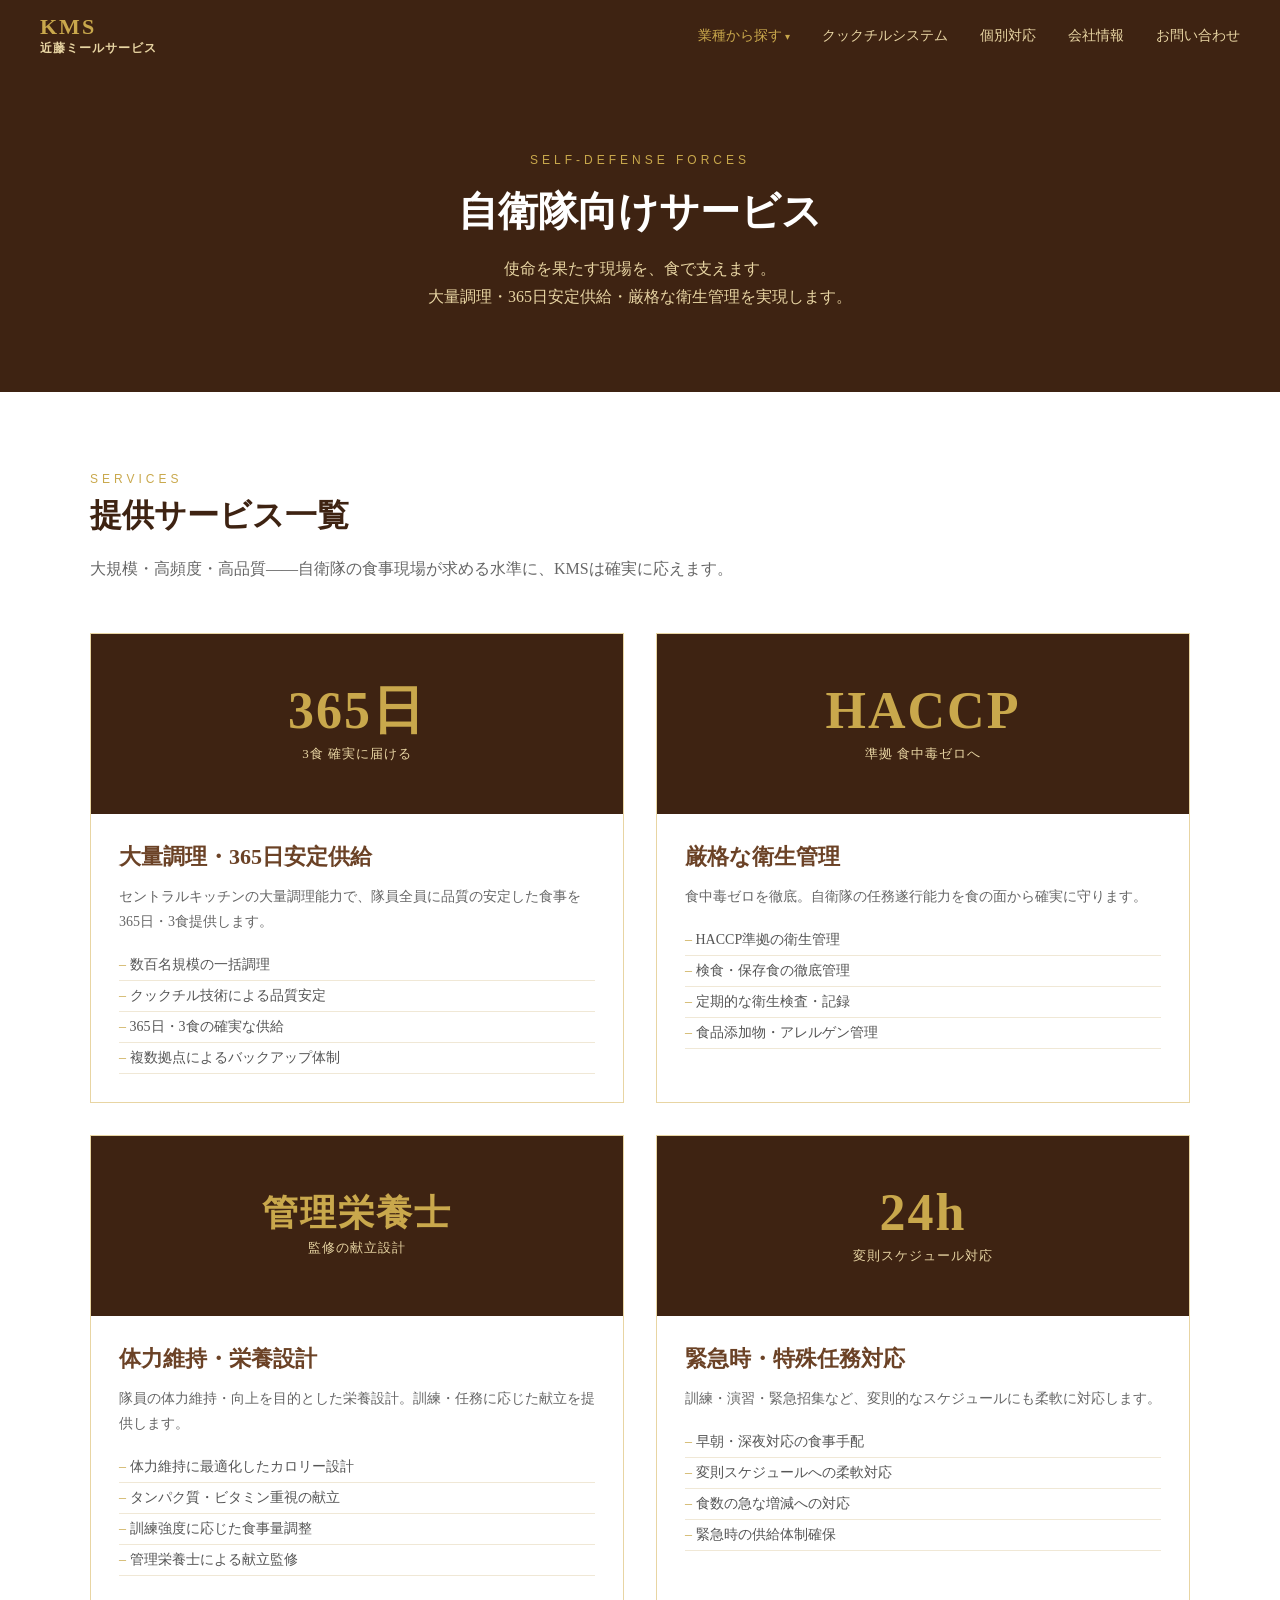
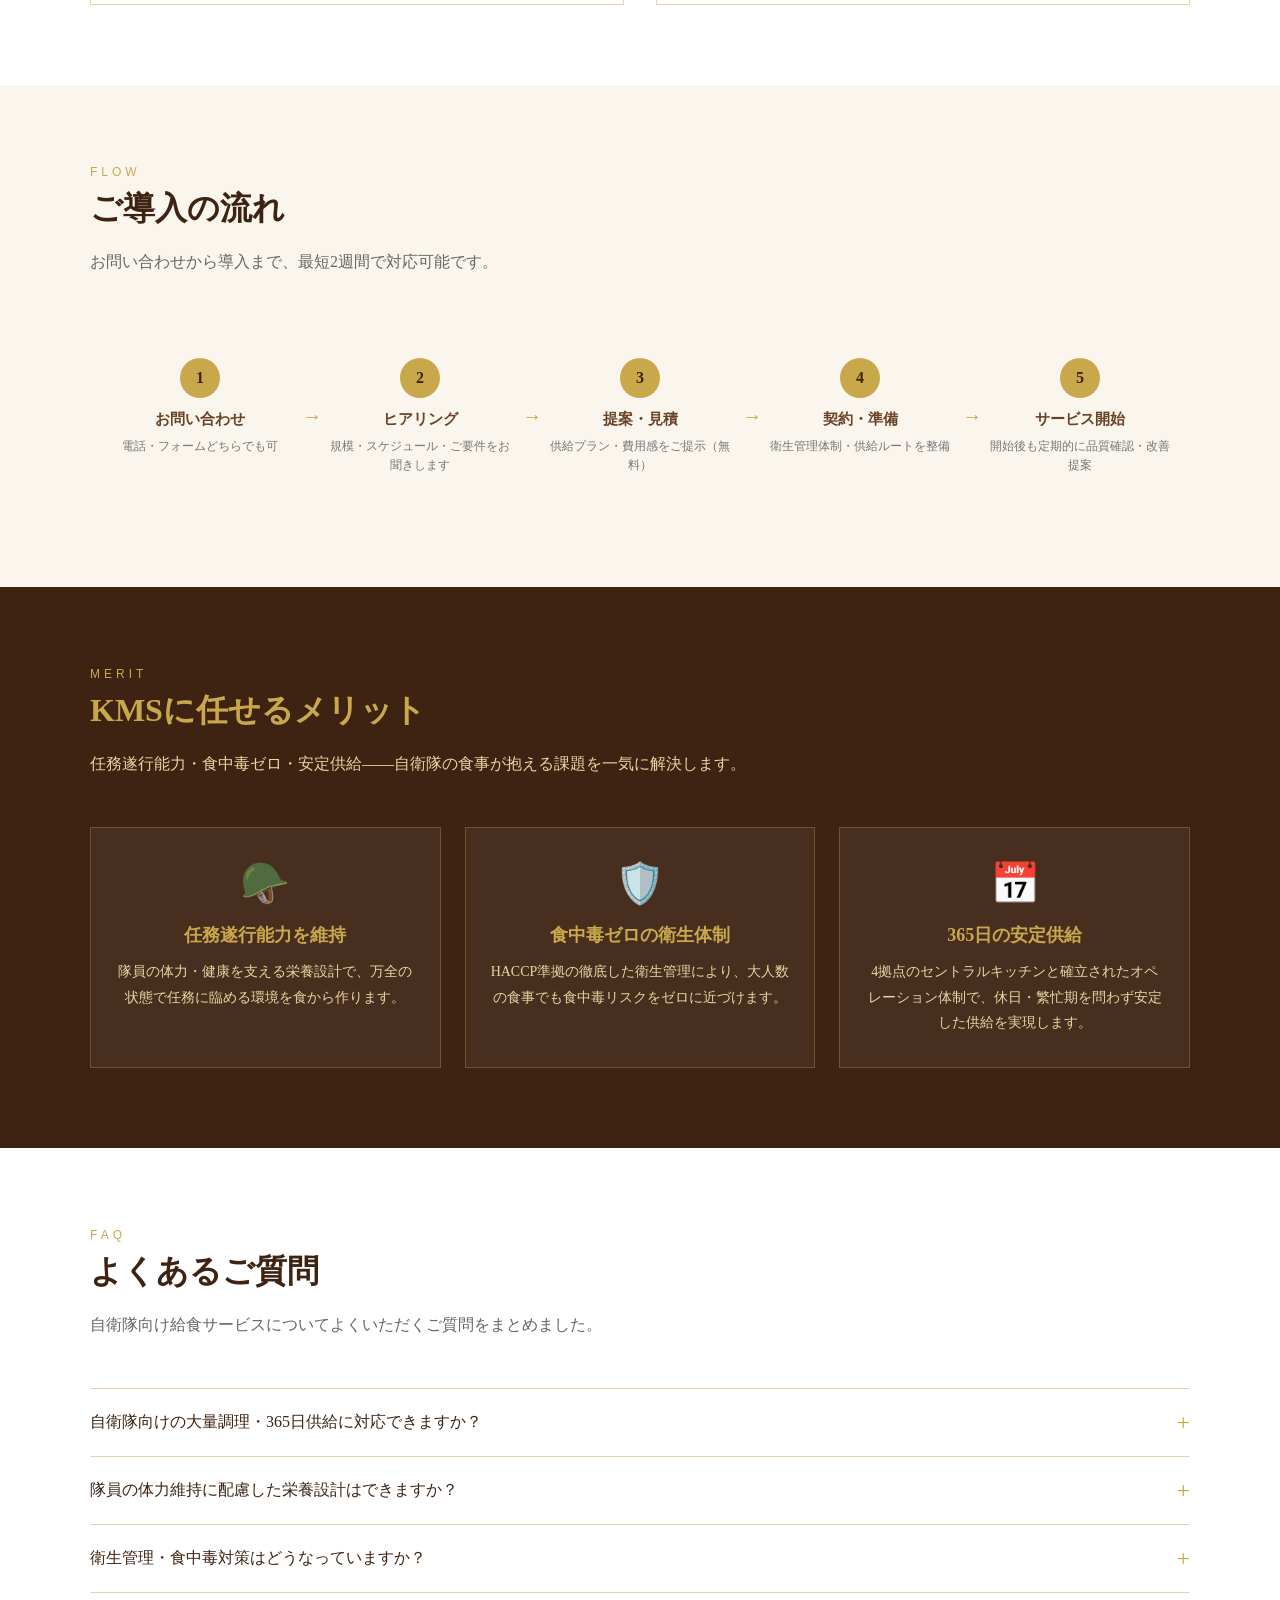
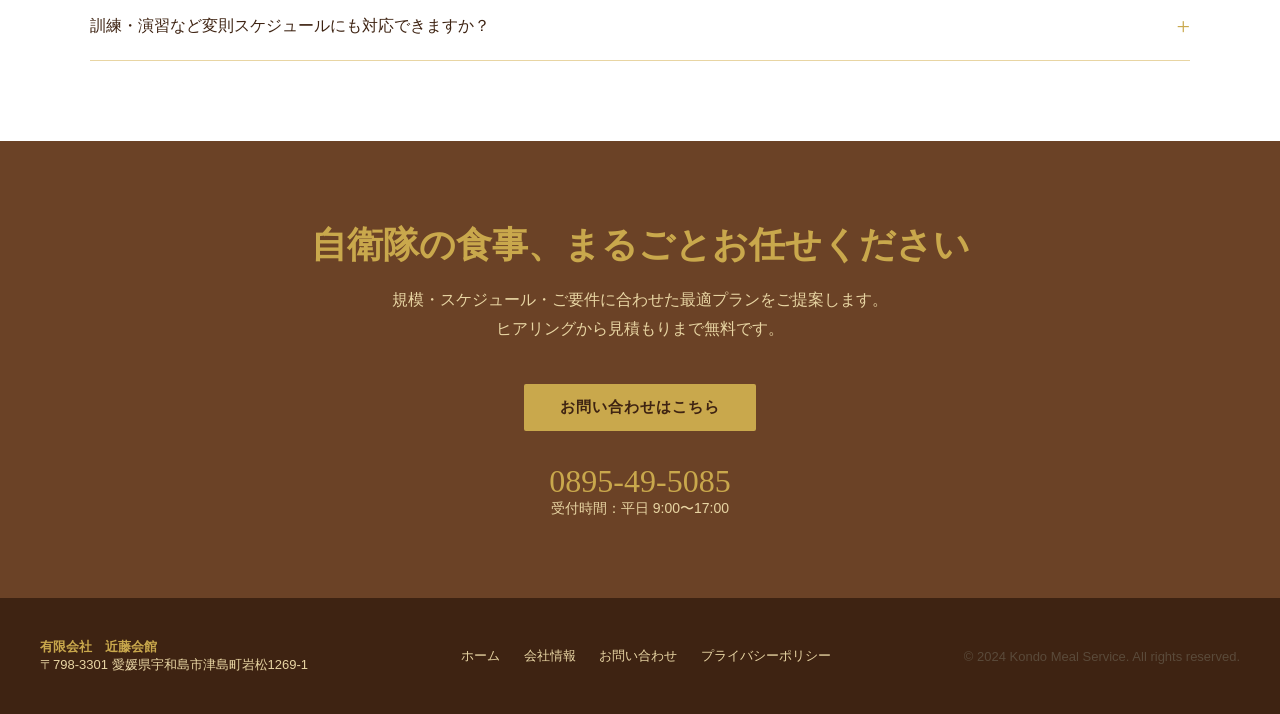
<file: jieitai.html>
<!DOCTYPE html>
<html lang="ja">
<head>
  <meta charset="UTF-8">
  <meta name="viewport" content="width=device-width, initial-scale=1.0">
  <meta name="description" content="KMS近藤ミールサービスの自衛隊向け給食サービス。大量調理・365日安定供給・HACCP衛生管理・体力維持栄養設計に対応。使命を果たす現場を食で支えます。愛媛・香川・大分対応。">
  <!-- Google Analytics -->
  <script async src="https://www.googletagmanager.com/gtag/js?id=G-E650L9RPHG"></script>
  <script>
    window.dataLayer = window.dataLayer || [];
    function gtag(){dataLayer.push(arguments);}
    gtag('js', new Date());
    gtag('config', 'G-E650L9RPHG');
  </script>
  <title>自衛隊向けサービス | 近藤ミールサービス</title>
  <script type="application/ld+json">
  {
    "@context": "https://schema.org",
    "@type": "Service",
    "name": "自衛隊向け給食サービス",
    "provider": {"@id": "https://satoshi291-max.github.io/kondo-meal-hp/#organization"},
    "serviceType": "自衛隊向け給食・大量調理サービス",
    "description": "大量調理・365日安定供給・HACCP衛生管理・体力維持栄養設計。セントラルキッチン4拠点の強みを活かし、使命を果たす現場を食で確実に支えます。",
    "areaServed": [{"@type": "State", "name": "愛媛県"}, {"@type": "State", "name": "香川県"}, {"@type": "State", "name": "大分県"}],
    "hasOfferCatalog": {
      "@type": "OfferCatalog",
      "name": "自衛隊向けサービスメニュー",
      "itemListElement": [
        {"@type": "Offer", "itemOffered": {"@type": "Service", "name": "大量調理・365日安定供給"}},
        {"@type": "Offer", "itemOffered": {"@type": "Service", "name": "厳格な衛生管理"}},
        {"@type": "Offer", "itemOffered": {"@type": "Service", "name": "体力維持・栄養設計"}},
        {"@type": "Offer", "itemOffered": {"@type": "Service", "name": "緊急時・特殊任務対応"}}
      ]
    }
  }
  </script>
  <link rel="stylesheet" href="style.css">
  <style>
    .service-cards {
      display: grid;
      grid-template-columns: repeat(2, 1fr);
      gap: 32px;
      margin-top: 48px;
    }
    .service-card { border: 1px solid var(--gold-light); overflow: hidden; }
    .service-card .card-body { padding: 28px; }
    .service-card h3 { font-size: 22px; color: var(--brown); margin-bottom: 12px; }
    .service-card p { font-size: 14px; color: #666; line-height: 1.8; margin-bottom: 16px; }
    .service-card ul { padding-left: 0; list-style: none; }
    .service-card ul li { font-size: 14px; color: #555; padding: 6px 0; border-bottom: 1px solid var(--beige-dark); }
    .service-card ul li::before { content: "– "; color: var(--gold); }
    .card-icon-block { height: 180px; display: flex; align-items: center; justify-content: center; font-size: 64px; background: var(--brown-dark); }
    .card-stat { text-align: center; }
    .card-stat .stat-num { font-size: 52px; font-weight: bold; color: var(--gold); line-height: 1; font-family: Georgia, serif; letter-spacing: 2px; }
    .card-stat .stat-sub { font-size: 13px; color: var(--gold-light); margin-top: 8px; letter-spacing: 1px; }

    .merit-section { background: var(--brown-dark); }
    .merit-section h2 { color: var(--gold); }
    .merit-section .lead { color: var(--gold-light); }
    .merit-grid { display: grid; grid-template-columns: repeat(3, 1fr); gap: 24px; margin-top: 48px; }
    .merit-card { background: rgba(255,255,255,0.05); border: 1px solid rgba(201,168,76,0.3); padding: 32px 24px; text-align: center; }
    .merit-card .icon { font-size: 40px; margin-bottom: 16px; }
    .merit-card h3 { color: var(--gold); font-size: 18px; margin-bottom: 12px; }
    .merit-card p { color: var(--gold-light); font-size: 14px; line-height: 1.8; }

    @media (max-width: 768px) {
      .service-cards { grid-template-columns: 1fr; }
      .merit-grid { grid-template-columns: 1fr; }
    }
    .faq-section { background: var(--white); }
    .faq-item { border-bottom: 1px solid var(--gold-light); }
    .faq-item summary { padding: 20px 0; cursor: pointer; font-size: 16px; color: var(--brown-dark); list-style: none; display: flex; justify-content: space-between; align-items: center; gap: 16px; }
    .faq-item summary::-webkit-details-marker { display: none; }
    .faq-item summary::after { content: "+"; color: var(--gold); font-size: 24px; font-weight: 300; flex-shrink: 0; }
    .faq-item[open] summary::after { content: "–"; }
    .faq-item p { padding: 0 0 20px; font-size: 15px; color: #555; line-height: 1.9; }
  </style>
</head>
<body>

<header>
  <a href="index.html" class="logo">KMS <span>近藤ミールサービス</span></a>
  <nav>
    <div class="nav-dropdown">
      <a href="#" class="nav-dropdown-toggle active">業種から探す</a>
      <div class="dropdown-menu">
        <a href="hotel.html">ホテル・旅館</a>
        <a href="elderly.html">高齢者施設</a>
        <a href="school.html">学校・教育機関</a>
        <a href="jieitai.html">自衛隊</a>
      </div>
    </div>
    <a href="cookchil.html">クックチルシステム</a>
    <a href="custom.html">個別対応</a>
    <a href="company.html">会社情報</a>
    <a href="contact.html">お問い合わせ</a>
  </nav>
  <div class="hamburger" onclick="document.getElementById('mobileMenu').classList.toggle('open')">
    <span></span><span></span><span></span>
  </div>
</header>
<div class="mobile-menu" id="mobileMenu">
  <a href="hotel.html">ホテル・旅館</a>
  <a href="elderly.html">高齢者施設</a>
  <a href="school.html">学校・教育機関</a>
  <a href="jieitai.html">自衛隊</a>
  <a href="cookchil.html">クックチルシステム</a>
  <a href="custom.html">個別対応</a>
  <a href="company.html">会社情報</a>
  <a href="contact.html">お問い合わせ</a>
</div>

<div class="page-hero">
  <p class="section-label">Self-Defense Forces</p>
  <h1>自衛隊向けサービス</h1>
  <p>使命を果たす現場を、食で支えます。<br>大量調理・365日安定供給・厳格な衛生管理を実現します。</p>
</div>

<!-- サービス一覧 -->
<section style="background: var(--white);">
  <div class="container">
    <p class="section-label">Services</p>
    <h2>提供サービス一覧</h2>
    <p class="lead">大規模・高頻度・高品質——自衛隊の食事現場が求める水準に、KMSは確実に応えます。</p>
    <div class="service-cards">

      <div class="service-card">
        <div class="card-icon-block"><div class="card-stat"><div class="stat-num">365日</div><div class="stat-sub">3食 確実に届ける</div></div></div>
        <div class="card-body">
          <h3>大量調理・365日安定供給</h3>
          <p>セントラルキッチンの大量調理能力で、隊員全員に品質の安定した食事を365日・3食提供します。</p>
          <ul>
            <li>数百名規模の一括調理</li>
            <li>クックチル技術による品質安定</li>
            <li>365日・3食の確実な供給</li>
            <li>複数拠点によるバックアップ体制</li>
          </ul>
        </div>
      </div>

      <div class="service-card">
        <div class="card-icon-block"><div class="card-stat"><div class="stat-num">HACCP</div><div class="stat-sub">準拠 食中毒ゼロへ</div></div></div>
        <div class="card-body">
          <h3>厳格な衛生管理</h3>
          <p>食中毒ゼロを徹底。自衛隊の任務遂行能力を食の面から確実に守ります。</p>
          <ul>
            <li>HACCP準拠の衛生管理</li>
            <li>検食・保存食の徹底管理</li>
            <li>定期的な衛生検査・記録</li>
            <li>食品添加物・アレルゲン管理</li>
          </ul>
        </div>
      </div>

      <div class="service-card">
        <div class="card-icon-block"><div class="card-stat"><div class="stat-num" style="font-size:36px;">管理栄養士</div><div class="stat-sub">監修の献立設計</div></div></div>
        <div class="card-body">
          <h3>体力維持・栄養設計</h3>
          <p>隊員の体力維持・向上を目的とした栄養設計。訓練・任務に応じた献立を提供します。</p>
          <ul>
            <li>体力維持に最適化したカロリー設計</li>
            <li>タンパク質・ビタミン重視の献立</li>
            <li>訓練強度に応じた食事量調整</li>
            <li>管理栄養士による献立監修</li>
          </ul>
        </div>
      </div>

      <div class="service-card">
        <div class="card-icon-block"><div class="card-stat"><div class="stat-num">24h</div><div class="stat-sub">変則スケジュール対応</div></div></div>
        <div class="card-body">
          <h3>緊急時・特殊任務対応</h3>
          <p>訓練・演習・緊急招集など、変則的なスケジュールにも柔軟に対応します。</p>
          <ul>
            <li>早朝・深夜対応の食事手配</li>
            <li>変則スケジュールへの柔軟対応</li>
            <li>食数の急な増減への対応</li>
            <li>緊急時の供給体制確保</li>
          </ul>
        </div>
      </div>

    </div>
  </div>
</section>

<!-- 導入フロー -->
<section class="flow-section">
  <div class="container">
    <p class="section-label">Flow</p>
    <h2>ご導入の流れ</h2>
    <p class="lead">お問い合わせから導入まで、最短2週間で対応可能です。</p>
    <div class="flow-steps">
      <div class="flow-item"><div class="step-num">1</div><h4>お問い合わせ</h4><p>電話・フォームどちらでも可</p></div>
      <div class="flow-item"><div class="step-num">2</div><h4>ヒアリング</h4><p>規模・スケジュール・ご要件をお聞きします</p></div>
      <div class="flow-item"><div class="step-num">3</div><h4>提案・見積</h4><p>供給プラン・費用感をご提示（無料）</p></div>
      <div class="flow-item"><div class="step-num">4</div><h4>契約・準備</h4><p>衛生管理体制・供給ルートを整備</p></div>
      <div class="flow-item"><div class="step-num">5</div><h4>サービス開始</h4><p>開始後も定期的に品質確認・改善提案</p></div>
    </div>
  </div>
</section>

<!-- 導入メリット -->
<section class="merit-section">
  <div class="container">
    <p class="section-label">Merit</p>
    <h2>KMSに任せるメリット</h2>
    <p class="lead">任務遂行能力・食中毒ゼロ・安定供給——自衛隊の食事が抱える課題を一気に解決します。</p>
    <div class="merit-grid">
      <div class="merit-card">
        <div class="icon">🪖</div>
        <h3>任務遂行能力を維持</h3>
        <p>隊員の体力・健康を支える栄養設計で、万全の状態で任務に臨める環境を食から作ります。</p>
      </div>
      <div class="merit-card">
        <div class="icon">🛡️</div>
        <h3>食中毒ゼロの衛生体制</h3>
        <p>HACCP準拠の徹底した衛生管理により、大人数の食事でも食中毒リスクをゼロに近づけます。</p>
      </div>
      <div class="merit-card">
        <div class="icon">📅</div>
        <h3>365日の安定供給</h3>
        <p>4拠点のセントラルキッチンと確立されたオペレーション体制で、休日・繁忙期を問わず安定した供給を実現します。</p>
      </div>
    </div>
  </div>
</section>

<!-- FAQ -->
<script type="application/ld+json">
{
  "@context": "https://schema.org",
  "@type": "FAQPage",
  "mainEntity": [
    {
      "@type": "Question",
      "name": "自衛隊向けの給食・大量調理に対応できますか？",
      "acceptedAnswer": {"@type": "Answer", "text": "はい、対応しています。KMS近藤ミールサービスでは、数百名規模の一括調理・365日3食の安定供給に対応します。セントラルキッチン4拠点のバックアップ体制で確実な供給を実現します。"}
    },
    {
      "@type": "Question",
      "name": "隊員の体力維持に配慮した栄養設計はできますか？",
      "acceptedAnswer": {"@type": "Answer", "text": "はい、対応しています。管理栄養士監修のもと、体力維持に最適化したカロリー設計・タンパク質・ビタミン重視の献立・訓練強度に応じた食事量調整を行います。"}
    },
    {
      "@type": "Question",
      "name": "衛生管理・食中毒対策はどうなっていますか？",
      "acceptedAnswer": {"@type": "Answer", "text": "HACCP準拠の衛生管理を徹底しています。検食・保存食の管理・定期的な衛生検査・記録・食品添加物・アレルゲン管理により、食中毒リスクをゼロに近づけます。"}
    },
    {
      "@type": "Question",
      "name": "訓練・演習など変則スケジュールにも対応できますか？",
      "acceptedAnswer": {"@type": "Answer", "text": "はい、対応しています。早朝・深夜対応の食事手配・変則スケジュールへの柔軟対応・食数の急な増減への対応など、緊急時の供給体制を確保しています。"}
    }
  ]
}
</script>
<section class="faq-section">
  <div class="container">
    <p class="section-label">FAQ</p>
    <h2>よくあるご質問</h2>
    <p class="lead">自衛隊向け給食サービスについてよくいただくご質問をまとめました。</p>
    <div class="faq-list">
      <details class="faq-item">
        <summary>自衛隊向けの大量調理・365日供給に対応できますか？</summary>
        <p>はい、対応しています。数百名規模の一括調理・365日3食の安定供給に対応します。セントラルキッチン4拠点のバックアップ体制で確実な供給を実現します。</p>
      </details>
      <details class="faq-item">
        <summary>隊員の体力維持に配慮した栄養設計はできますか？</summary>
        <p>はい、対応しています。管理栄養士監修のもと、体力維持に最適化したカロリー設計・タンパク質・ビタミン重視の献立・訓練強度に応じた食事量調整を行います。</p>
      </details>
      <details class="faq-item">
        <summary>衛生管理・食中毒対策はどうなっていますか？</summary>
        <p>HACCP準拠の衛生管理を徹底しています。検食・保存食の管理・定期的な衛生検査・記録により、食中毒リスクをゼロに近づけます。</p>
      </details>
      <details class="faq-item">
        <summary>訓練・演習など変則スケジュールにも対応できますか？</summary>
        <p>はい、対応しています。早朝・深夜対応・変則スケジュールへの柔軟対応・食数の急な増減への対応など、緊急時の供給体制を確保しています。</p>
      </details>
    </div>
  </div>
</section>

<!-- CTA -->
<section class="cta-section">
  <h2>自衛隊の食事、まるごとお任せください</h2>
  <p>規模・スケジュール・ご要件に合わせた最適プランをご提案します。<br>ヒアリングから見積もりまで無料です。</p>
  <div class="cta-buttons">
    <a href="contact.html" class="btn-primary">お問い合わせはこちら</a>
  </div>
  <div class="tel">0895-49-5085<span>受付時間：平日 9:00〜17:00</span></div>
</section>

<footer>
  <div><strong style="color: var(--gold);">有限会社　近藤会館</strong><br>〒798-3301 愛媛県宇和島市津島町岩松1269-1</div>
  <div>
    <a href="index.html">ホーム</a>
    <a href="company.html">会社情報</a>
    <a href="contact.html">お問い合わせ</a>
    <a href="privacy.html">プライバシーポリシー</a>
  </div>
  <div style="color: #5a4a3a;">© 2024 Kondo Meal Service. All rights reserved.</div>
</footer>

</body>
</html>
</file>
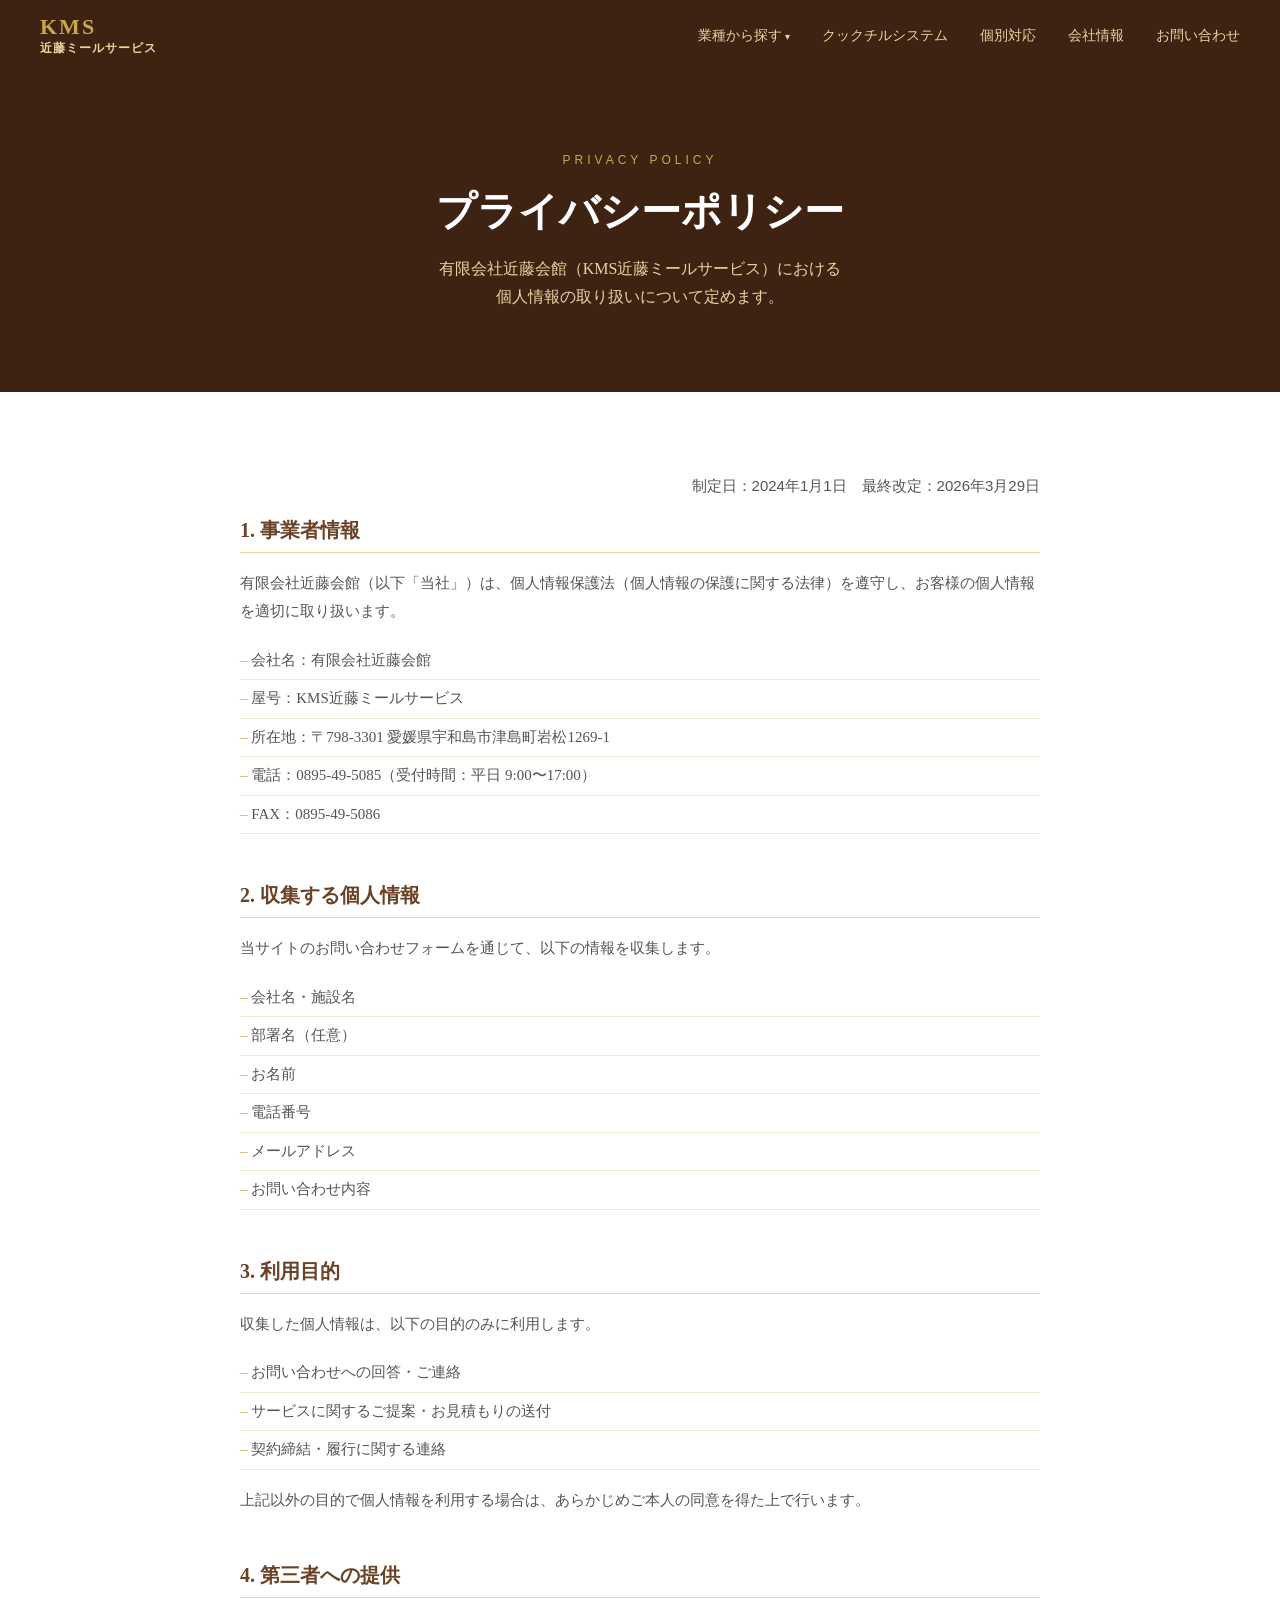
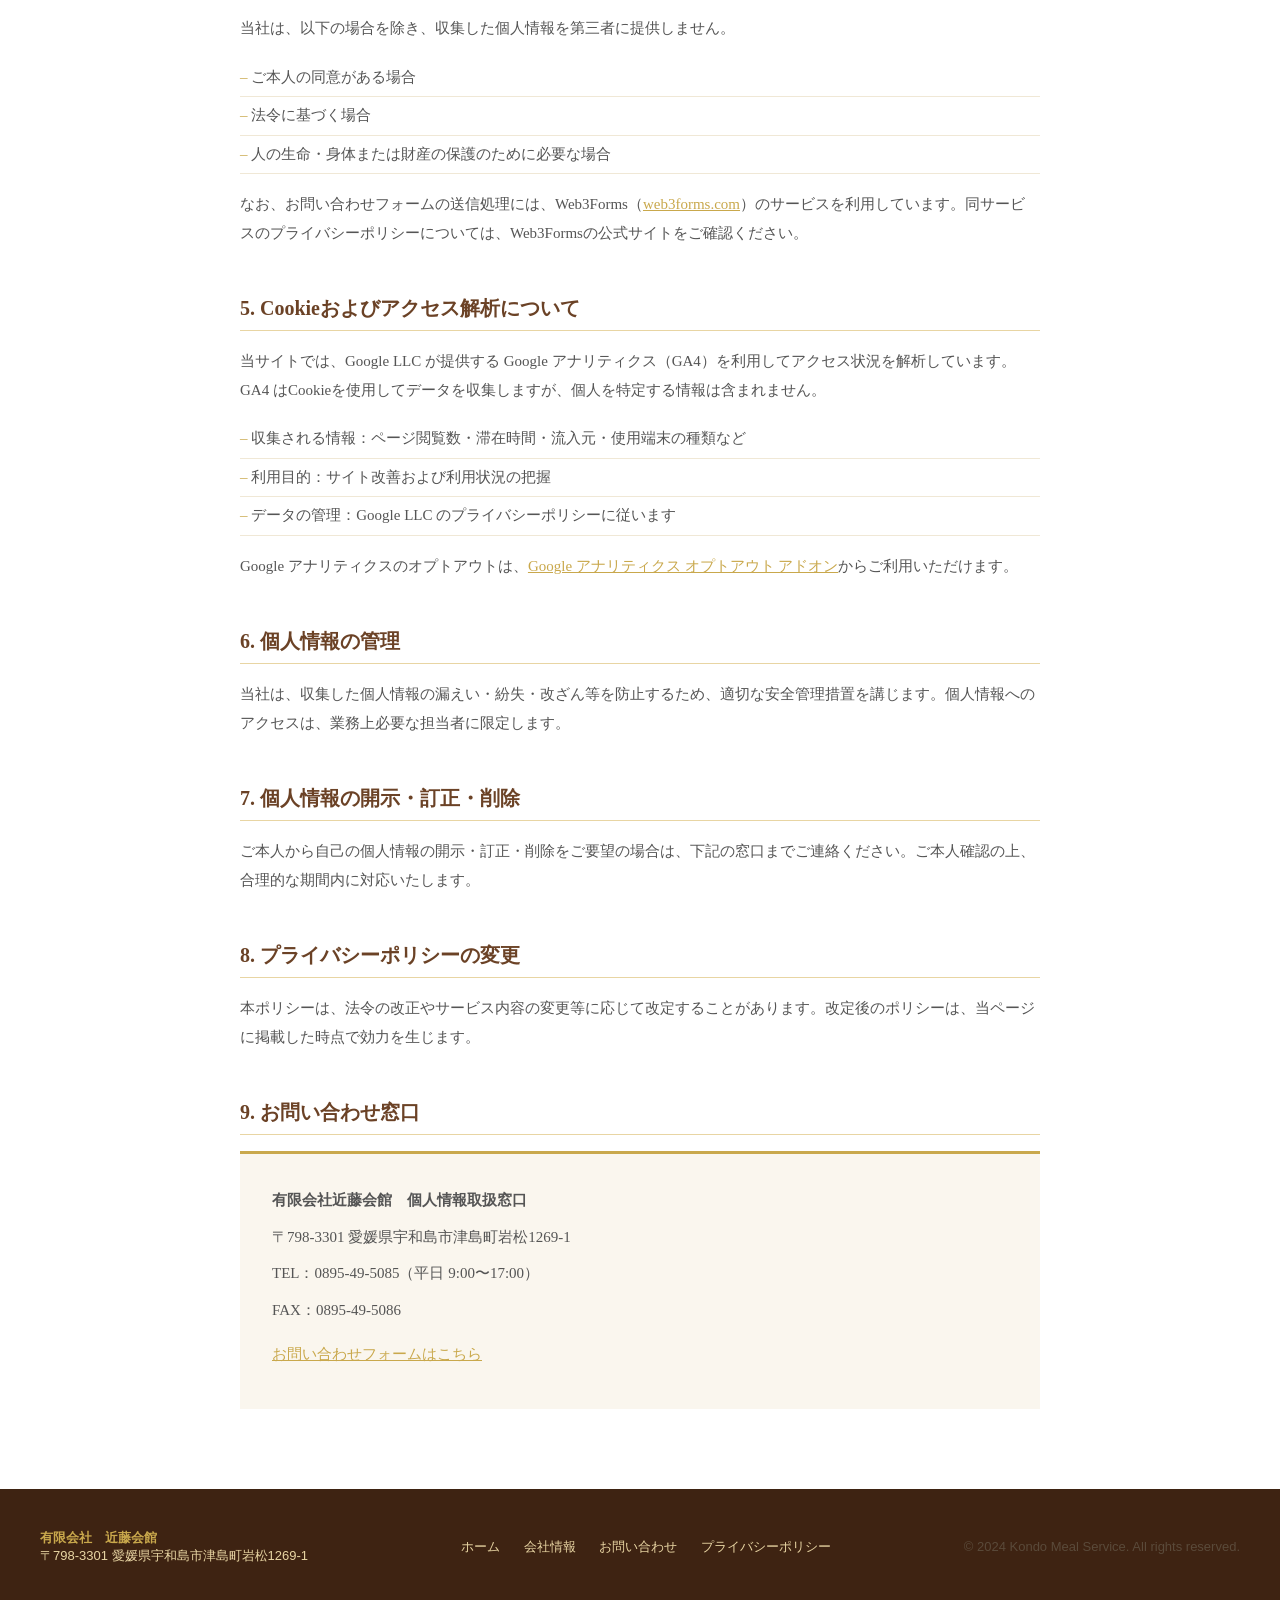
<file: privacy.html>
<!DOCTYPE html>
<html lang="ja">
<head>
  <meta charset="UTF-8">
  <meta name="viewport" content="width=device-width, initial-scale=1.0">
  <meta name="description" content="有限会社近藤会館（KMS近藤ミールサービス）のプライバシーポリシー。個人情報の取り扱い・利用目的・Cookieの使用についてご説明します。">
  <!-- Google Analytics -->
  <script async src="https://www.googletagmanager.com/gtag/js?id=G-E650L9RPHG"></script>
  <script>window.dataLayer=window.dataLayer||[];function gtag(){dataLayer.push(arguments);}gtag('js',new Date());gtag('config','G-E650L9RPHG');</script>
  <title>プライバシーポリシー | 近藤ミールサービス</title>
  <link rel="stylesheet" href="style.css">
  <style>
    .policy-content { max-width: 800px; margin: 0 auto; }
    .policy-content h2 { font-size: 20px; color: var(--brown); margin: 48px 0 16px; padding-bottom: 8px; border-bottom: 1px solid var(--gold-light); }
    .policy-content h2:first-of-type { margin-top: 0; }
    .policy-content p { font-size: 15px; color: #555; line-height: 1.9; margin-bottom: 16px; }
    .policy-content ul { padding-left: 0; list-style: none; margin-bottom: 16px; }
    .policy-content ul li { font-size: 15px; color: #555; padding: 6px 0; border-bottom: 1px solid var(--beige-dark); line-height: 1.7; }
    .policy-content ul li::before { content: "– "; color: var(--gold); }
    .policy-date { font-size: 13px; color: #999; text-align: right; margin-bottom: 48px; font-family: sans-serif; }
    .contact-box { background: var(--beige); padding: 32px; border-top: 3px solid var(--gold); margin-top: 16px; }
    .contact-box p { margin-bottom: 8px; }
  </style>
</head>
<body>

<header>
  <a href="index.html" class="logo">KMS <span>近藤ミールサービス</span></a>
  <nav>
    <div class="nav-dropdown">
      <a href="#" class="nav-dropdown-toggle">業種から探す</a>
      <div class="dropdown-menu">
        <a href="hotel.html">ホテル・旅館</a>
        <a href="elderly.html">高齢者施設</a>
        <a href="school.html">学校・教育機関</a>
        <a href="jieitai.html">自衛隊</a>
      </div>
    </div>
    <a href="cookchil.html">クックチルシステム</a>
    <a href="custom.html">個別対応</a>
    <a href="company.html">会社情報</a>
    <a href="contact.html">お問い合わせ</a>
  </nav>
  <div class="hamburger" onclick="document.getElementById('mobileMenu').classList.toggle('open')">
    <span></span><span></span><span></span>
  </div>
</header>
<div class="mobile-menu" id="mobileMenu">
  <a href="hotel.html">ホテル・旅館</a>
  <a href="elderly.html">高齢者施設</a>
  <a href="school.html">学校・教育機関</a>
  <a href="jieitai.html">自衛隊</a>
  <a href="cookchil.html">クックチルシステム</a>
  <a href="custom.html">個別対応</a>
  <a href="company.html">会社情報</a>
  <a href="contact.html">お問い合わせ</a>
</div>

<div class="page-hero">
  <p class="section-label">Privacy Policy</p>
  <h1>プライバシーポリシー</h1>
  <p>有限会社近藤会館（KMS近藤ミールサービス）における<br>個人情報の取り扱いについて定めます。</p>
</div>

<section style="background: var(--white);">
  <div class="container">
    <div class="policy-content">
      <p class="policy-date">制定日：2024年1月1日　最終改定：2026年3月29日</p>

      <h2>1. 事業者情報</h2>
      <p>有限会社近藤会館（以下「当社」）は、個人情報保護法（個人情報の保護に関する法律）を遵守し、お客様の個人情報を適切に取り扱います。</p>
      <ul>
        <li>会社名：有限会社近藤会館</li>
        <li>屋号：KMS近藤ミールサービス</li>
        <li>所在地：〒798-3301 愛媛県宇和島市津島町岩松1269-1</li>
        <li>電話：0895-49-5085（受付時間：平日 9:00〜17:00）</li>
        <li>FAX：0895-49-5086</li>
      </ul>

      <h2>2. 収集する個人情報</h2>
      <p>当サイトのお問い合わせフォームを通じて、以下の情報を収集します。</p>
      <ul>
        <li>会社名・施設名</li>
        <li>部署名（任意）</li>
        <li>お名前</li>
        <li>電話番号</li>
        <li>メールアドレス</li>
        <li>お問い合わせ内容</li>
      </ul>

      <h2>3. 利用目的</h2>
      <p>収集した個人情報は、以下の目的のみに利用します。</p>
      <ul>
        <li>お問い合わせへの回答・ご連絡</li>
        <li>サービスに関するご提案・お見積もりの送付</li>
        <li>契約締結・履行に関する連絡</li>
      </ul>
      <p>上記以外の目的で個人情報を利用する場合は、あらかじめご本人の同意を得た上で行います。</p>

      <h2>4. 第三者への提供</h2>
      <p>当社は、以下の場合を除き、収集した個人情報を第三者に提供しません。</p>
      <ul>
        <li>ご本人の同意がある場合</li>
        <li>法令に基づく場合</li>
        <li>人の生命・身体または財産の保護のために必要な場合</li>
      </ul>
      <p>なお、お問い合わせフォームの送信処理には、Web3Forms（<a href="https://web3forms.com" style="color:var(--gold);">web3forms.com</a>）のサービスを利用しています。同サービスのプライバシーポリシーについては、Web3Formsの公式サイトをご確認ください。</p>

      <h2>5. Cookieおよびアクセス解析について</h2>
      <p>当サイトでは、Google LLC が提供する Google アナリティクス（GA4）を利用してアクセス状況を解析しています。GA4 はCookieを使用してデータを収集しますが、個人を特定する情報は含まれません。</p>
      <ul>
        <li>収集される情報：ページ閲覧数・滞在時間・流入元・使用端末の種類など</li>
        <li>利用目的：サイト改善および利用状況の把握</li>
        <li>データの管理：Google LLC のプライバシーポリシーに従います</li>
      </ul>
      <p>Google アナリティクスのオプトアウトは、<a href="https://tools.google.com/dlpage/gaoptout" style="color:var(--gold);" target="_blank" rel="noopener">Google アナリティクス オプトアウト アドオン</a>からご利用いただけます。</p>

      <h2>6. 個人情報の管理</h2>
      <p>当社は、収集した個人情報の漏えい・紛失・改ざん等を防止するため、適切な安全管理措置を講じます。個人情報へのアクセスは、業務上必要な担当者に限定します。</p>

      <h2>7. 個人情報の開示・訂正・削除</h2>
      <p>ご本人から自己の個人情報の開示・訂正・削除をご要望の場合は、下記の窓口までご連絡ください。ご本人確認の上、合理的な期間内に対応いたします。</p>

      <h2>8. プライバシーポリシーの変更</h2>
      <p>本ポリシーは、法令の改正やサービス内容の変更等に応じて改定することがあります。改定後のポリシーは、当ページに掲載した時点で効力を生じます。</p>

      <h2>9. お問い合わせ窓口</h2>
      <div class="contact-box">
        <p><strong>有限会社近藤会館　個人情報取扱窓口</strong></p>
        <p>〒798-3301 愛媛県宇和島市津島町岩松1269-1</p>
        <p>TEL：0895-49-5085（平日 9:00〜17:00）</p>
        <p>FAX：0895-49-5086</p>
        <p style="margin-top:16px;"><a href="contact.html" style="color:var(--gold);">お問い合わせフォームはこちら</a></p>
      </div>

    </div>
  </div>
</section>

<footer>
  <div><strong style="color: var(--gold);">有限会社　近藤会館</strong><br>〒798-3301 愛媛県宇和島市津島町岩松1269-1</div>
  <div>
    <a href="index.html">ホーム</a>
    <a href="company.html">会社情報</a>
    <a href="contact.html">お問い合わせ</a>
    <a href="privacy.html">プライバシーポリシー</a>
  </div>
  <div style="color: #5a4a3a;">© 2024 Kondo Meal Service. All rights reserved.</div>
</footer>

</body>
</html>
</file>
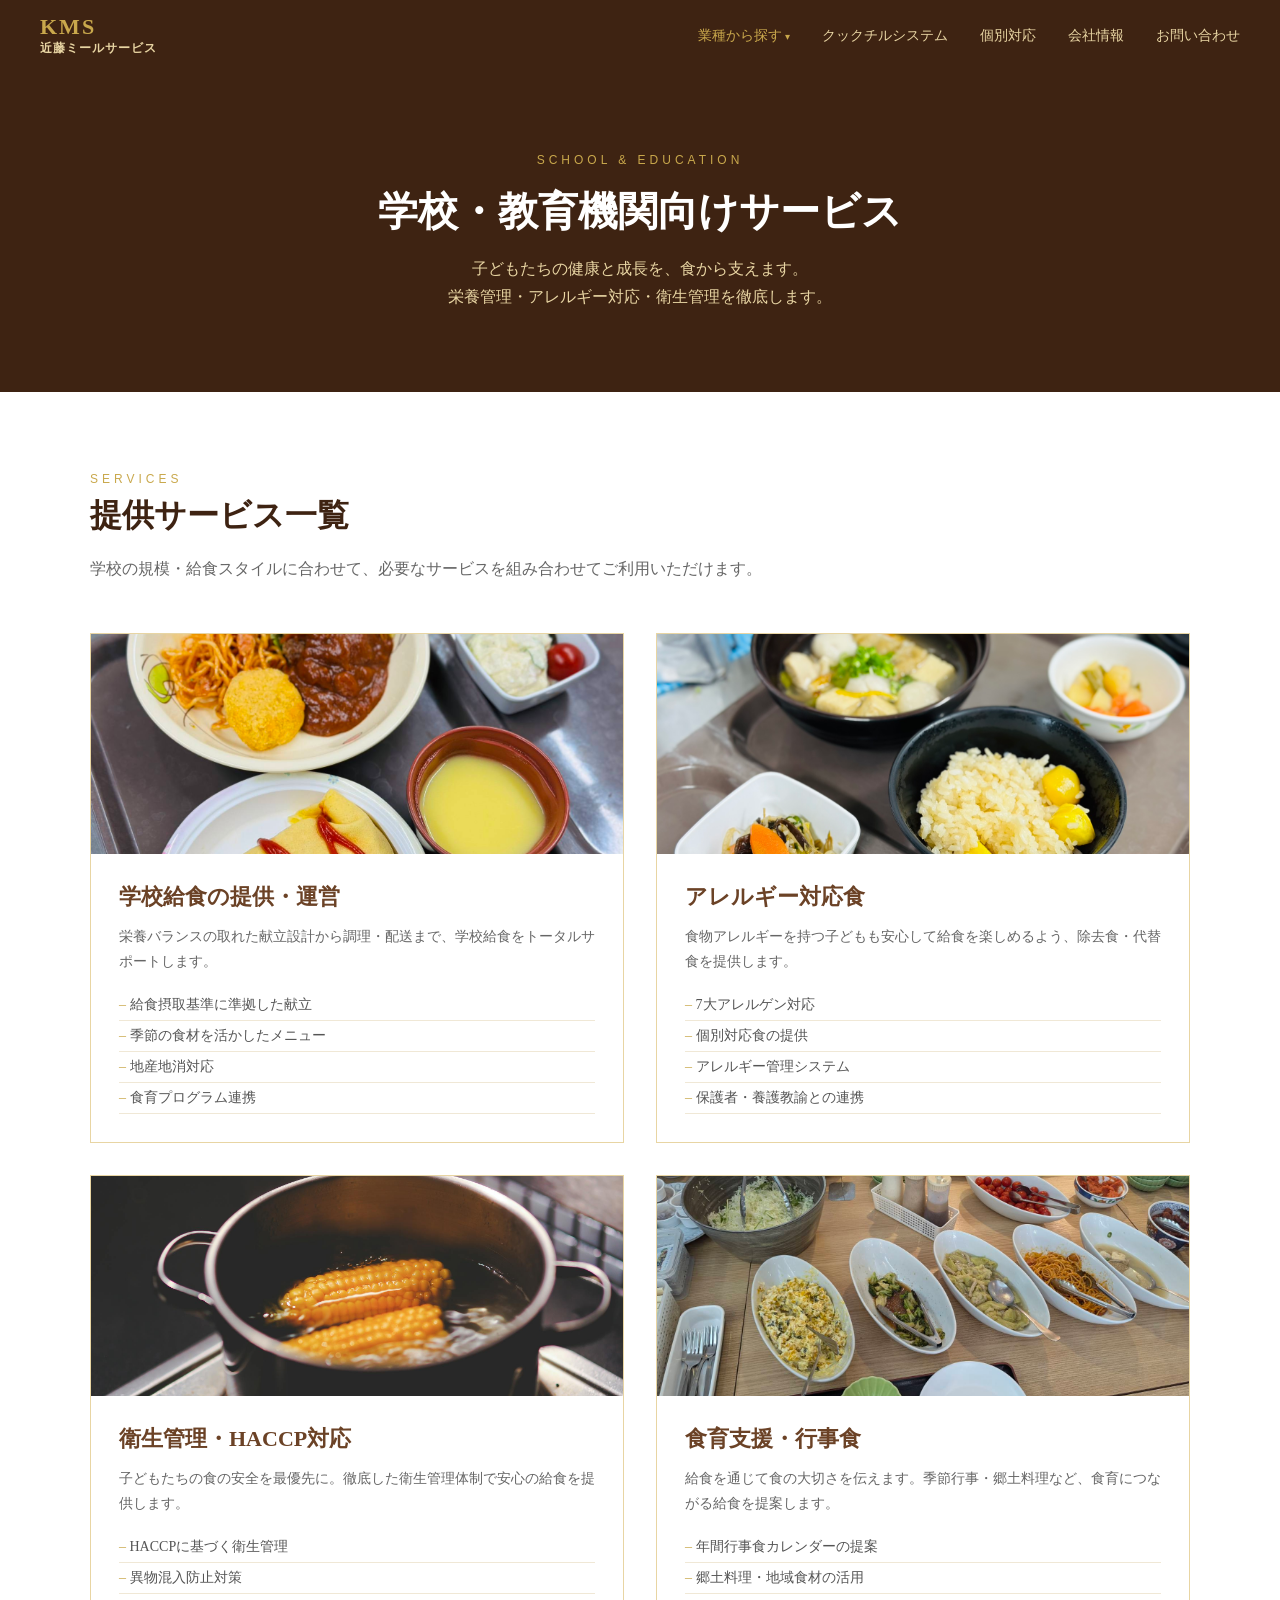
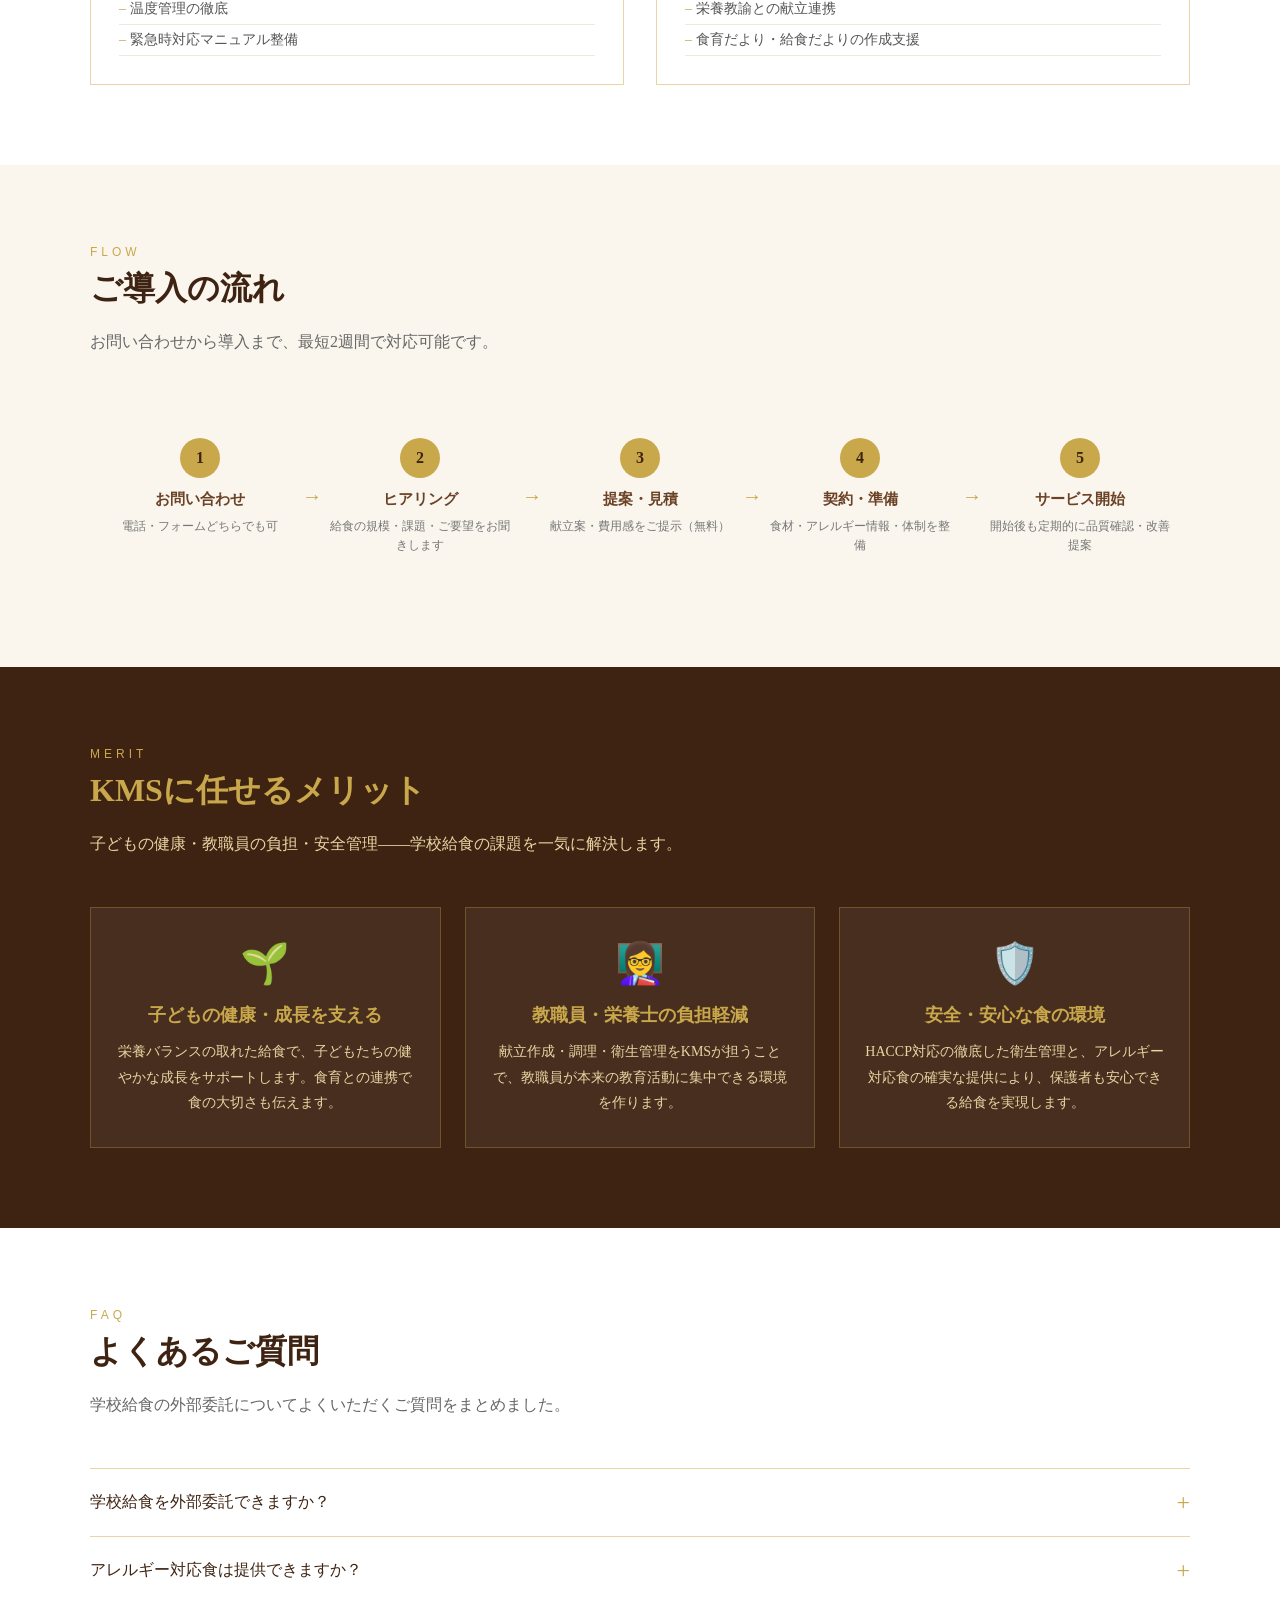
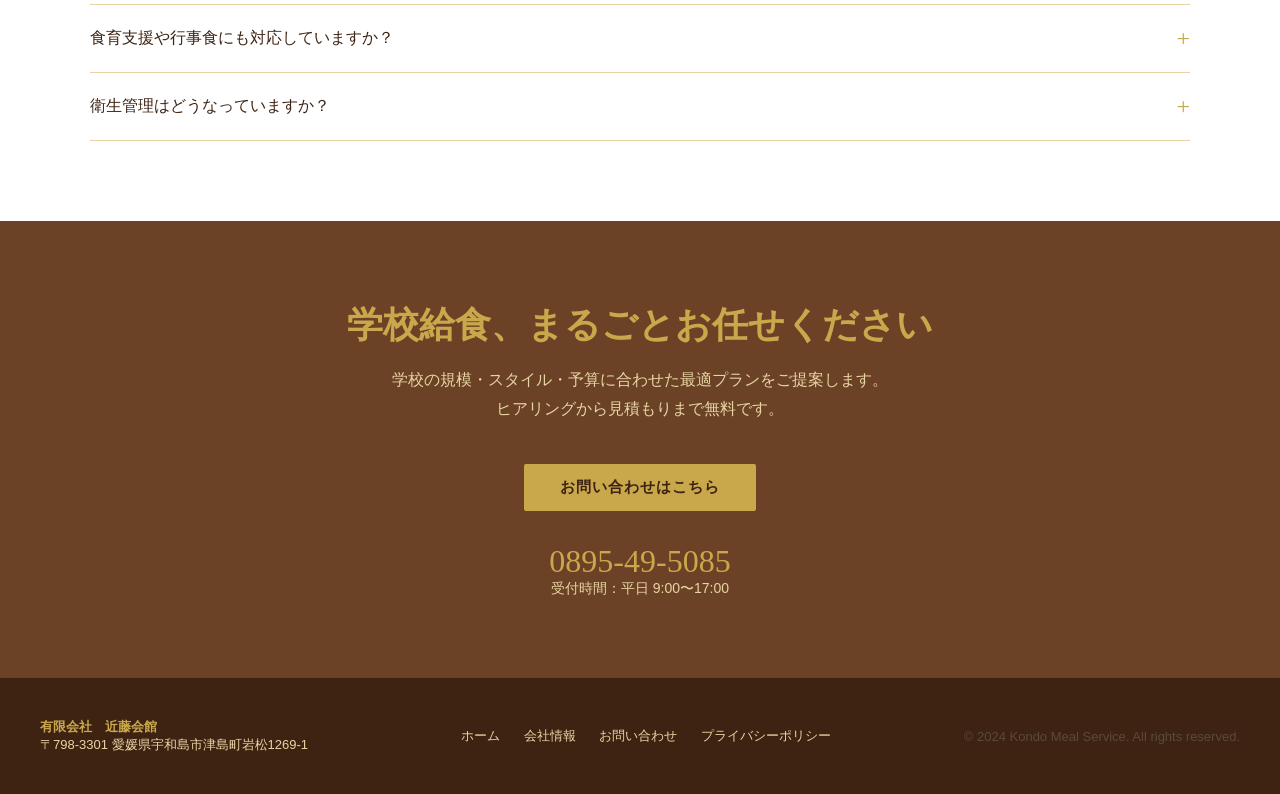
<file: school.html>
<!DOCTYPE html>
<html lang="ja">
<head>
  <meta charset="UTF-8">
  <meta name="viewport" content="width=device-width, initial-scale=1.0">
  <meta name="description" content="KMS近藤ミールサービスの学校・教育機関向け給食サービス。栄養バランス・アレルギー対応・HACCP衛生管理・食育支援に対応。子どもたちの健康と成長を食から支えます。愛媛・香川・大分対応。">
  <!-- Google Analytics -->
  <script async src="https://www.googletagmanager.com/gtag/js?id=G-E650L9RPHG"></script>
  <script>
    window.dataLayer = window.dataLayer || [];
    function gtag(){dataLayer.push(arguments);}
    gtag('js', new Date());
    gtag('config', 'G-E650L9RPHG');
  </script>
  <title>学校・教育機関向けサービス | 近藤ミールサービス</title>
  <script type="application/ld+json">
  {
    "@context": "https://schema.org",
    "@type": "Service",
    "name": "学校・教育機関向け給食サービス",
    "provider": {"@id": "https://satoshi291-max.github.io/kondo-meal-hp/#organization"},
    "serviceType": "学校給食サービス",
    "description": "栄養バランス・アレルギー対応・HACCP衛生管理・食育支援。給食摂取基準に準拠した献立設計から調理・配送まで、学校給食をトータルサポートします。",
    "areaServed": [{"@type": "State", "name": "愛媛県"}, {"@type": "State", "name": "香川県"}, {"@type": "State", "name": "大分県"}],
    "hasOfferCatalog": {
      "@type": "OfferCatalog",
      "name": "学校向けサービスメニュー",
      "itemListElement": [
        {"@type": "Offer", "itemOffered": {"@type": "Service", "name": "学校給食の提供・運営"}},
        {"@type": "Offer", "itemOffered": {"@type": "Service", "name": "アレルギー対応食"}},
        {"@type": "Offer", "itemOffered": {"@type": "Service", "name": "衛生管理・HACCP対応"}},
        {"@type": "Offer", "itemOffered": {"@type": "Service", "name": "食育支援・行事食"}}
      ]
    }
  }
  </script>
  <link rel="stylesheet" href="style.css">
  <style>
    .service-cards {
      display: grid;
      grid-template-columns: repeat(2, 1fr);
      gap: 32px;
      margin-top: 48px;
    }
    .service-card { border: 1px solid var(--gold-light); overflow: hidden; }
    .service-card .card-body { padding: 28px; }
    .service-card h3 { font-size: 22px; color: var(--brown); margin-bottom: 12px; }
    .service-card p { font-size: 14px; color: #666; line-height: 1.8; margin-bottom: 16px; }
    .service-card ul { padding-left: 0; list-style: none; }
    .service-card ul li { font-size: 14px; color: #555; padding: 6px 0; border-bottom: 1px solid var(--beige-dark); }
    .service-card ul li::before { content: "– "; color: var(--gold); }
    .card-icon-block { height: 180px; display: flex; align-items: center; justify-content: center; font-size: 64px; }

    .merit-section { background: var(--brown-dark); }
    .merit-section h2 { color: var(--gold); }
    .merit-section .lead { color: var(--gold-light); }
    .merit-grid { display: grid; grid-template-columns: repeat(3, 1fr); gap: 24px; margin-top: 48px; }
    .merit-card { background: rgba(255,255,255,0.05); border: 1px solid rgba(201,168,76,0.3); padding: 32px 24px; text-align: center; }
    .merit-card .icon { font-size: 40px; margin-bottom: 16px; }
    .merit-card h3 { color: var(--gold); font-size: 18px; margin-bottom: 12px; }
    .merit-card p { color: var(--gold-light); font-size: 14px; line-height: 1.8; }

    @media (max-width: 768px) {
      .service-cards { grid-template-columns: 1fr; }
      .merit-grid { grid-template-columns: 1fr; }
    }
    .faq-section { background: var(--white); }
    .faq-item { border-bottom: 1px solid var(--gold-light); }
    .faq-item summary { padding: 20px 0; cursor: pointer; font-size: 16px; color: var(--brown-dark); list-style: none; display: flex; justify-content: space-between; align-items: center; gap: 16px; }
    .faq-item summary::-webkit-details-marker { display: none; }
    .faq-item summary::after { content: "+"; color: var(--gold); font-size: 24px; font-weight: 300; flex-shrink: 0; }
    .faq-item[open] summary::after { content: "–"; }
    .faq-item p { padding: 0 0 20px; font-size: 15px; color: #555; line-height: 1.9; }
  </style>
</head>
<body>

<header>
  <a href="index.html" class="logo">KMS <span>近藤ミールサービス</span></a>
  <nav>
    <div class="nav-dropdown">
      <a href="#" class="nav-dropdown-toggle active">業種から探す</a>
      <div class="dropdown-menu">
        <a href="hotel.html">ホテル・旅館</a>
        <a href="elderly.html">高齢者施設</a>
        <a href="school.html">学校・教育機関</a>
        <a href="jieitai.html">自衛隊</a>
      </div>
    </div>
    <a href="cookchil.html">クックチルシステム</a>
    <a href="custom.html">個別対応</a>
    <a href="company.html">会社情報</a>
    <a href="contact.html">お問い合わせ</a>
  </nav>
  <div class="hamburger" onclick="document.getElementById('mobileMenu').classList.toggle('open')">
    <span></span><span></span><span></span>
  </div>
</header>
<div class="mobile-menu" id="mobileMenu">
  <a href="hotel.html">ホテル・旅館</a>
  <a href="elderly.html">高齢者施設</a>
  <a href="school.html">学校・教育機関</a>
  <a href="jieitai.html">自衛隊</a>
  <a href="cookchil.html">クックチルシステム</a>
  <a href="custom.html">個別対応</a>
  <a href="company.html">会社情報</a>
  <a href="contact.html">お問い合わせ</a>
</div>

<div class="page-hero">
  <p class="section-label">School &amp; Education</p>
  <h1>学校・教育機関向けサービス</h1>
  <p>子どもたちの健康と成長を、食から支えます。<br>栄養管理・アレルギー対応・衛生管理を徹底します。</p>
</div>

<!-- サービス一覧 -->
<section style="background: var(--white);">
  <div class="container">
    <p class="section-label">Services</p>
    <h2>提供サービス一覧</h2>
    <p class="lead">学校の規模・給食スタイルに合わせて、必要なサービスを組み合わせてご利用いただけます。</p>
    <div class="service-cards">

      <div class="service-card">
        <img src="images/学校給食.jpg" alt="学校給食の提供・運営" class="card-img" style="height:220px; object-fit:cover; display:block;">
        <div class="card-body">
          <h3>学校給食の提供・運営</h3>
          <p>栄養バランスの取れた献立設計から調理・配送まで、学校給食をトータルサポートします。</p>
          <ul>
            <li>給食摂取基準に準拠した献立</li>
            <li>季節の食材を活かしたメニュー</li>
            <li>地産地消対応</li>
            <li>食育プログラム連携</li>
          </ul>
        </div>
      </div>

      <div class="service-card">
        <img src="images/アレルギー対応食（本命）.jpg" alt="アレルギー対応食" class="card-img" style="height:220px; object-fit:cover; display:block;">
        <div class="card-body">
          <h3>アレルギー対応食</h3>
          <p>食物アレルギーを持つ子どもも安心して給食を楽しめるよう、除去食・代替食を提供します。</p>
          <ul>
            <li>7大アレルゲン対応</li>
            <li>個別対応食の提供</li>
            <li>アレルギー管理システム</li>
            <li>保護者・養護教諭との連携</li>
          </ul>
        </div>
      </div>

      <div class="service-card">
        <img src="images/cookchil/cooking_03.jpg" alt="衛生管理・HACCP対応" class="card-img" style="height:220px; object-fit:cover; display:block;">
        <div class="card-body">
          <h3>衛生管理・HACCP対応</h3>
          <p>子どもたちの食の安全を最優先に。徹底した衛生管理体制で安心の給食を提供します。</p>
          <ul>
            <li>HACCPに基づく衛生管理</li>
            <li>異物混入防止対策</li>
            <li>温度管理の徹底</li>
            <li>緊急時対応マニュアル整備</li>
          </ul>
        </div>
      </div>

      <div class="service-card">
        <img src="images/行事食.jpg" alt="食育支援・行事食" class="card-img" style="height:220px; object-fit:cover; display:block;">
        <div class="card-body">
          <h3>食育支援・行事食</h3>
          <p>給食を通じて食の大切さを伝えます。季節行事・郷土料理など、食育につながる給食を提案します。</p>
          <ul>
            <li>年間行事食カレンダーの提案</li>
            <li>郷土料理・地域食材の活用</li>
            <li>栄養教諭との献立連携</li>
            <li>食育だより・給食だよりの作成支援</li>
          </ul>
        </div>
      </div>

    </div>
  </div>
</section>

<!-- 導入フロー -->
<section class="flow-section">
  <div class="container">
    <p class="section-label">Flow</p>
    <h2>ご導入の流れ</h2>
    <p class="lead">お問い合わせから導入まで、最短2週間で対応可能です。</p>
    <div class="flow-steps">
      <div class="flow-item"><div class="step-num">1</div><h4>お問い合わせ</h4><p>電話・フォームどちらでも可</p></div>
      <div class="flow-item"><div class="step-num">2</div><h4>ヒアリング</h4><p>給食の規模・課題・ご要望をお聞きします</p></div>
      <div class="flow-item"><div class="step-num">3</div><h4>提案・見積</h4><p>献立案・費用感をご提示（無料）</p></div>
      <div class="flow-item"><div class="step-num">4</div><h4>契約・準備</h4><p>食材・アレルギー情報・体制を整備</p></div>
      <div class="flow-item"><div class="step-num">5</div><h4>サービス開始</h4><p>開始後も定期的に品質確認・改善提案</p></div>
    </div>
  </div>
</section>

<!-- 導入メリット -->
<section class="merit-section">
  <div class="container">
    <p class="section-label">Merit</p>
    <h2>KMSに任せるメリット</h2>
    <p class="lead">子どもの健康・教職員の負担・安全管理——学校給食の課題を一気に解決します。</p>
    <div class="merit-grid">
      <div class="merit-card">
        <div class="icon">🌱</div>
        <h3>子どもの健康・成長を支える</h3>
        <p>栄養バランスの取れた給食で、子どもたちの健やかな成長をサポートします。食育との連携で食の大切さも伝えます。</p>
      </div>
      <div class="merit-card">
        <div class="icon">👩‍🏫</div>
        <h3>教職員・栄養士の負担軽減</h3>
        <p>献立作成・調理・衛生管理をKMSが担うことで、教職員が本来の教育活動に集中できる環境を作ります。</p>
      </div>
      <div class="merit-card">
        <div class="icon">🛡️</div>
        <h3>安全・安心な食の環境</h3>
        <p>HACCP対応の徹底した衛生管理と、アレルギー対応食の確実な提供により、保護者も安心できる給食を実現します。</p>
      </div>
    </div>
  </div>
</section>

<!-- FAQ -->
<script type="application/ld+json">
{
  "@context": "https://schema.org",
  "@type": "FAQPage",
  "mainEntity": [
    {
      "@type": "Question",
      "name": "学校給食を外部委託できますか？",
      "acceptedAnswer": {"@type": "Answer", "text": "はい、対応しています。KMS近藤ミールサービスでは、献立設計から調理・配送まで学校給食をトータルサポートします。給食摂取基準に準拠した栄養管理・アレルギー対応・HACCP衛生管理を徹底します。愛媛・香川・大分エリアで対応実績があります。"}
    },
    {
      "@type": "Question",
      "name": "学校給食でアレルギー対応食は提供できますか？",
      "acceptedAnswer": {"@type": "Answer", "text": "はい、対応しています。7大アレルゲンに対応した除去食・代替食を提供します。個別のアレルギー管理システムと保護者・養護教諭との連携体制も整えています。"}
    },
    {
      "@type": "Question",
      "name": "食育支援や行事食にも対応していますか？",
      "acceptedAnswer": {"@type": "Answer", "text": "はい、対応しています。年間行事食カレンダーの提案・郷土料理・地産地消メニューなど、食育につながる給食を提案します。栄養教諭との献立連携や食育だよりの作成支援も行います。"}
    },
    {
      "@type": "Question",
      "name": "学校給食の衛生管理はどうなっていますか？",
      "acceptedAnswer": {"@type": "Answer", "text": "HACCPに基づく衛生管理を徹底しています。異物混入防止・温度管理・緊急時対応マニュアルの整備により、子どもたちの食の安全を最優先に確保します。"}
    }
  ]
}
</script>
<section class="faq-section">
  <div class="container">
    <p class="section-label">FAQ</p>
    <h2>よくあるご質問</h2>
    <p class="lead">学校給食の外部委託についてよくいただくご質問をまとめました。</p>
    <div class="faq-list">
      <details class="faq-item">
        <summary>学校給食を外部委託できますか？</summary>
        <p>はい、対応しています。献立設計から調理・配送まで学校給食をトータルサポートします。給食摂取基準に準拠した栄養管理・アレルギー対応・HACCP衛生管理を徹底します。</p>
      </details>
      <details class="faq-item">
        <summary>アレルギー対応食は提供できますか？</summary>
        <p>はい、対応しています。7大アレルゲンに対応した除去食・代替食を提供します。個別管理システムと保護者・養護教諭との連携体制も整えています。</p>
      </details>
      <details class="faq-item">
        <summary>食育支援や行事食にも対応していますか？</summary>
        <p>はい、対応しています。年間行事食カレンダーの提案・郷土料理・地産地消メニューなど、食育につながる給食を提案します。栄養教諭との献立連携も行います。</p>
      </details>
      <details class="faq-item">
        <summary>衛生管理はどうなっていますか？</summary>
        <p>HACCPに基づく衛生管理を徹底しています。異物混入防止・温度管理・緊急時対応マニュアルの整備により、子どもたちの食の安全を最優先に確保します。</p>
      </details>
    </div>
  </div>
</section>

<!-- CTA -->
<section class="cta-section">
  <h2>学校給食、まるごとお任せください</h2>
  <p>学校の規模・スタイル・予算に合わせた最適プランをご提案します。<br>ヒアリングから見積もりまで無料です。</p>
  <div class="cta-buttons">
    <a href="contact.html" class="btn-primary">お問い合わせはこちら</a>
  </div>
  <div class="tel">0895-49-5085<span>受付時間：平日 9:00〜17:00</span></div>
</section>

<footer>
  <div><strong style="color: var(--gold);">有限会社　近藤会館</strong><br>〒798-3301 愛媛県宇和島市津島町岩松1269-1</div>
  <div>
    <a href="index.html">ホーム</a>
    <a href="company.html">会社情報</a>
    <a href="contact.html">お問い合わせ</a>
    <a href="privacy.html">プライバシーポリシー</a>
  </div>
  <div style="color: #5a4a3a;">© 2024 Kondo Meal Service. All rights reserved.</div>
</footer>

</body>
</html>
</file>
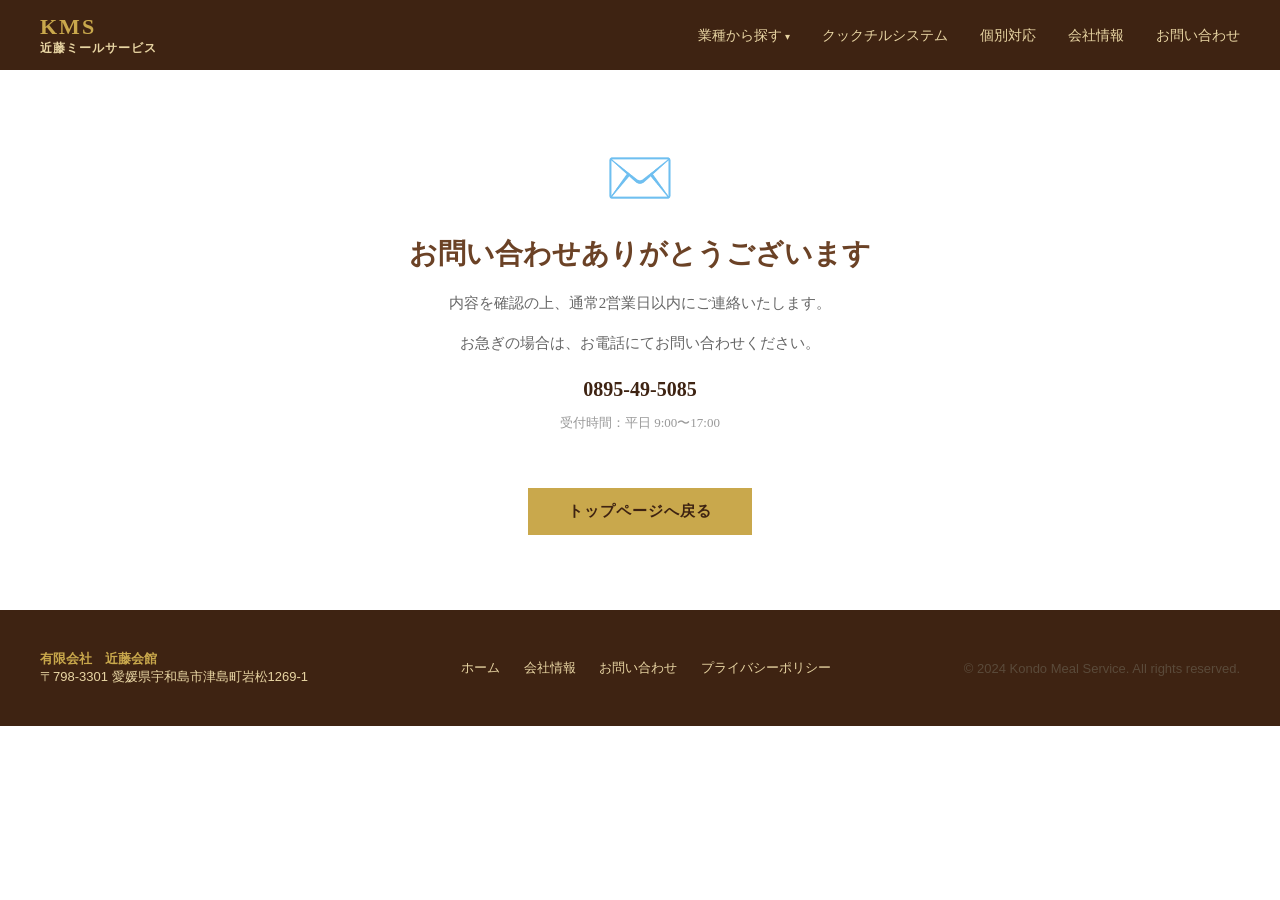
<file: thanks.html>
<!DOCTYPE html>
<html lang="ja">
<head>
  <meta charset="UTF-8">
  <meta name="viewport" content="width=device-width, initial-scale=1.0">
  <meta name="robots" content="noindex">
  <title>送信完了 | 近藤ミールサービス</title>
  <!-- Google Analytics -->
  <script async src="https://www.googletagmanager.com/gtag/js?id=G-E650L9RPHG"></script>
  <script>
    window.dataLayer = window.dataLayer || [];
    function gtag(){dataLayer.push(arguments);}
    gtag('js', new Date());
    gtag('config', 'G-E650L9RPHG');
    // コンバージョンイベント送信
    gtag('event', 'form_submit', {
      'event_category': 'contact',
      'event_label': 'inquiry_form'
    });
  </script>
  <link rel="stylesheet" href="style.css">
  <style>
    .thanks-section { min-height: 60vh; display: flex; align-items: center; justify-content: center; background: var(--white); }
    .thanks-box { text-align: center; max-width: 560px; padding: 64px 32px; }
    .thanks-icon { font-size: 56px; margin-bottom: 24px; }
    .thanks-box h2 { font-size: 28px; color: var(--brown); margin-bottom: 16px; }
    .thanks-box p { font-size: 15px; color: #666; line-height: 1.9; margin-bottom: 12px; }
    .thanks-box .note { font-size: 13px; color: #999; margin-top: 8px; }
    .thanks-box .back-btn { display: inline-block; margin-top: 40px; padding: 14px 40px; background: var(--gold); color: var(--brown-dark); font-weight: bold; font-size: 15px; letter-spacing: 1px; text-decoration: none; }
    .thanks-box .back-btn:hover { background: #e8c460; }
  </style>
</head>
<body>

<header>
  <a href="index.html" class="logo">KMS <span>近藤ミールサービス</span></a>
  <nav>
    <div class="nav-dropdown">
      <a href="#" class="nav-dropdown-toggle">業種から探す</a>
      <div class="dropdown-menu">
        <a href="hotel.html">ホテル・旅館</a>
        <a href="elderly.html">高齢者施設</a>
        <a href="school.html">学校・教育機関</a>
        <a href="jieitai.html">自衛隊</a>
      </div>
    </div>
    <a href="cookchil.html">クックチルシステム</a>
    <a href="custom.html">個別対応</a>
    <a href="company.html">会社情報</a>
    <a href="contact.html">お問い合わせ</a>
  </nav>
  <div class="hamburger" onclick="document.getElementById('mobileMenu').classList.toggle('open')">
    <span></span><span></span><span></span>
  </div>
</header>
<div class="mobile-menu" id="mobileMenu">
  <a href="hotel.html">ホテル・旅館</a>
  <a href="elderly.html">高齢者施設</a>
  <a href="school.html">学校・教育機関</a>
  <a href="jieitai.html">自衛隊</a>
  <a href="cookchil.html">クックチルシステム</a>
  <a href="custom.html">個別対応</a>
  <a href="company.html">会社情報</a>
  <a href="contact.html">お問い合わせ</a>
</div>

<div class="thanks-section">
  <div class="thanks-box">
    <div class="thanks-icon">✉️</div>
    <h2>お問い合わせありがとうございます</h2>
    <p>内容を確認の上、通常2営業日以内にご連絡いたします。</p>
    <p>お急ぎの場合は、お電話にてお問い合わせください。</p>
    <p><strong style="color: var(--brown-dark); font-size: 20px; font-family: Georgia;">0895-49-5085</strong><br>
    <span class="note">受付時間：平日 9:00〜17:00</span></p>
    <a href="index.html" class="back-btn">トップページへ戻る</a>
  </div>
</div>

<footer>
  <div><strong style="color: var(--gold);">有限会社　近藤会館</strong><br>〒798-3301 愛媛県宇和島市津島町岩松1269-1</div>
  <div>
    <a href="index.html">ホーム</a>
    <a href="company.html">会社情報</a>
    <a href="contact.html">お問い合わせ</a>
    <a href="privacy.html">プライバシーポリシー</a>
  </div>
  <div style="color: #5a4a3a;">© 2024 Kondo Meal Service. All rights reserved.</div>
</footer>

</body>
</html>
</file>
<file: style.css>
* { margin: 0; padding: 0; box-sizing: border-box; }

:root {
  --gold: #c9a84c;
  --gold-light: #e8d5a3;
  --brown: #6b4226;
  --brown-dark: #3e2312;
  --beige: #faf6ee;
  --beige-dark: #f0e8d6;
  --text: #333;
  --white: #fff;
}

body {
  font-family: 'Hiragino Mincho ProN', 'Yu Mincho', serif;
  color: var(--text);
  background: var(--white);
}

/* ── ナビ ── */
header {
  background: var(--brown-dark);
  padding: 0 40px;
  display: flex;
  align-items: center;
  justify-content: space-between;
  height: 70px;
  position: sticky;
  top: 0;
  z-index: 100;
}
.logo { color: var(--gold); font-size: 22px; font-weight: bold; letter-spacing: 2px; text-decoration: none; display: block; }
.logo span { font-size: 12px; color: var(--gold-light); display: block; letter-spacing: 1px; }
nav a {
  color: var(--gold-light);
  text-decoration: none;
  margin-left: 28px;
  font-size: 14px;
  font-family: 'Hiragino Kaku Gothic ProN', sans-serif;
}
nav a:hover, nav a.active { color: var(--gold); }
.hamburger {
  display: none;
  flex-direction: column;
  gap: 5px;
  cursor: pointer;
  padding: 4px;
}
.hamburger span { width: 24px; height: 2px; background: var(--gold); display: block; }
.mobile-menu {
  display: none;
  flex-direction: column;
  background: var(--brown-dark);
  padding: 16px 20px;
  border-top: 1px solid rgba(201,168,76,0.2);
}
.mobile-menu a {
  color: var(--gold-light);
  text-decoration: none;
  padding: 12px 0;
  font-size: 15px;
  font-family: 'Hiragino Kaku Gothic ProN', sans-serif;
  border-bottom: 1px solid rgba(201,168,76,0.1);
}
.mobile-menu.open { display: flex; }

/* ── ページヒーロー ── */
.page-hero {
  background: var(--brown-dark);
  padding: 80px 40px;
  text-align: center;
}
.page-hero .section-label { color: var(--gold); font-size: 12px; letter-spacing: 4px; font-family: sans-serif; margin-bottom: 12px; }
.page-hero h1 { color: var(--white); font-size: 40px; margin-bottom: 16px; }
.page-hero p { color: var(--gold-light); font-size: 16px; line-height: 1.8; }

/* ── セクション共通 ── */
section { padding: 80px 40px; }
.container { max-width: 1100px; margin: 0 auto; }
.section-label {
  font-family: 'Hiragino Kaku Gothic ProN', sans-serif;
  font-size: 12px;
  color: var(--gold);
  letter-spacing: 4px;
  text-transform: uppercase;
  margin-bottom: 8px;
}
h2 { font-size: 32px; color: var(--brown-dark); margin-bottom: 16px; }
.lead { font-size: 16px; color: #666; line-height: 1.9; margin-bottom: 48px; }

/* ── ボタン ── */
.btn-primary {
  background: var(--gold);
  color: var(--brown-dark);
  padding: 14px 36px;
  text-decoration: none;
  font-size: 15px;
  font-weight: bold;
  border-radius: 2px;
  font-family: 'Hiragino Kaku Gothic ProN', sans-serif;
  letter-spacing: 1px;
  display: inline-block;
}
.btn-primary:hover { background: #e8c460; }
.btn-secondary {
  border: 2px solid var(--gold);
  color: var(--gold);
  padding: 14px 36px;
  text-decoration: none;
  font-size: 15px;
  font-family: 'Hiragino Kaku Gothic ProN', sans-serif;
  border-radius: 2px;
  display: inline-block;
}
.btn-secondary:hover { background: rgba(201,168,76,0.1); }

/* ── CTA ── */
.cta-section { background: var(--brown); text-align: center; padding: 80px 40px; }
.cta-section h2 { color: var(--gold); font-size: 36px; margin-bottom: 16px; }
.cta-section p { color: var(--gold-light); font-size: 16px; margin-bottom: 40px; line-height: 1.8; }
.cta-buttons { display: flex; gap: 24px; justify-content: center; flex-wrap: wrap; }
.tel { color: var(--gold); font-size: 32px; font-family: Georgia, serif; margin-top: 32px; }
.tel span { font-size: 14px; display: block; color: var(--gold-light); font-family: sans-serif; }

/* ── フッター ── */
footer {
  background: var(--brown-dark);
  color: var(--gold-light);
  padding: 40px;
  font-family: sans-serif;
  font-size: 13px;
  display: flex;
  justify-content: space-between;
  align-items: center;
  flex-wrap: wrap;
  gap: 16px;
}
footer a { color: var(--gold-light); text-decoration: none; margin-left: 20px; }

/* ── サービスカード画像 ── */
.service-card .card-img { width: 100%; }

/* ── 導入フロー ── */
.flow-section { background: var(--beige); }
.flow-steps { display: grid; grid-template-columns: repeat(5, 1fr); gap: 0; margin-top: 48px; }
.flow-item { text-align: center; padding: 32px 16px; position: relative; }
.flow-item::after { content: "→"; position: absolute; right: -12px; top: 50%; transform: translateY(-50%); color: var(--gold); font-size: 20px; }
.flow-item:last-child::after { display: none; }
.flow-item .step-num { width: 40px; height: 40px; background: var(--gold); color: var(--brown-dark); border-radius: 50%; display: flex; align-items: center; justify-content: center; font-weight: bold; font-size: 16px; margin: 0 auto 12px; font-family: Georgia, serif; }
.flow-item h4 { font-size: 15px; color: var(--brown); margin-bottom: 8px; }
.flow-item p { font-size: 12px; color: #777; line-height: 1.6; font-family: sans-serif; }

/* ── ドロップダウン ── */
.nav-dropdown { position: relative; display: inline-block; margin-left: 28px; }
.nav-dropdown-toggle { color: var(--gold-light); text-decoration: none; font-size: 14px; font-family: 'Hiragino Kaku Gothic ProN', sans-serif; cursor: pointer; }
.nav-dropdown-toggle::after { content: " ▾"; font-size: 10px; }
.nav-dropdown:hover .nav-dropdown-toggle { color: var(--gold); }
.dropdown-menu { display: none; position: absolute; top: 100%; left: 0; background: var(--brown-dark); border: 1px solid rgba(201,168,76,0.3); min-width: 160px; z-index: 200; padding: 8px 0; }
.nav-dropdown:hover .dropdown-menu { display: block; }
.dropdown-menu a { display: block; color: var(--gold-light); text-decoration: none; padding: 10px 20px; font-size: 13px; font-family: 'Hiragino Kaku Gothic ProN', sans-serif; margin-left: 0; border-bottom: 1px solid rgba(201,168,76,0.1); }
.dropdown-menu a:hover { color: var(--gold); background: rgba(255,255,255,0.05); }
.dropdown-menu a:last-child { border-bottom: none; }

/* ── 業種カード ── */
.industry-section { background: var(--beige); }
.industry-cards { display: grid; grid-template-columns: repeat(2, 1fr); gap: 24px; margin-top: 48px; }
.industry-card { background: var(--white); border: 1px solid var(--gold-light); padding: 40px 32px; text-decoration: none; display: block; transition: border-color 0.2s, box-shadow 0.2s; }
.industry-card:hover { border-color: var(--gold); box-shadow: 0 4px 16px rgba(62,35,18,0.08); }
.industry-icon { font-size: 40px; margin-bottom: 16px; }
.industry-card h3 { font-size: 22px; color: var(--brown-dark); margin-bottom: 12px; }
.industry-card p { font-size: 14px; color: #666; line-height: 1.8; margin-bottom: 12px; }
.industry-achievement { font-size: 12px; color: var(--brown); font-family: sans-serif; margin-bottom: 16px; }
.industry-link { color: var(--gold); font-size: 14px; font-family: sans-serif; }

/* ── FAQ ── */
.faq-section { background: var(--white); }
.faq-list { margin-top: 48px; border-top: 1px solid var(--gold-light); }
.faq-item { border-bottom: 1px solid var(--gold-light); }
.faq-item summary { padding: 20px 0; cursor: pointer; font-size: 16px; color: var(--brown-dark); list-style: none; display: flex; justify-content: space-between; align-items: center; gap: 16px; }
.faq-item summary::-webkit-details-marker { display: none; }
.faq-item summary::after { content: "+"; color: var(--gold); font-size: 24px; font-weight: 300; flex-shrink: 0; }
.faq-item[open] summary::after { content: "–"; }
.faq-item p { padding: 0 0 20px; font-size: 15px; color: #555; line-height: 1.9; }

/* ── レスポンシブ ── */
@media (max-width: 768px) {
  header { padding: 0 20px; height: 60px; }
  nav { display: none; }
  .hamburger { display: flex; }

  .page-hero { padding: 56px 20px; }
  .page-hero h1 { font-size: 28px; }
  .page-hero p { font-size: 14px; }

  section { padding: 56px 20px; }
  h2 { font-size: 24px; }
  .lead { font-size: 14px; margin-bottom: 32px; }

  .industry-cards { grid-template-columns: 1fr; }
  .flow-steps { grid-template-columns: 1fr; }
  .flow-item::after { content: "↓"; right: 50%; top: unset; bottom: -16px; transform: translateX(50%); }
  .cta-section h2 { font-size: 26px; }
  .cta-buttons { flex-direction: column; align-items: center; }
  .tel { font-size: 26px; }

  footer { flex-direction: column; gap: 12px; text-align: center; padding: 32px 20px; }
  footer a { margin-left: 12px; }
}
</file>
